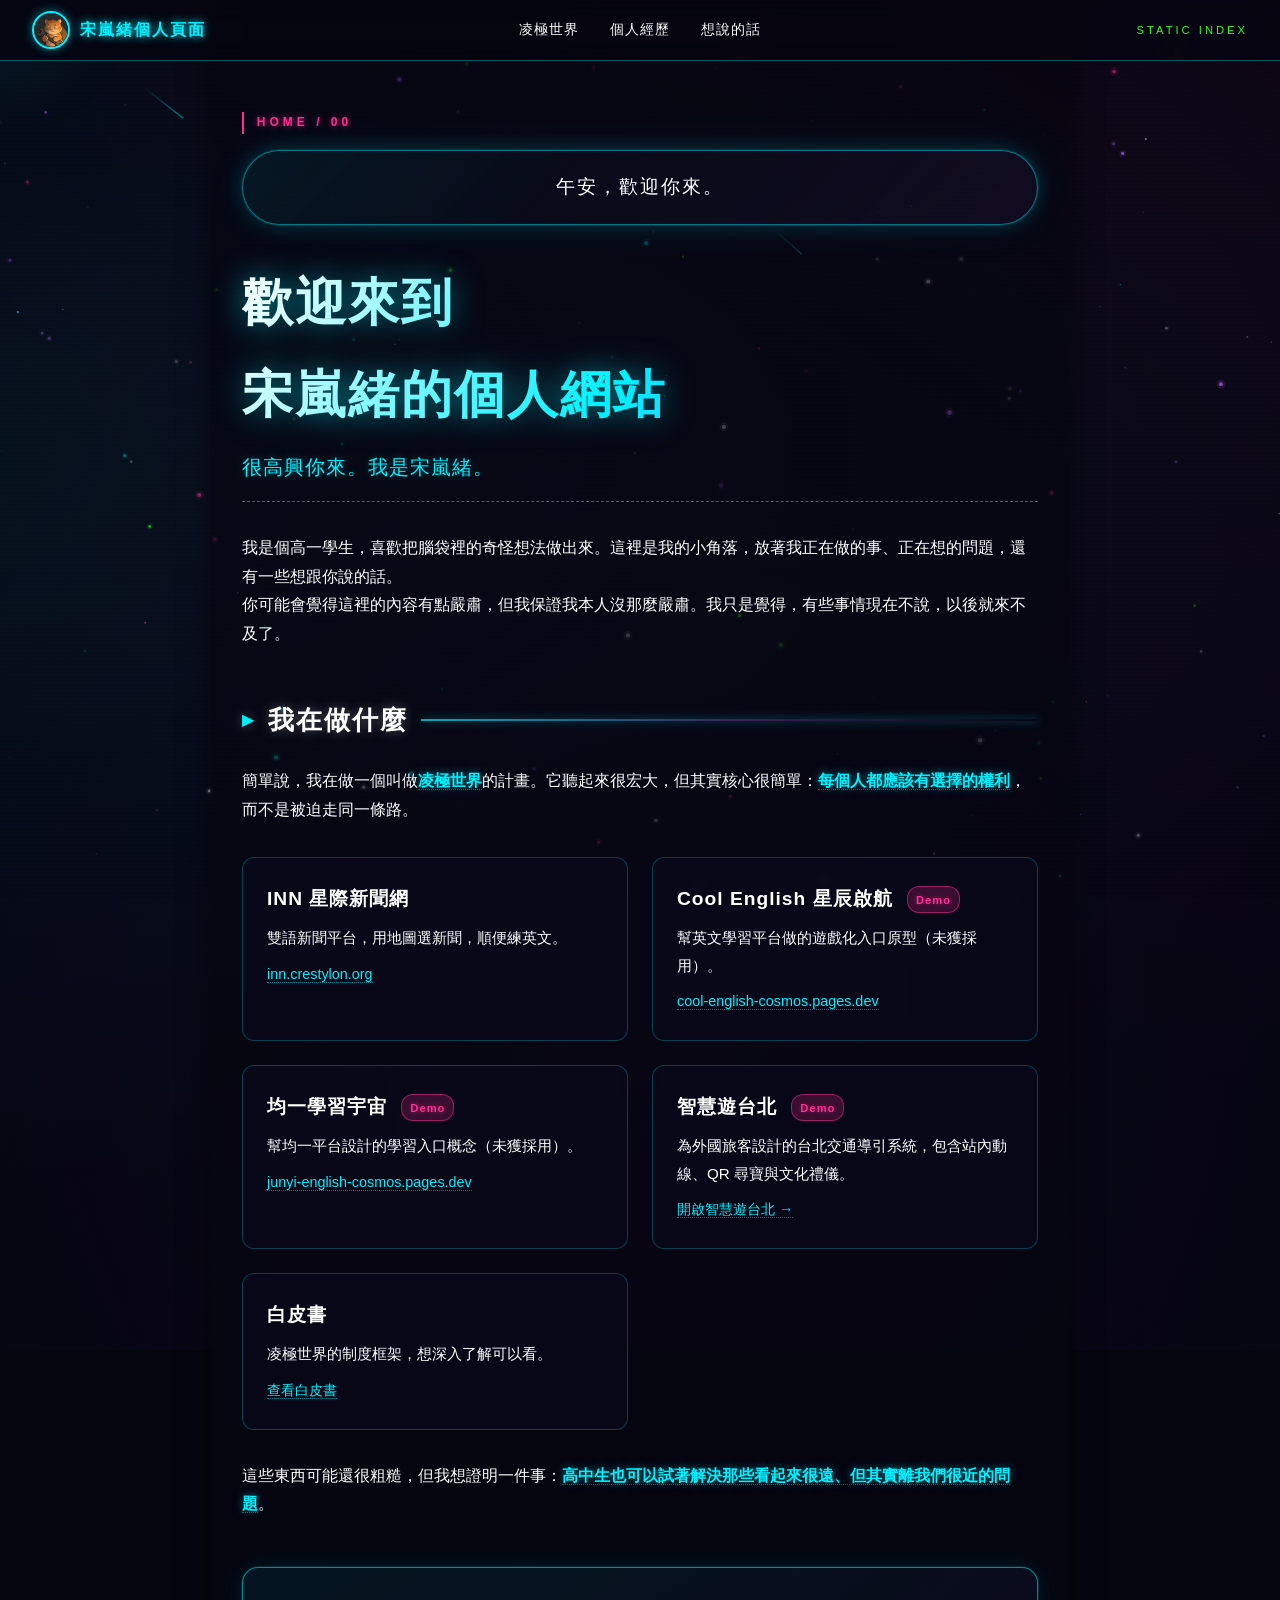
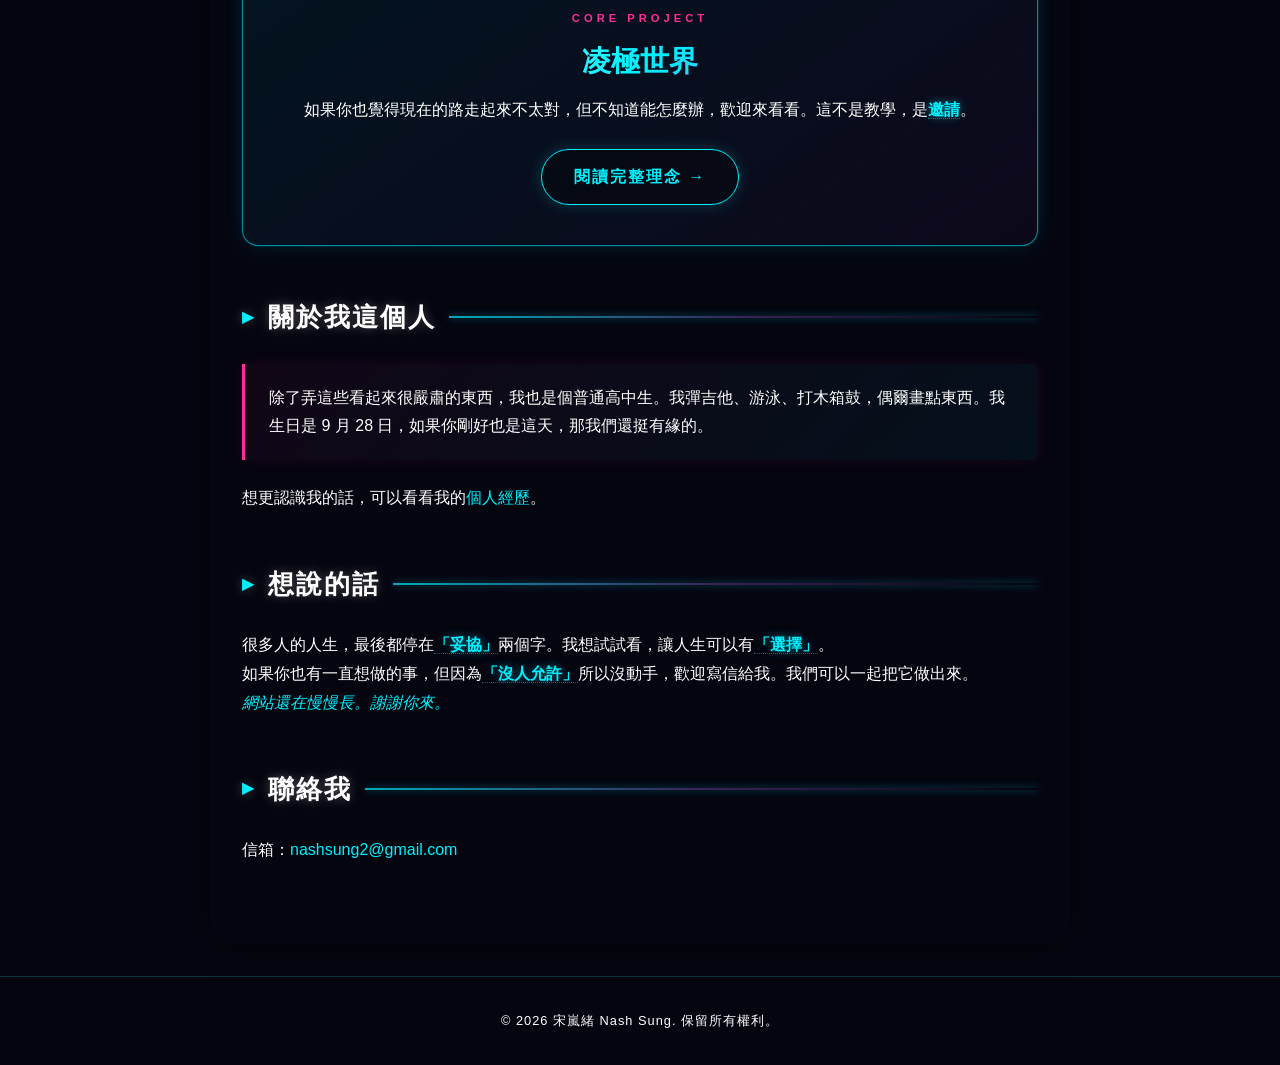
<file: index.html>
<!doctype html>
<html lang="zh-Hant">
  <head>
    <meta charset="utf-8" />
    <meta name="viewport" content="width=device-width, initial-scale=1" />
    <title>宋嵐緒的個人網站 — Nash Pages</title>
    <link rel="icon" type="image/png" href="assets/images/avatar-circle.png" />
    <link rel="stylesheet" href="assets/css/site.css" />
    <style>
      :root {
        --neon-cyan: #00f0ff;
        --neon-magenta: #ff2d95;
        --neon-purple: #b967ff;
        --neon-green: #39ff14;
        --bg-deep: #050510;
        --border-glow: rgba(0, 240, 255, 0.35);
        --ease-out-expo: cubic-bezier(0.22, 1, 0.36, 1);
        --ease-soft: cubic-bezier(0.4, 0, 0.2, 1);
      }
      * { box-sizing: border-box; }
      html { scroll-behavior: smooth; }
      body {
        margin: 0;
        background: var(--bg-deep);
        color: #ffffff;
        font-family: "Noto Sans TC", "微軟正黑體", "Microsoft JhengHei", sans-serif;
        line-height: 1.8;
        overflow-x: hidden;
        position: relative;
      }
      #particle-canvas {
        position: fixed;
        top: 0; left: 0;
        width: 100%; height: 100%;
        z-index: 0;
        pointer-events: none;
      }
      body::before {
        content: "";
        position: fixed;
        top: 0; left: 0;
        width: 100%; height: 100%;
        background: repeating-linear-gradient(
          0deg,
          transparent,
          transparent 2px,
          rgba(0, 0, 0, 0.025) 2px,
          rgba(0, 0, 0, 0.025) 4px
        );
        z-index: 1;
        pointer-events: none;
      }
      body::after {
        content: "";
        position: fixed;
        top: -50%; left: -50%;
        width: 200%; height: 200%;
        background:
          radial-gradient(ellipse at 20% 50%, rgba(0, 240, 255, 0.055) 0%, transparent 60%),
          radial-gradient(ellipse at 80% 20%, rgba(255, 45, 149, 0.045) 0%, transparent 60%),
          radial-gradient(ellipse at 50% 80%, rgba(185, 103, 255, 0.035) 0%, transparent 60%);
        z-index: 0;
        pointer-events: none;
        animation: nebula-drift 40s var(--ease-soft) infinite alternate;
        will-change: transform;
      }
      @keyframes nebula-drift {
        0%   { transform: translate(0, 0) scale(1); }
        33%  { transform: translate(-1.5%, 1%) scale(1.03); }
        66%  { transform: translate(1%, -0.8%) scale(0.97); }
        100% { transform: translate(-0.8%, -1.5%) scale(1.01); }
      }

      /* Header */
      .site-header {
        position: fixed !important;
        top: 0; left: 0; width: 100%;
        z-index: 100;
        background: rgba(5, 5, 16, 0.85) !important;
        backdrop-filter: blur(12px);
        -webkit-backdrop-filter: blur(12px);
        border-bottom: 1px solid var(--border-glow);
        padding: 0.6rem 2rem;
        display: flex;
        align-items: center;
        justify-content: center;
      }
      .site-brand {
        position: absolute;
        left: 2rem;
        display: flex;
        align-items: center;
        gap: 0.6rem;
        text-decoration: none;
        color: var(--neon-cyan) !important;
        font-weight: 700;
        letter-spacing: 2px;
        font-size: 1rem;
        text-shadow: 0 0 8px var(--neon-cyan);
        transition: color 0.4s var(--ease-out-expo),
                    text-shadow 0.4s var(--ease-out-expo);
      }
      .site-brand:hover {
        text-shadow: 0 0 14px var(--neon-cyan), 0 0 28px rgba(0, 240, 255, 0.5);
        color: #fff !important;
      }
      .site-brand-avatar {
        width: 38px;
        height: 38px;
        border-radius: 50%;
        object-fit: cover;
        border: 2px solid var(--neon-cyan);
        box-shadow: 0 0 10px rgba(0, 240, 255, 0.5);
        transition: box-shadow 0.4s var(--ease-out-expo);
      }
      .site-brand:hover .site-brand-avatar {
        box-shadow: 0 0 16px rgba(0, 240, 255, 0.75);
      }
      .site-brand-text {
        white-space: nowrap;
        color: var(--neon-cyan) !important;
      }
      .site-nav {
        display: flex;
        align-items: center;
        gap: 0.2rem;
        flex-wrap: wrap;
        justify-content: center;
      }
      .site-nav a {
        color: #ffffff !important;
        text-decoration: none;
        padding: 0.4rem 0.8rem;
        letter-spacing: 1px;
        font-size: 0.9rem;
        transition: color 0.35s var(--ease-out-expo),
                    border-color 0.35s var(--ease-out-expo),
                    text-shadow 0.35s var(--ease-out-expo),
                    background 0.35s var(--ease-out-expo);
        border: 1px solid transparent;
      }
      .site-nav a:hover,
      .site-nav a.active {
        color: var(--neon-cyan) !important;
        border-color: var(--neon-cyan);
        text-shadow: 0 0 8px var(--neon-cyan);
        background: rgba(0, 240, 255, 0.12);
      }
      .site-status {
        position: absolute;
        right: 2rem;
        color: var(--neon-green) !important;
        font-size: 0.7rem;
        letter-spacing: 3px;
        animation: pulse-status 2.8s var(--ease-soft) infinite;
        white-space: nowrap;
      }
      @keyframes pulse-status {
        0%, 100% {
          opacity: 1;
          text-shadow: 0 0 6px var(--neon-green), 0 0 12px rgba(57, 255, 20, 0.35);
        }
        50% {
          opacity: 0.45;
          text-shadow: none;
        }
      }

      /* Content */
      .page-content {
        position: relative;
        z-index: 2;
        max-width: 860px;
        margin: 0 auto;
        padding: 7rem 2rem 5rem;
        background: rgba(5, 5, 16, 0.6);
        border-radius: 12px;
        box-shadow: 0 0 30px rgba(0, 0, 0, 0.5);
      }
      .page-kicker {
        color: var(--neon-magenta) !important;
        font-size: 0.75rem;
        letter-spacing: 4px;
        text-transform: uppercase;
        border-left: 2px solid var(--neon-magenta);
        padding-left: 0.8rem;
        text-shadow: 0 0 6px rgba(255, 45, 149, 0.7);
        font-weight: 600;
        margin-bottom: 1rem;
      }

      /* ===== 精緻問候框（無旋轉切割問題） ===== */
      .greeting-box {
        margin-bottom: 2rem;
        padding: 1.2rem 1.8rem;
        border: 1px solid rgba(0, 240, 255, 0.45);
        border-radius: 50px;
        background: linear-gradient(
          135deg,
          rgba(0, 240, 255, 0.07) 0%,
          rgba(10, 12, 28, 0.85) 40%,
          rgba(185, 103, 255, 0.06) 100%
        );
        color: #ffffff !important;
        font-size: 1.2rem;
        letter-spacing: 2px;
        text-align: center;
        position: relative;
        overflow: hidden;
        box-shadow:
          0 0 0 1px rgba(0, 240, 255, 0.12),
          0 0 18px rgba(0, 240, 255, 0.18),
          0 0 40px rgba(0, 240, 255, 0.08);
        transition: box-shadow 0.6s var(--ease-out-expo),
                    border-color 0.6s var(--ease-out-expo);
        animation: greeting-breathe 4.5s var(--ease-soft) infinite;
      }
      .greeting-box:hover {
        border-color: rgba(0, 240, 255, 0.7);
        box-shadow:
          0 0 0 1px rgba(0, 240, 255, 0.25),
          0 0 24px rgba(0, 240, 255, 0.28),
          0 0 50px rgba(0, 240, 255, 0.12);
      }
      @keyframes greeting-breathe {
        0%, 100% {
          box-shadow:
            0 0 0 1px rgba(0, 240, 255, 0.12),
            0 0 18px rgba(0, 240, 255, 0.18),
            0 0 40px rgba(0, 240, 255, 0.08);
        }
        50% {
          box-shadow:
            0 0 0 1px rgba(0, 240, 255, 0.22),
            0 0 26px rgba(0, 240, 255, 0.28),
            0 0 55px rgba(0, 240, 255, 0.14);
        }
      }

      h1 {
        font-size: clamp(2rem, 5vw, 3.2rem);
        font-weight: 900;
        letter-spacing: 2px;
        background: linear-gradient(120deg, #ffffff, var(--neon-cyan), var(--neon-purple));
        -webkit-background-clip: text;
        background-clip: text;
        color: transparent;
        filter: drop-shadow(0 0 15px rgba(0, 240, 255, 0.5));
        animation: title-glow 5s var(--ease-soft) infinite alternate;
        margin: 1rem 0 0.5rem;
      }
      @keyframes title-glow {
        0%   { filter: drop-shadow(0 0 12px rgba(0, 240, 255, 0.45)); }
        100% { filter: drop-shadow(0 0 22px rgba(185, 103, 255, 0.6)); }
      }
      .lead {
        font-size: 1.25rem;
        color: var(--neon-cyan) !important;
        border-bottom: 1px dashed rgba(0, 240, 255, 0.5);
        padding-bottom: 1rem;
        letter-spacing: 1px;
        font-weight: 500;
        text-shadow: 0 0 10px rgba(0, 240, 255, 0.3);
        margin-bottom: 2rem;
      }
      .section-title {
        position: relative;
        margin-top: 3rem;
        margin-bottom: 1.5rem;
        font-size: 1.6rem;
        font-weight: 700;
        letter-spacing: 2px;
        color: #ffffff !important;
        text-shadow: 0 0 12px rgba(255, 255, 255, 0.3);
        display: flex;
        align-items: center;
        gap: 0.8rem;
      }
      .section-title::before {
        content: "▸";
        color: var(--neon-cyan) !important;
        font-size: 1.4rem;
      }
      .section-title::after {
        content: "";
        flex: 1;
        height: 2px;
        background: linear-gradient(90deg, rgba(0, 240, 255, 0.7), rgba(185, 103, 255, 0.3), transparent);
        box-shadow: 0 0 8px rgba(0, 240, 255, 0.5);
      }

      /* Project cards */
      .project-grid {
        display: grid;
        grid-template-columns: repeat(auto-fit, minmax(260px, 1fr));
        gap: 1.5rem;
        margin: 2rem 0;
      }
      .project-card {
        background: rgba(10, 10, 30, 0.5);
        border: 1px solid rgba(0, 240, 255, 0.25);
        border-radius: 12px;
        padding: 1.5rem;
        transition: border-color 0.45s var(--ease-out-expo),
                    box-shadow 0.45s var(--ease-out-expo),
                    transform 0.5s var(--ease-out-expo);
        position: relative;
        overflow: hidden;
        backdrop-filter: blur(4px);
      }
      .project-card::before {
        content: "";
        position: absolute;
        top: 0; left: 0;
        width: 100%; height: 2px;
        background: linear-gradient(90deg, transparent, var(--neon-cyan), transparent);
        opacity: 0;
        transition: opacity 0.45s var(--ease-out-expo);
      }
      .project-card::after {
        content: "";
        position: absolute;
        top: 0; right: 0;
        width: 100%; height: 100%;
        background: radial-gradient(circle at top right, rgba(0, 240, 255, 0.1), transparent 70%);
        opacity: 0;
        transition: opacity 0.45s var(--ease-out-expo);
      }
      .project-card:hover {
        border-color: rgba(0, 240, 255, 0.75);
        box-shadow: 0 8px 28px rgba(0, 240, 255, 0.28), 0 0 50px rgba(185, 103, 255, 0.12);
        transform: translateY(-6px);
      }
      .project-card:hover::before,
      .project-card:hover::after {
        opacity: 1;
      }
      .project-card h3 {
        margin: 0 0 0.5rem;
        font-size: 1.2rem;
        color: #ffffff !important;
        letter-spacing: 1px;
        position: relative;
        z-index: 1;
      }
      .project-card p {
        margin: 0 0 0.5rem;
        color: #ffffff !important;
        font-size: 0.95rem;
        position: relative;
        z-index: 1;
      }
      .project-card a {
        color: var(--neon-cyan) !important;
        text-decoration: none;
        border-bottom: 1px dotted rgba(0, 240, 255, 0.5);
        transition: color 0.35s var(--ease-out-expo),
                    text-shadow 0.35s var(--ease-out-expo);
        font-size: 0.9rem;
        position: relative;
        z-index: 1;
      }
      .project-card a:hover {
        color: #ffffff !important;
        text-shadow: 0 0 10px var(--neon-cyan);
      }
      .badge {
        display: inline-block;
        padding: 0.15rem 0.5rem;
        border-radius: 12px;
        font-size: 0.7rem;
        font-weight: 700;
        letter-spacing: 1px;
        margin-left: 0.5rem;
        vertical-align: middle;
        background: rgba(255, 45, 149, 0.2);
        color: var(--neon-magenta) !important;
        border: 1px solid rgba(255, 45, 149, 0.5);
        text-shadow: 0 0 4px rgba(255, 45, 149, 0.5);
      }
      .highlight {
        color: var(--neon-cyan) !important;
        font-weight: 700;
        text-shadow: 0 0 8px rgba(0, 240, 255, 0.5);
        border-bottom: 1px dotted rgba(0, 240, 255, 0.4);
      }
      .about-highlight {
        background: linear-gradient(135deg, rgba(255, 45, 149, 0.05), rgba(0, 240, 255, 0.05));
        border-left: 3px solid var(--neon-magenta);
        padding: 1.2rem 1.5rem;
        border-radius: 0 8px 8px 0;
        margin: 1.5rem 0;
        box-shadow: 0 0 15px rgba(255, 45, 149, 0.1);
      }

      /* Callout */
      .crestylon-callout {
        margin-top: 3rem;
        padding: 2.5rem 2rem;
        border: 1px solid rgba(0, 240, 255, 0.55);
        border-radius: 16px;
        background: linear-gradient(145deg, rgba(0, 240, 255, 0.07), rgba(185, 103, 255, 0.05));
        text-align: center;
        position: relative;
        overflow: hidden;
        box-shadow:
          0 0 0 1px rgba(0, 240, 255, 0.1),
          0 0 25px rgba(0, 240, 255, 0.12);
        animation: callout-breathe 5.5s var(--ease-soft) infinite;
      }
      @keyframes callout-breathe {
        0%, 100% {
          box-shadow:
            0 0 0 1px rgba(0, 240, 255, 0.1),
            0 0 25px rgba(0, 240, 255, 0.12);
        }
        50% {
          box-shadow:
            0 0 0 1px rgba(0, 240, 255, 0.2),
            0 0 32px rgba(0, 240, 255, 0.2),
            0 0 50px rgba(185, 103, 255, 0.1);
        }
      }
      .callout-label {
        color: var(--neon-magenta) !important;
        font-size: 0.7rem;
        letter-spacing: 4px;
        font-weight: 600;
        margin-bottom: 0.5rem;
        position: relative;
        z-index: 1;
      }
      .callout-title {
        font-size: 1.8rem;
        font-weight: 900;
        background: linear-gradient(120deg, #fff, var(--neon-cyan), var(--neon-purple));
        -webkit-background-clip: text;
        background-clip: text;
        color: transparent;
        margin: 0 0 0.5rem;
        position: relative;
        z-index: 1;
      }
      .callout-text {
        color: #ffffff !important;
        margin-bottom: 1.5rem;
        position: relative;
        z-index: 1;
      }
      .callout-button {
        display: inline-block;
        padding: 0.8rem 2rem;
        border: 1px solid var(--neon-cyan);
        border-radius: 50px;
        color: var(--neon-cyan) !important;
        font-weight: 600;
        letter-spacing: 2px;
        text-decoration: none;
        transition: all 0.45s var(--ease-out-expo);
        position: relative;
        z-index: 1;
        background: rgba(0, 0, 0, 0.3);
        box-shadow: 0 0 15px rgba(0, 240, 255, 0.2);
      }
      .callout-button:hover {
        background: rgba(0, 240, 255, 0.15);
        color: #ffffff !important;
        box-shadow: 0 0 30px rgba(0, 240, 255, 0.45);
        transform: scale(1.04);
      }

      .site-footer {
        position: relative;
        z-index: 2;
        text-align: center;
        padding: 2rem;
        color: #ffffff !important;
        font-size: 0.8rem;
        letter-spacing: 1px;
        border-top: 1px solid rgba(0, 240, 255, 0.2);
        margin-top: 2rem;
      }
      #cursor-glow {
        position: fixed;
        width: 280px;
        height: 280px;
        border-radius: 50%;
        background: radial-gradient(circle, rgba(0, 240, 255, 0.07) 0%, transparent 70%);
        pointer-events: none;
        z-index: 0;
        transform: translate(-50%, -50%);
        transition: opacity 0.3s;
      }

      /* Reveal animation helper */
      .reveal {
        opacity: 0;
        transform: translateY(18px);
        transition: opacity 0.7s var(--ease-out-expo),
                    transform 0.7s var(--ease-out-expo);
      }
      .reveal.visible {
        opacity: 1;
        transform: translateY(0);
      }
      .reveal-delay-1 { transition-delay: 0.08s; }
      .reveal-delay-2 { transition-delay: 0.16s; }
      .reveal-delay-3 { transition-delay: 0.24s; }

      @media (max-width: 600px) {
        .site-header {
          position: relative;
          flex-direction: column;
          align-items: center;
          padding: 0.5rem 1rem;
          height: auto;
        }
        .site-brand { position: static; margin-bottom: 0.3rem; }
        .site-nav {
          width: 100%;
          justify-content: center;
          flex-wrap: wrap;
          gap: 0.2rem;
        }
        .site-nav a {
          padding: 0.3rem 0.6rem;
          font-size: 0.8rem;
          margin: 0;
        }
        .site-status {
          position: static;
          margin-top: 0.3rem;
        }
        .page-content {
          padding: 6rem 1.2rem 3rem;
          background: rgba(5, 5, 16, 0.8);
        }
        .project-grid { grid-template-columns: 1fr; }
      }
    </style>
  </head>
  <body>
    <canvas id="particle-canvas"></canvas>
    <div id="cursor-glow"></div>

    <header class="site-header" data-site-navigation>
      <a class="site-brand" href="/" aria-label="宋嵐緒個人頁面首頁">
        <img
          class="site-brand-avatar"
          src="assets/images/avatar-circle.png"
          alt="宋嵐緒的角色插圖"
        />
        <span class="site-brand-text">宋嵐緒個人頁面</span>
      </a>
      <nav class="site-nav" aria-label="網站導覽" data-navigation-list></nav>
      <span class="site-status">STATIC INDEX</span>
    </header>

    <main class="page-content content-text">
      <p class="page-kicker reveal visible">HOME / 00</p>
      <div class="greeting-box reveal visible" id="greeting">載入中...</div>
      <h1 class="reveal visible">歡迎來到<br>宋嵐緒的個人網站</h1>
      <p class="lead reveal visible">很高興你來。我是宋嵐緒。</p>
      <p class="reveal reveal-delay-1">
        我是個高一學生，喜歡把腦袋裡的奇怪想法做出來。這裡是我的小角落，放著我正在做的事、正在想的問題，還有一些想跟你說的話。
      </p>
      <p class="reveal reveal-delay-2">
        你可能會覺得這裡的內容有點嚴肅，但我保證我本人沒那麼嚴肅。我只是覺得，有些事情現在不說，以後就來不及了。
      </p>

      <h2 class="section-title reveal">我在做什麼</h2>
      <p class="reveal reveal-delay-1">
        簡單說，我在做一個叫做<span class="highlight">凌極世界</span>的計畫。它聽起來很宏大，但其實核心很簡單：<span class="highlight">每個人都應該有選擇的權利</span>，而不是被迫走同一條路。
      </p>

      <div class="project-grid">
        <div class="project-card reveal reveal-delay-1">
          <h3>INN 星際新聞網</h3>
          <p>雙語新聞平台，用地圖選新聞，順便練英文。</p>
          <a href="https://inn.crestylon.org" target="_blank" rel="noreferrer">inn.crestylon.org</a>
        </div>
        <div class="project-card reveal reveal-delay-1">
          <h3>Cool English 星辰啟航 <span class="badge">Demo</span></h3>
          <p>幫英文學習平台做的遊戲化入口原型（未獲採用）。</p>
          <a href="https://cool-english-cosmos.pages.dev" target="_blank" rel="noreferrer">cool-english-cosmos.pages.dev</a>
        </div>
        <div class="project-card reveal reveal-delay-2">
          <h3>均一學習宇宙 <span class="badge">Demo</span></h3>
          <p>幫均一平台設計的學習入口概念（未獲採用）。</p>
          <a href="https://junyi-english-cosmos.pages.dev" target="_blank" rel="noreferrer">junyi-english-cosmos.pages.dev</a>
        </div>
        <div class="project-card reveal reveal-delay-2">
          <h3>智慧遊台北 <span class="badge">Demo</span></h3>
          <p>為外國旅客設計的台北交通導引系統，包含站內動線、QR 尋寶與文化禮儀。</p>
          <a href="pages/bus-system.html">開啟智慧遊台北 →</a>
        </div>
        <div class="project-card reveal reveal-delay-2">
          <h3>白皮書</h3>
          <p>凌極世界的制度框架，想深入了解可以看。</p>
          <a href="https://drive.google.com/file/d/1BlAY-MZT3m6V2fi6ZN6QS2MGVLwHD58V/view" target="_blank" rel="noreferrer">查看白皮書</a>
        </div>
      </div>

      <p class="reveal reveal-delay-3">
        這些東西可能還很粗糙，但我想證明一件事：<span class="highlight">高中生也可以試著解決那些看起來很遠、但其實離我們很近的問題</span>。
      </p>

      <div class="crestylon-callout reveal reveal-delay-2">
        <p class="callout-label">CORE PROJECT</p>
        <h2 class="callout-title">凌極世界</h2>
        <p class="callout-text">
          如果你也覺得現在的路走起來不太對，但不知道能怎麼辦，歡迎來看看。這不是教學，是<span class="highlight">邀請</span>。
        </p>
        <a class="callout-button" href="pages/crestylon.html">閱讀完整理念 →</a>
      </div>

      <h2 class="section-title reveal">關於我這個人</h2>
      <div class="about-highlight reveal reveal-delay-1">
        <p style="margin:0;">
          除了弄這些看起來很嚴肅的東西，我也是個普通高中生。我彈吉他、游泳、打木箱鼓，偶爾畫點東西。我生日是 9 月 28 日，如果你剛好也是這天，那我們還挺有緣的。
        </p>
      </div>
      <p class="reveal reveal-delay-2">
        想更認識我的話，可以看看我的<a href="pages/experience.html">個人經歷</a>。
      </p>

      <h2 class="section-title reveal">想說的話</h2>
      <p class="reveal reveal-delay-1">
        很多人的人生，最後都停在<span class="highlight">「妥協」</span>兩個字。我想試試看，讓人生可以有<span class="highlight">「選擇」</span>。
      </p>
      <p class="reveal reveal-delay-2">
        如果你也有一直想做的事，但因為<span class="highlight">「沒人允許」</span>所以沒動手，歡迎寫信給我。我們可以一起把它做出來。
      </p>
      <p class="reveal reveal-delay-3" style="font-style: italic; color: var(--neon-cyan) !important;">
        網站還在慢慢長。謝謝你來。
      </p>

      <h2 class="section-title reveal">聯絡我</h2>
      <p class="reveal reveal-delay-1">
        信箱：<a href="mailto:nashsung2@gmail.com">nashsung2@gmail.com</a>
      </p>
    </main>

    <footer class="site-footer">
      © 2026 宋嵐緒 Nash Sung. 保留所有權利。
    </footer>

    <script src="assets/js/nav.js"></script>
    <script>
      (function () {
        /* Greeting */
        const greetingBox = document.getElementById("greeting");
        if (greetingBox) {
          const hour = new Date().getHours();
          let greetingText = "";
          if (hour >= 5 && hour < 12) greetingText = "早安，歡迎你來。";
          else if (hour >= 12 && hour < 18) greetingText = "午安，歡迎你來。";
          else if (hour >= 18 && hour < 23) greetingText = "晚安，歡迎你來。";
          else greetingText = "凌晨好，歡迎你來。";
          greetingBox.textContent = greetingText;
        }

        /* Particles */
        const canvas = document.getElementById("particle-canvas");
        if (!canvas) return;
        const ctx = canvas.getContext("2d");
        let width, height;
        let particles = [];
        let mouseX = -9999, mouseY = -9999;
        let targetScrollY = window.scrollY;
        let smoothScrollY = targetScrollY;

        function resize() {
          width = canvas.width = window.innerWidth;
          height = canvas.height = window.innerHeight;
        }
        resize();
        window.addEventListener("resize", resize);

        const COLORS = [
          "rgba(0, 240, 255,",
          "rgba(255, 45, 149,",
          "rgba(185, 103, 255,",
          "rgba(255, 255, 255,",
          "rgba(57, 255, 20,",
        ];

        class Particle {
          constructor() {
            this.reset();
            this.z = Math.random();
          }
          reset() {
            this.x = Math.random() * width;
            this.y = Math.random() * height;
            this.size = Math.random() * 1.8 + 0.4;
            this.speedX = (Math.random() - 0.5) * 0.25;
            this.speedY = (Math.random() - 0.5) * 0.18 - 0.04;
            this.color = COLORS[Math.floor(Math.random() * COLORS.length)];
            this.opacity = Math.random() * 0.55 + 0.2;
            this.twinkleSpeed = Math.random() * 0.018 + 0.004;
            this.twinklePhase = Math.random() * Math.PI * 2;
          }
          update() {
            this.x += this.speedX;
            this.y += this.speedY;
            this.twinklePhase += this.twinkleSpeed;
            if (this.x < -10 || this.x > width + 10 || this.y < -10 || this.y > height + 10) {
              this.reset();
            }
          }
          draw() {
            const twinkle = Math.sin(this.twinklePhase) * 0.28 + 0.72;
            const alpha = this.opacity * twinkle;
            const size = this.size * twinkle + 0.25;
            ctx.beginPath();
            ctx.arc(this.x, this.y, size, 0, Math.PI * 2);
            ctx.fillStyle = this.color + alpha + ")";
            ctx.fill();
            if (this.size > 1.1) {
              ctx.beginPath();
              ctx.arc(this.x, this.y, size * 2.2, 0, Math.PI * 2);
              ctx.fillStyle = this.color + (alpha * 0.18) + ")";
              ctx.fill();
            }
          }
        }

        class ShootingStar {
          constructor() { this.spawn(); }
          spawn() {
            this.x = Math.random() * width * 1.2 - width * 0.1;
            this.y = Math.random() * height * 0.4;
            this.length = Math.random() * 70 + 35;
            this.speed = Math.random() * 3.5 + 2.8;
            this.angle = Math.PI / 4 + (Math.random() - 0.5) * 0.25;
            this.opacity = Math.random() * 0.65 + 0.3;
            this.life = 0;
            this.maxLife = 55 + Math.random() * 35;
            this.color = Math.random() > 0.5 ? "0, 240, 255" : "255, 45, 149";
          }
          update() {
            this.x += Math.cos(this.angle) * this.speed;
            this.y += Math.sin(this.angle) * this.speed;
            this.life++;
            if (this.life > this.maxLife || this.x > width + 100 || this.y > height + 100) {
              this.spawn();
            }
          }
          draw() {
            const fade = this.life < 12
              ? this.life / 12
              : 1 - (this.life - 12) / this.maxLife;
            const gradient = ctx.createLinearGradient(
              this.x, this.y,
              this.x - Math.cos(this.angle) * this.length,
              this.y - Math.sin(this.angle) * this.length
            );
            gradient.addColorStop(0, "rgba(" + this.color + ", " + (this.opacity * fade) + ")");
            gradient.addColorStop(1, "rgba(" + this.color + ", 0)");
            ctx.beginPath();
            ctx.moveTo(this.x, this.y);
            ctx.lineTo(
              this.x - Math.cos(this.angle) * this.length,
              this.y - Math.sin(this.angle) * this.length
            );
            ctx.strokeStyle = gradient;
            ctx.lineWidth = 1.4;
            ctx.stroke();
          }
        }

        const particleCount = Math.min(140, Math.floor(window.innerWidth / 7));
        for (let i = 0; i < particleCount; i++) {
          particles.push(new Particle());
        }
        const shootingStars = [];
        for (let i = 0; i < 2; i++) {
          shootingStars.push(new ShootingStar());
        }

        document.addEventListener("mousemove", (e) => {
          mouseX = e.clientX;
          mouseY = e.clientY;
          const glow = document.getElementById("cursor-glow");
          if (glow) {
            glow.style.left = mouseX + "px";
            glow.style.top = mouseY + "px";
          }
        });

        window.addEventListener("scroll", () => {
          targetScrollY = window.scrollY;
        }, { passive: true });

        function animate() {
          smoothScrollY += (targetScrollY - smoothScrollY) * 0.08;
          ctx.clearRect(0, 0, width, height);

          particles.forEach((p) => {
            p.update();
            const parallaxY = p.y - smoothScrollY * p.z * 0.12;
            const drawY = ((parallaxY % height) + height) % height;
            const originalY = p.y;
            p.y = drawY;
            p.draw();
            p.y = originalY;
          });

          shootingStars.forEach((s) => {
            s.update();
            s.draw();
          });

          if (mouseX > -9999) {
            particles.forEach((p) => {
              const dx = p.x - mouseX;
              const dy = p.y - mouseY;
              const dist = Math.sqrt(dx * dx + dy * dy);
              if (dist < 110) {
                const force = ((110 - dist) / 110) * 0.4;
                p.x += (dx / dist) * force;
                p.y += (dy / dist) * force;
              }
            });
          }

          requestAnimationFrame(animate);
        }
        animate();

        /* Reveal on scroll */
        const observer = new IntersectionObserver(
          (entries) => {
            entries.forEach((entry) => {
              if (entry.isIntersecting) {
                entry.target.classList.add("visible");
              }
            });
          },
          { threshold: 0.12, rootMargin: "0px 0px -40px 0px" }
        );
        document.querySelectorAll(".reveal").forEach((el) => {
          if (!el.classList.contains("visible")) {
            observer.observe(el);
          }
        });
      })();
    </script>
  </body>
</html>
</file>
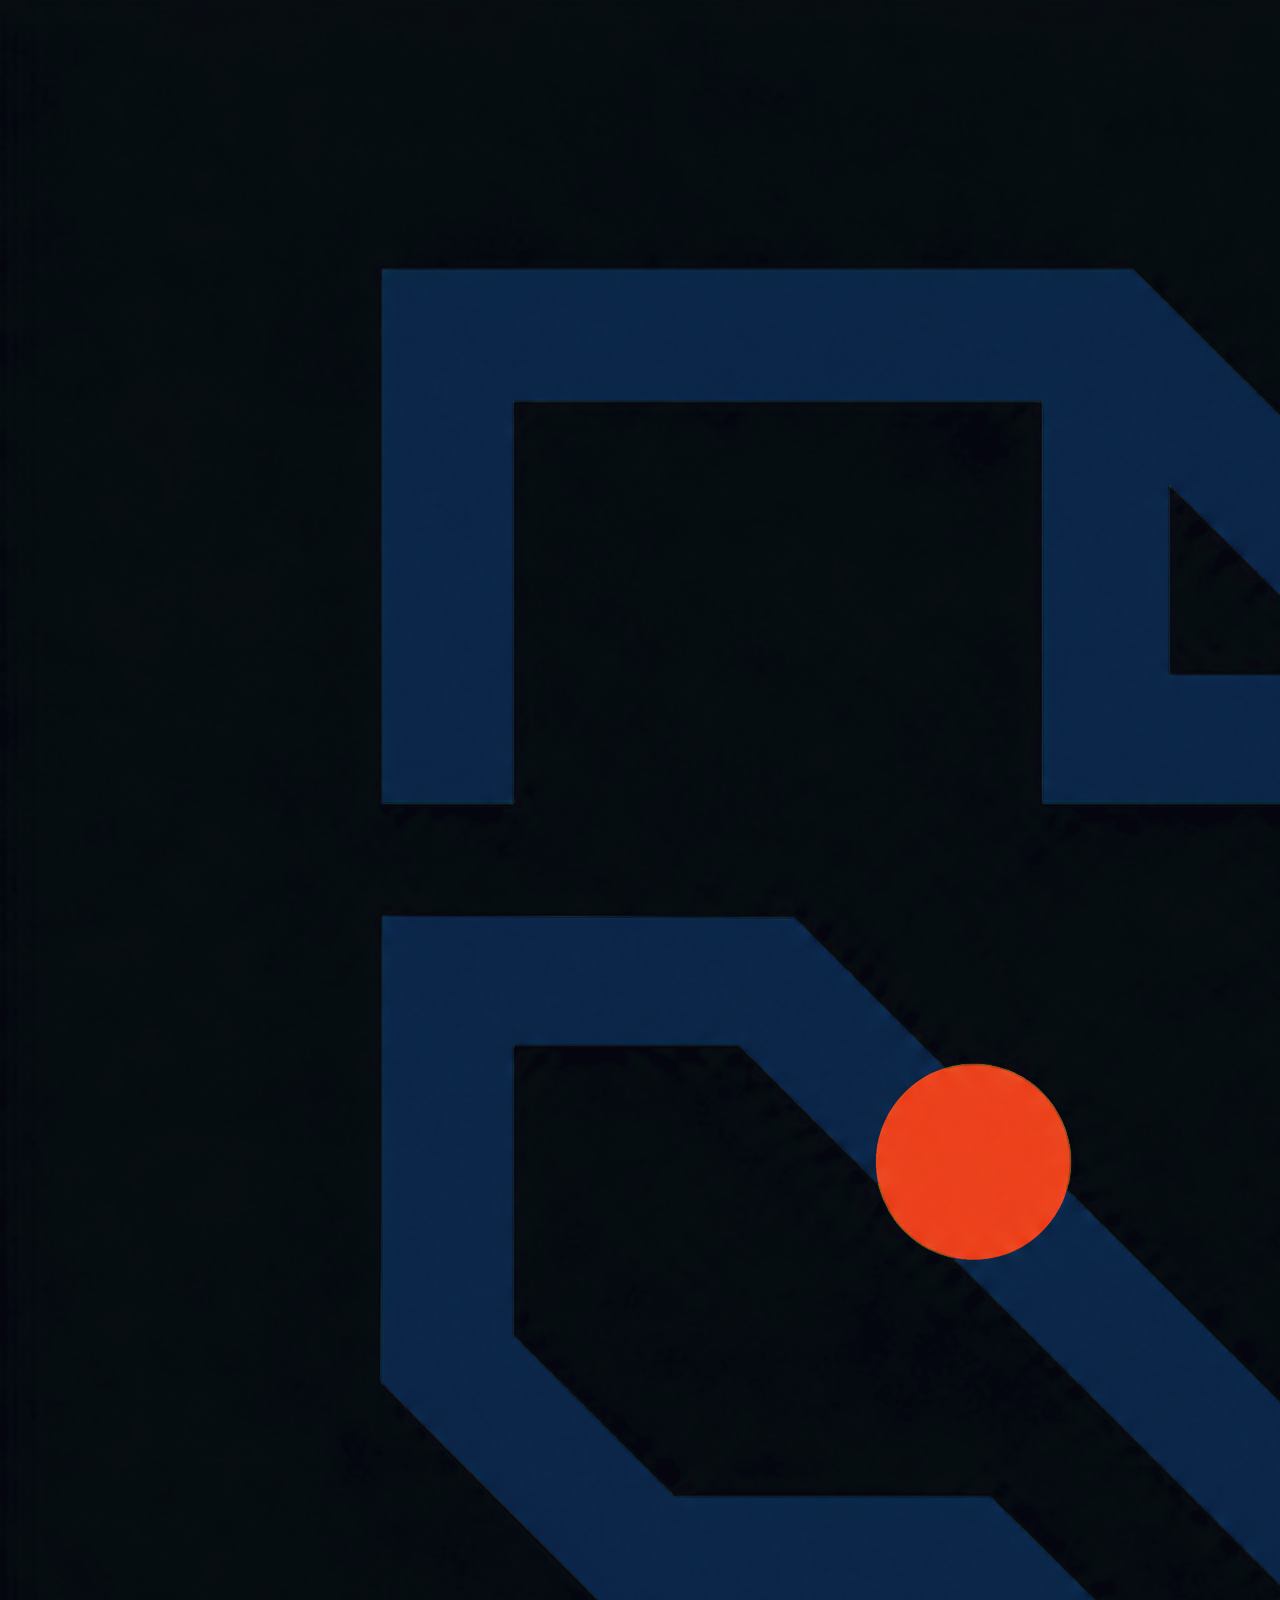
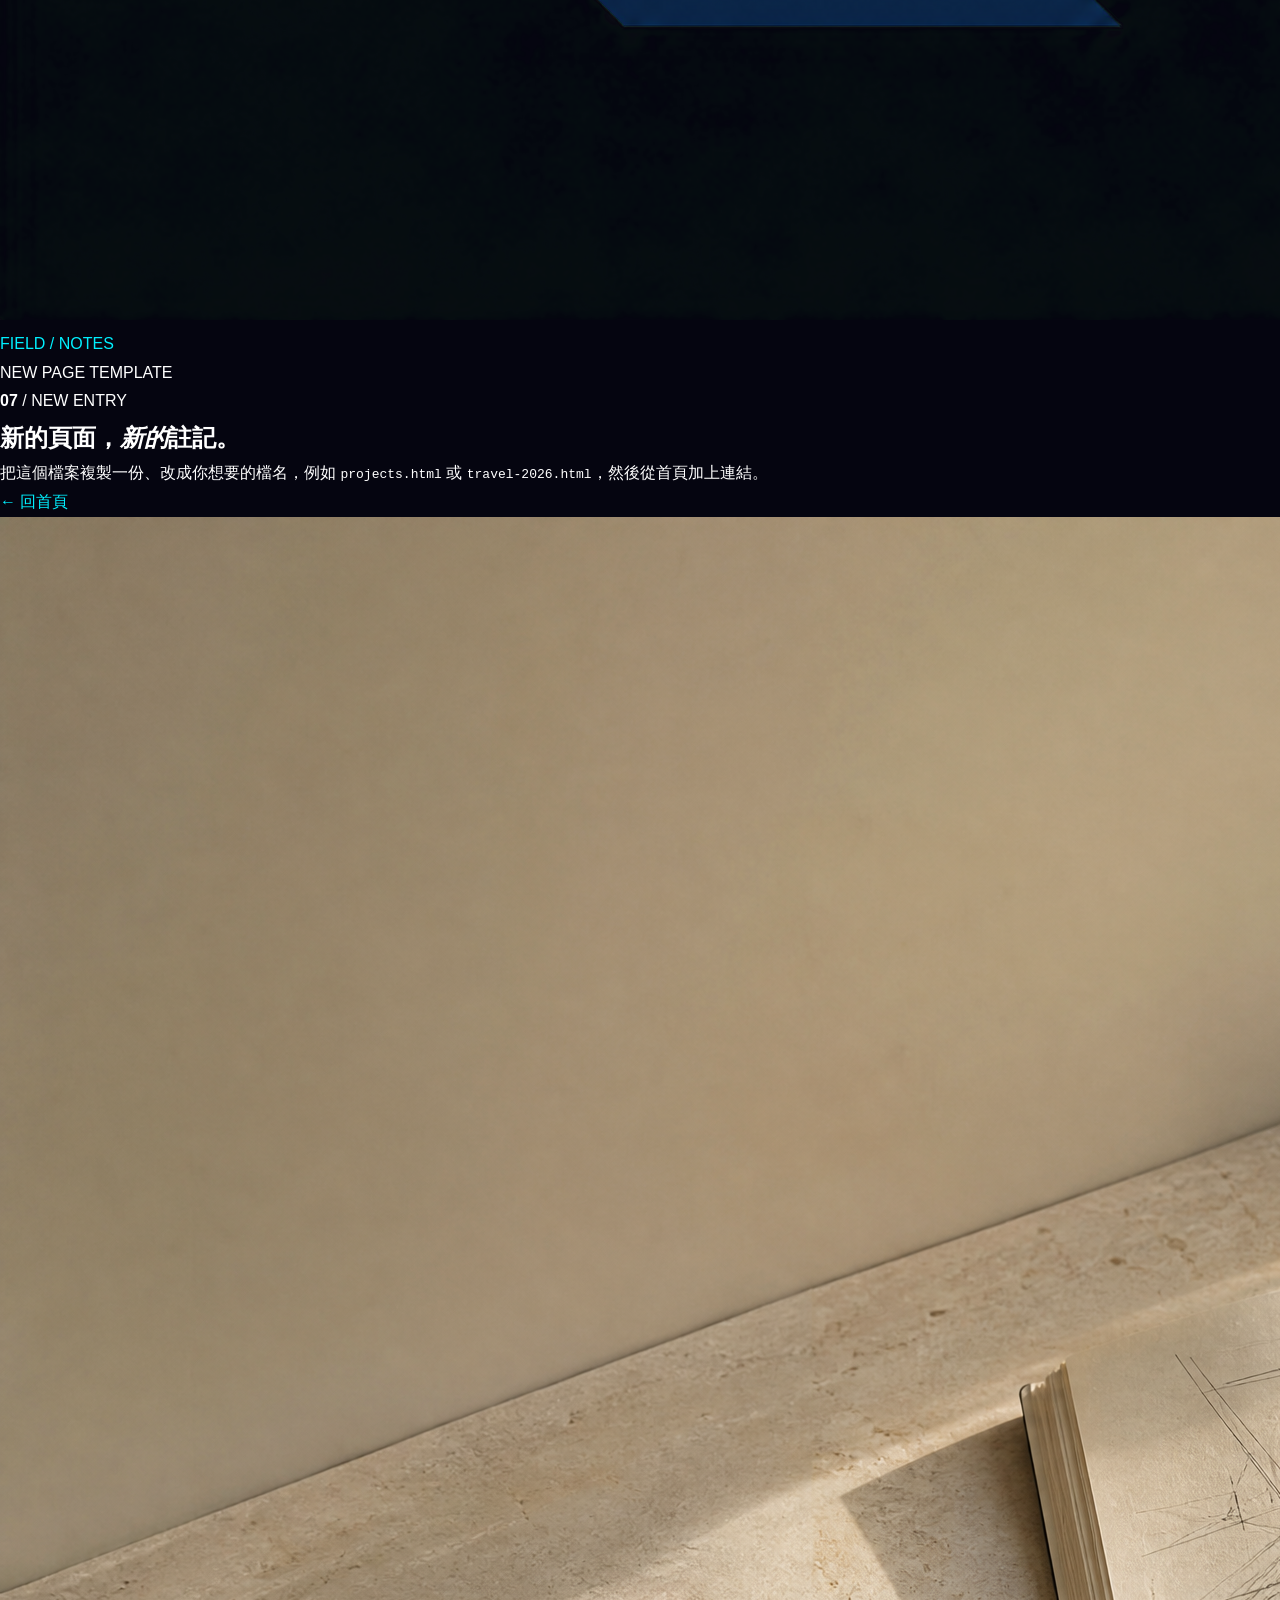
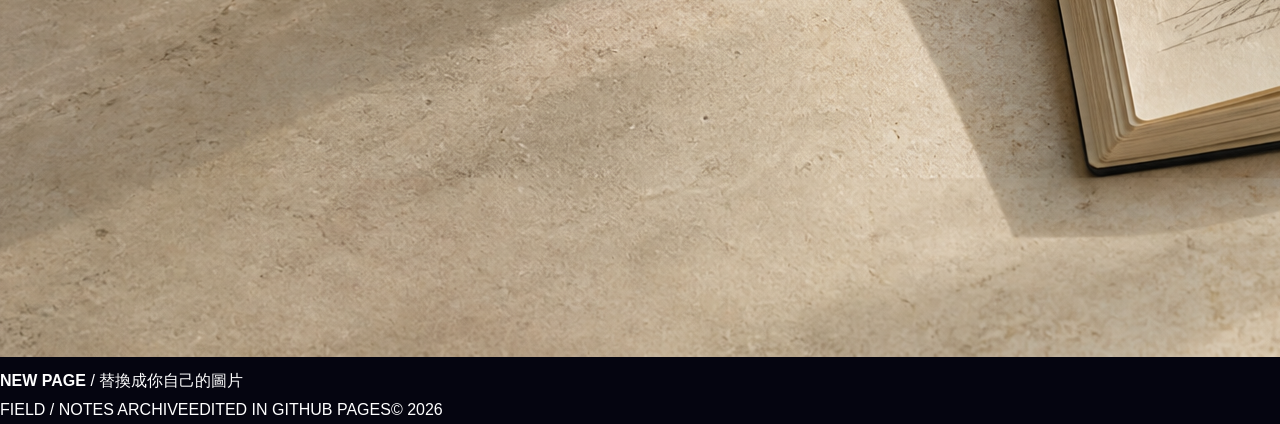
<file: new-page.html>
<!doctype html>
<html lang="zh-Hant">
  <head><meta charset="utf-8" /><meta name="viewport" content="width=device-width, initial-scale=1" /><link rel="stylesheet" href="assets/css/site.css" /><title>新頁面 — 你的名字</title></head>
  <body>
    <header class="archive-header"><a class="archive-mark" href="index.html"><img src="assets/images/field-notes-logo.png" alt="折頁與座標點標記" /><span>FIELD / NOTES</span></a><div class="archive-header-meta"><span>NEW PAGE TEMPLATE</span></div></header>
    <main>
      <section class="archive-hero" style="min-height: 560px;"><div class="hero-copy"><p class="eyebrow"><b>07</b> / NEW ENTRY</p><h1>新的頁面，<em>新的</em>註記。</h1><p>把這個檔案複製一份、改成你想要的檔名，例如 <code>projects.html</code> 或 <code>travel-2026.html</code>，然後從首頁加上連結。</p><a class="archive-cta" href="index.html">← 回首頁</a></div><figure class="hero-image-wrap"><img src="assets/images/hero.jpg" alt="範例圖片" /><figcaption><b>NEW PAGE</b> / 替換成你自己的圖片</figcaption></figure></section>
    </main>
    <footer class="archive-footer"><span>FIELD / NOTES ARCHIVE</span><span>EDITED IN GITHUB PAGES</span><span>© 2026</span></footer>
  </body>
</html>
</file>
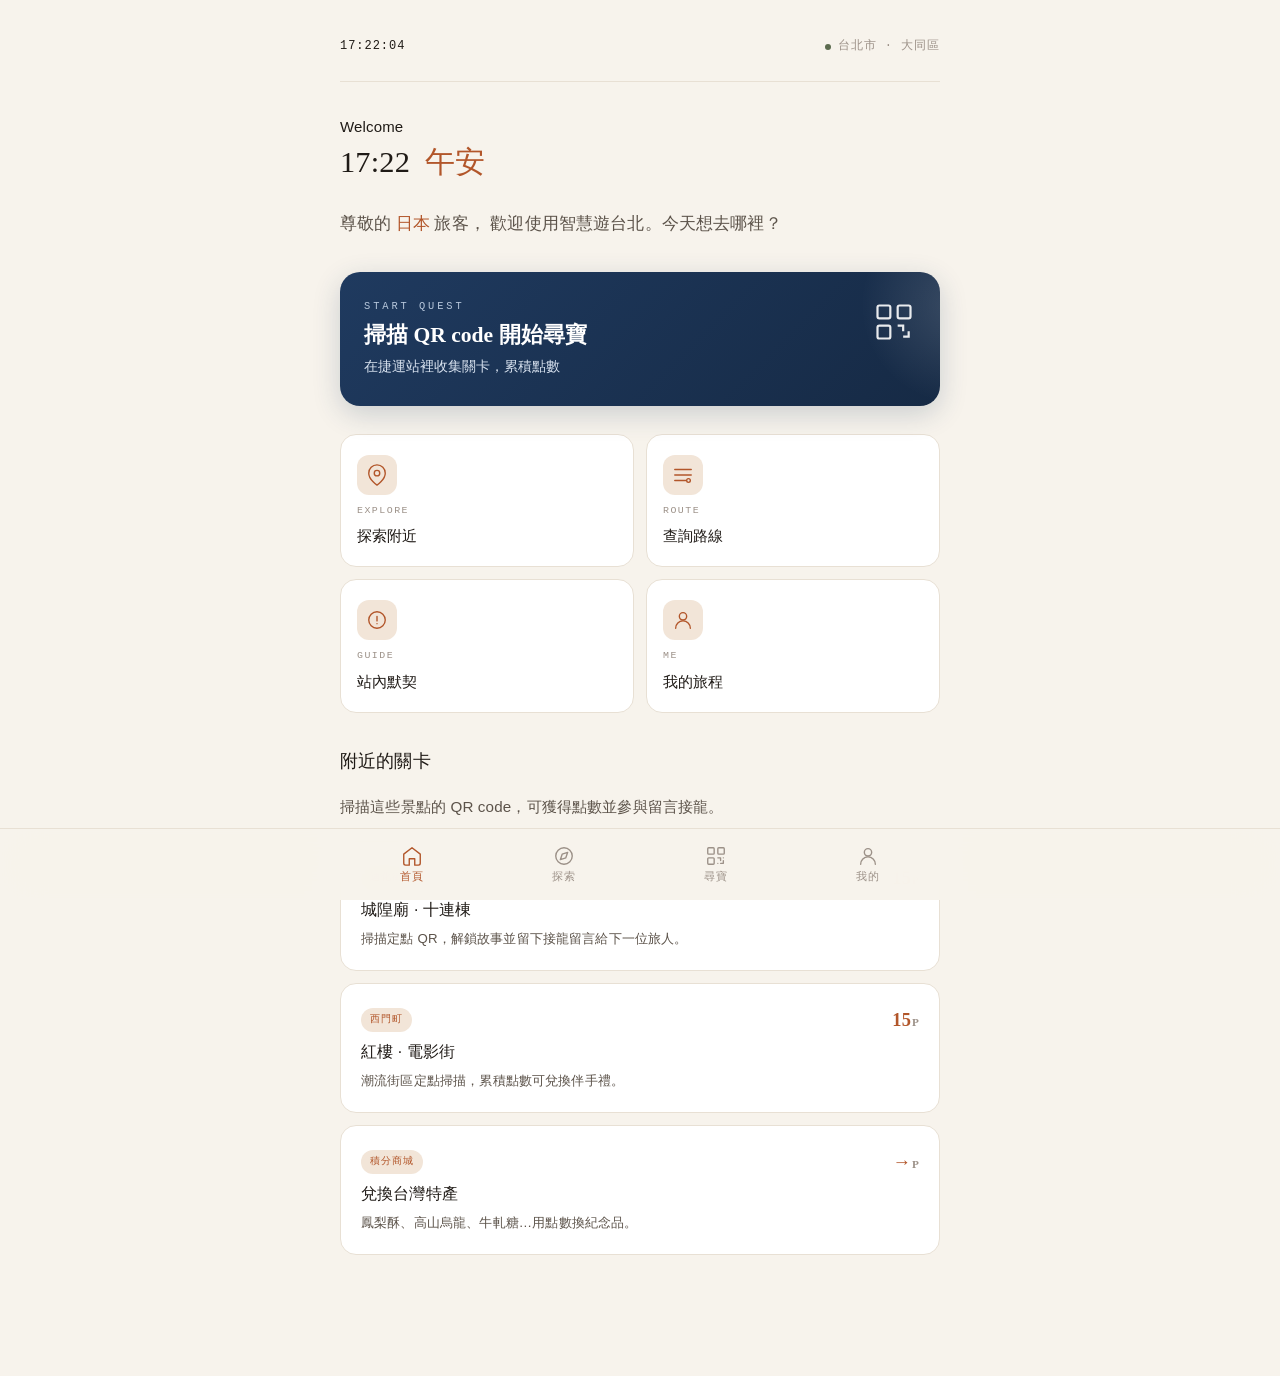
<file: pages/bus-system.html>
<!doctype html>
<html lang="zh-Hant" style="color-scheme: light only;">
  <head>
    <meta charset="utf-8" />
    <meta name="viewport" content="width=device-width, initial-scale=1, viewport-fit=cover" />
    <meta name="color-scheme" content="light only" />
    <meta name="theme-color" content="#f7f3ec" />
    <title>智慧遊台北 · 積分商城與接龍</title>
    <link rel="stylesheet" href="../assets/css/site.css" />
    <style>
      html { color-scheme: light only !important; -webkit-text-size-adjust: 100%; }
      :root { forced-color-adjust: none; }
      * { box-sizing: border-box; -webkit-box-sizing: border-box; }
      html, body { margin: 0; padding: 0; }
      body {
        background: #f7f3ec !important; color: #1f1a16 !important;
        font-family: "Noto Sans TC", -apple-system, "Segoe UI", "Microsoft JhengHei", sans-serif;
        font-size: 15px; line-height: 1.75; overflow-x: hidden; min-height: 100vh;
        letter-spacing: 0.01em; -webkit-font-smoothing: antialiased;
      }
      @media (prefers-color-scheme: dark) {
        html, body { background: #f7f3ec !important; color: #1f1a16 !important; }
      }

      /* 主容器（已移除上導覽列） */
      .app { max-width: 640px; margin: 0 auto; padding: 1.5rem 1.25rem 7rem; position: relative; }

      /* 狀態列 */
      .status {
        display: flex; align-items: center; justify-content: space-between;
        padding: 0.75rem 0 1.5rem; border-bottom: 1px solid #e8e0d4; margin-bottom: 2rem;
        font-size: 0.75rem; letter-spacing: 0.08em; color: #9c9188 !important;
        font-family: "SF Mono", monospace;
      }
      .status-time { color: #1f1a16 !important; font-weight: 500; font-variant-numeric: tabular-nums; }
      .status-loc { display: flex; align-items: center; gap: 0.4rem; }
      .status-loc span { color: #9c9188 !important; }
      .status-dot { width: 6px; height: 6px; border-radius: 50%; background: #5c6b4f; animation: pulse 2.4s ease-in-out infinite; }
      @keyframes pulse { 0%,100%{opacity:1;} 50%{opacity:0.35;} }

      /* 畫面 */
      .screen { display: none; }
      .screen.active { display: block; animation: screenIn 0.4s cubic-bezier(0.2,0.7,0.3,1); }
      @keyframes screenIn { from{opacity:0;transform:translateX(12px);} to{opacity:1;transform:translateX(0);} }

      /* 子頁面標題 */
      .sub-header {
        display: flex; align-items: center; gap: 0.75rem;
        padding: 0.5rem 0 1.5rem; margin-bottom: 1.5rem;
        border-bottom: 1px solid #e8e0d4;
      }
      .back-btn {
        flex-shrink: 0; width: 36px; height: 36px; border-radius: 50%;
        background: #ffffff; border: 1px solid #e8e0d4;
        display: flex; align-items: center; justify-content: center;
        cursor: pointer; transition: all 0.2s;
        -webkit-tap-highlight-color: transparent;
      }
      .back-btn:hover { border-color: #b2562a; }
      .back-btn svg { width: 18px; height: 18px; stroke: #1f1a16; stroke-width: 1.8; fill: none; stroke-linecap: round; stroke-linejoin: round; }
      .sub-header .sub-title-text {
        font-family: "Noto Serif TC", serif;
        font-size: 1.1rem; font-weight: 500;
        color: #1f1a16; flex: 1;
      }

      /* 逐字 */
      .ch { display: inline-block; opacity: 0; animation: chIn 0.4s cubic-bezier(0.2,0.7,0.3,1) forwards; }
      @keyframes chIn { from{opacity:0;transform:translateY(4px);} to{opacity:1;transform:translateY(0);} }

      .btn, .btn *, .skip, .skip *, .tag, .tag *,
      .status *, .eyebrow *,
      .map-wrap *, .metro-map *, .qr-box *, .nav-tab,
      .step-num, .route-step *, .guide-icon *,
      .card *, .chip, .chip *, .exit-number *,
      .badge *, .points-bar *, .back-btn *,
      .sub-header *, .me-item * {
        animation: none !important;
      }

      /* 標題 */
      .eyebrow {
        display: block; font-size: 0.7rem; letter-spacing: 0.22em;
        color: #9c9188 !important; text-transform: uppercase;
        margin-bottom: 0.6rem; font-family: "SF Mono", monospace;
      }
      .eyebrow .idx { color: #b2562a !important; font-weight: 500; }
      h2.title {
        font-family: "Noto Serif TC", "Songti TC", serif;
        font-size: 1.55rem; font-weight: 500; line-height: 1.5;
        color: #1f1a16 !important; margin: 0 0 1.5rem;
      }
      h3.sub-title {
        font-family: "Noto Serif TC", serif;
        font-size: 1.15rem; font-weight: 500;
        color: #1f1a16 !important; margin: 2rem 0 1rem;
      }
      p.lead { color: #5c534a !important; font-size: 0.95rem; margin: 0 0 1.25rem; line-height: 1.85; }

      /* 按鈕 */
      .btn {
        display: flex; align-items: center; justify-content: space-between;
        gap: 0.75rem; width: 100%; padding: 1rem 1.25rem;
        background: #1f1a16 !important; color: #f7f3ec !important;
        border: none; border-radius: 14px;
        font-family: inherit; font-size: 0.95rem; font-weight: 500;
        letter-spacing: 0.05em; cursor: pointer;
        transition: background 0.25s, transform 0.15s;
        -webkit-tap-highlight-color: transparent; text-align: left;
      }
      .btn span { color: inherit !important; }
      .btn:hover { background: #33291f !important; }
      .btn:active { transform: scale(0.985); }
      .btn .arrow { display: inline-block; transition: transform 0.25s; }
      .btn:hover .arrow { transform: translateX(3px); }
      .btn.ghost { background: transparent !important; color: #1f1a16 !important; border: 1px solid #d8cdbc; }
      .btn.ghost:hover { background: #ffffff !important; }
      .btn.accent { background: #b2562a !important; color: #ffffff !important; }
      .btn.accent:hover { background: #9c4823 !important; }
      .btn.metro { background: #1f3a5f !important; color: #ffffff !important; }
      .btn.metro:hover { background: #162a45 !important; }
      .btn-row { display: flex; gap: 0.65rem; margin-top: 1.5rem; }
      .btn-row .btn { flex: 1; }

      .icon { width: 20px; height: 20px; stroke: currentColor; stroke-width: 1.5; fill: none; stroke-linecap: round; stroke-linejoin: round; flex-shrink: 0; }

      /* 首頁大按鈕 */
      .hero-action {
        background: linear-gradient(135deg, #1f3a5f 0%, #162a45 100%);
        color: #ffffff; border-radius: 20px;
        padding: 1.75rem 1.5rem; margin-bottom: 1.75rem;
        position: relative; overflow: hidden;
        cursor: pointer; text-align: left; width: 100%;
        border: none; font-family: inherit;
        box-shadow: 0 8px 28px rgba(31,58,95,0.2);
        transition: transform 0.2s;
      }
      .hero-action:hover { transform: translateY(-2px); }
      .hero-action::before {
        content: ""; position: absolute; top: -50%; right: -20%;
        width: 200px; height: 200px; border-radius: 50%;
        background: radial-gradient(circle, rgba(255,255,255,0.15), transparent 70%);
      }
      .hero-action .ha-label {
        font-family: "SF Mono", monospace; font-size: 0.65rem;
        letter-spacing: 0.28em; text-transform: uppercase;
        color: #b8c8dc; margin-bottom: 0.5rem; position: relative;
      }
      .hero-action .ha-title {
        font-family: "Noto Serif TC", serif;
        font-size: 1.35rem; font-weight: 600; color: #ffffff;
        margin-bottom: 0.35rem; position: relative;
      }
      .hero-action .ha-sub { font-size: 0.85rem; color: #d8e2ef; line-height: 1.7; position: relative; }
      .hero-action .ha-icon {
        position: absolute; top: 1.75rem; right: 1.5rem;
        width: 44px; height: 44px; color: #ffffff; opacity: 0.9;
      }
      .hero-action .ha-icon svg { width: 100%; height: 100%; stroke: currentColor; stroke-width: 1.2; fill: none; }

      /* 快速入口 */
      .quick-grid { display: grid; grid-template-columns: 1fr 1fr; gap: 0.75rem; margin-bottom: 2rem; }
      .quick-card {
        background: #ffffff; border: 1px solid #e8e0d4;
        border-radius: 16px; padding: 1.25rem 1rem;
        cursor: pointer; transition: all 0.2s;
        text-align: left; font-family: inherit;
        display: flex; flex-direction: column; gap: 0.6rem;
      }
      .quick-card:hover { border-color: #b2562a; transform: translateY(-2px); }
      .quick-card .qc-icon {
        width: 40px; height: 40px; border-radius: 12px;
        background: #f2e5d8; color: #b2562a;
        display: flex; align-items: center; justify-content: center;
      }
      .quick-card .qc-icon svg { width: 22px; height: 22px; stroke: currentColor; stroke-width: 1.5; fill: none; stroke-linecap: round; stroke-linejoin: round; }
      .quick-card .qc-label { font-family: "SF Mono", monospace; font-size: 0.62rem; letter-spacing: 0.15em; text-transform: uppercase; color: #9c9188; }
      .quick-card .qc-title { font-size: 0.95rem; font-weight: 500; color: #1f1a16; line-height: 1.4; }

      /* 推薦卡 */
      .reco-card {
        background: #ffffff; border: 1px solid #e8e0d4;
        border-radius: 16px; padding: 1.25rem;
        margin-bottom: 0.75rem; cursor: pointer;
        transition: all 0.2s;
        display: flex; gap: 1rem; align-items: flex-start;
      }
      .reco-card:hover { border-color: #b2562a; }
      .reco-card .rc-badge {
        padding: 0.2rem 0.55rem; background: #f2e5d8; border-radius: 999px;
        font-family: "SF Mono", monospace; font-size: 0.62rem;
        letter-spacing: 0.1em; color: #b2562a;
        text-transform: uppercase; margin-bottom: 0.4rem;
        display: inline-block;
      }
      .reco-card .rc-body { flex: 1; min-width: 0; }
      .reco-card .rc-title { font-size: 0.98rem; font-weight: 500; color: #1f1a16; margin-bottom: 0.25rem; }
      .reco-card .rc-desc { font-size: 0.83rem; color: #5c534a; line-height: 1.7; }
      .reco-card .rc-points { font-family: "Noto Serif TC", serif; font-size: 1.15rem; font-weight: 700; color: #b2562a; flex-shrink: 0; }
      .reco-card .rc-points::after { content: "P"; font-size: 0.7rem; margin-left: 1px; color: #9c9188; }

      /* 地圖 */
      .map-wrap {
        background: #ffffff; border: 1px solid #e8e0d4;
        border-radius: 20px; overflow: hidden; margin-bottom: 1.5rem; position: relative;
      }
      .map-svg { display: block; width: 100%; height: auto; background: #fbf8f3; }
      .map-pin { cursor: pointer; }
      .map-pin .pin-dot { fill: #ffffff; stroke: #b2562a; stroke-width: 2.5; transition: all 0.25s; }
      .map-pin .pin-dot-inner { fill: #b2562a; transition: all 0.25s; }
      .map-pin .pin-label { fill: #1f1a16; font-family: "Noto Sans TC", sans-serif; font-size: 13px; font-weight: 500; text-anchor: middle; pointer-events: none; }
      .map-hint {
        position: absolute; top: 0.75rem; left: 0.75rem;
        padding: 0.3rem 0.7rem; background: rgba(255,255,255,0.92);
        border: 1px solid #e8e0d4; border-radius: 999px;
        font-family: "SF Mono", monospace; font-size: 0.68rem;
        letter-spacing: 0.12em; color: #9c9188 !important; text-transform: uppercase;
      }

      /* chips */
      .chips {
        display: flex; gap: 0.5rem; overflow-x: auto;
        padding-bottom: 0.75rem; margin-bottom: 1.5rem;
        -webkit-overflow-scrolling: touch; scrollbar-width: none;
      }
      .chips::-webkit-scrollbar { display: none; }
      .chip {
        flex-shrink: 0; padding: 0.5rem 1rem;
        background: #ffffff; border: 1px solid #e8e0d4;
        border-radius: 999px; font-family: inherit;
        font-size: 0.85rem; color: #5c534a;
        cursor: pointer; transition: all 0.2s; white-space: nowrap;
      }
      .chip.active { background: #1f1a16; color: #f7f3ec; border-color: #1f1a16; }

      /* 卡片 */
      .card {
        background: #ffffff; border: 1px solid #e8e0d4;
        border-radius: 16px; padding: 1.25rem;
        margin-bottom: 0.75rem; transition: all 0.2s;
        cursor: pointer;
      }
      .card:hover { border-color: #b2562a; }
      .card-head {
        display: flex; align-items: baseline; justify-content: space-between;
        gap: 1rem; margin-bottom: 0.5rem; flex-wrap: wrap;
      }
      .card-head .name { font-size: 1rem; font-weight: 500; color: #1f1a16; }
      .card-head .district { font-family: "SF Mono", monospace; font-size: 0.72rem; color: #9c9188; }
      .card .desc { font-size: 0.85rem; color: #5c534a; line-height: 1.75; }
      .card .meta {
        display: flex; gap: 1rem; margin-top: 0.6rem;
        font-size: 0.72rem; color: #9c9188;
        font-family: "SF Mono", monospace; flex-wrap: wrap;
      }

      /* 點數 */
      .points-hero {
        background: linear-gradient(135deg, #b2562a 0%, #9c4823 100%);
        color: #ffffff; border-radius: 20px;
        padding: 1.75rem 1.5rem; margin-bottom: 1.5rem;
        position: relative; overflow: hidden;
        box-shadow: 0 8px 28px rgba(178,86,42,0.25);
      }
      .points-hero::before {
        content: ""; position: absolute; top: -40%; right: -20%;
        width: 220px; height: 220px; border-radius: 50%;
        background: radial-gradient(circle, rgba(255,255,255,0.18), transparent 70%);
      }
      .points-hero .ph-label {
        font-family: "SF Mono", monospace; font-size: 0.68rem;
        letter-spacing: 0.28em; text-transform: uppercase;
        color: #ffe0d0; margin-bottom: 0.4rem; position: relative;
      }
      .points-hero .ph-value {
        font-family: "Noto Serif TC", serif;
        font-size: 3.2rem; font-weight: 700; line-height: 1;
        color: #ffffff; font-variant-numeric: tabular-nums; position: relative;
      }
      .points-hero .ph-value::after { content: "P"; font-size: 1.2rem; margin-left: 0.3rem; color: #ffe0d0; font-weight: 500; }
      .points-hero .ph-sub { font-size: 0.82rem; color: #ffe0d0; margin-top: 0.5rem; position: relative; }

      /* 徽章 */
      .badge-grid { display: grid; grid-template-columns: repeat(3, 1fr); gap: 0.75rem; margin-bottom: 1.75rem; }
      .badge {
        background: #ffffff; border: 1px solid #e8e0d4;
        border-radius: 14px; padding: 1rem 0.5rem;
        text-align: center; transition: all 0.2s; cursor: pointer;
      }
      .badge.locked { opacity: 0.4; }
      .badge.unlocked { border-color: #b2562a; }
      .badge .badge-icon {
        width: 44px; height: 44px; border-radius: 50%;
        margin: 0 auto 0.5rem;
        display: flex; align-items: center; justify-content: center;
        background: #f2e5d8; color: #b2562a;
      }
      .badge.locked .badge-icon { background: #e8e0d4; color: #9c9188; }
      .badge .badge-icon svg { width: 22px; height: 22px; stroke: currentColor; stroke-width: 1.5; fill: none; stroke-linecap: round; stroke-linejoin: round; }
      .badge .badge-name { font-size: 0.75rem; color: #1f1a16; font-weight: 500; line-height: 1.3; }
      .badge.locked .badge-name { color: #9c9188; }

      /* QR */
      .qr-box {
        background: #ffffff; border: 1px solid #e8e0d4;
        border-radius: 20px; padding: 2rem 1.5rem;
        margin-bottom: 1.5rem; text-align: center;
      }
      .qr-frame {
        width: 180px; height: 180px; margin: 0 auto 1.5rem;
        border: 2px solid #b2562a; border-radius: 16px;
        position: relative; overflow: hidden; background: #fbf8f3;
        display: flex; align-items: center; justify-content: center;
      }
      .qr-frame::before, .qr-frame::after {
        content: ""; position: absolute; width: 24px; height: 24px;
        border: 3px solid #b2562a;
      }
      .qr-frame::before { top: -2px; left: -2px; border-right: none; border-bottom: none; border-radius: 14px 0 0 0; }
      .qr-frame::after { bottom: -2px; right: -2px; border-left: none; border-top: none; border-radius: 0 0 14px 0; }
      .qr-frame svg { width: 130px; height: 130px; fill: #1f1a16; }
      .qr-line {
        position: absolute; left: 0; width: 100%; height: 3px;
        background: linear-gradient(90deg, transparent, #b2562a, transparent);
        animation: qrScan 2s ease-in-out infinite;
      }
      @keyframes qrScan {
        0%,100% { top: 8%; opacity: 0.5; }
        50% { top: 92%; opacity: 1; }
      }
      .qr-title {
        font-family: "Noto Serif TC", serif;
        font-size: 1.15rem; font-weight: 500;
        color: #1f1a16 !important; margin-bottom: 0.5rem;
      }
      .qr-sub { font-size: 0.88rem; color: #5c534a !important; line-height: 1.75; }

      /* 智慧路徑 */
      .smart-route {
        background: linear-gradient(135deg, #ffffff 0%, #fbf8f3 100%);
        border: 2px solid #1f3a5f; border-radius: 22px;
        margin-bottom: 1.75rem; overflow: hidden;
        box-shadow: 0 8px 32px rgba(31,58,95,0.12);
      }
      .smart-route-header {
        background: #1f3a5f; color: #ffffff; padding: 0.9rem 1.5rem;
        display: flex; align-items: center; justify-content: space-between; gap: 0.5rem;
      }
      .smart-route-header .h-label {
        font-family: "SF Mono", monospace; font-size: 0.68rem;
        letter-spacing: 0.25em; text-transform: uppercase; color: #b8c8dc;
      }
      .smart-route-header .h-title {
        font-family: "Noto Serif TC", serif; font-size: 1.05rem; font-weight: 500; color: #ffffff;
      }
      .smart-route-body { padding: 1.75rem 1.5rem 1.5rem; }
      .exit-block { text-align: center; padding-bottom: 1.5rem; border-bottom: 1px dashed #d8cdbc; margin-bottom: 1.5rem; }
      .exit-block .exit-label {
        font-family: "SF Mono", monospace; font-size: 0.7rem;
        letter-spacing: 0.3em; color: #9c9188 !important;
        text-transform: uppercase; margin-bottom: 0.5rem;
      }
      .exit-block .exit-number {
        font-family: "Noto Serif TC", serif; font-size: 3.2rem;
        font-weight: 700; color: #1f3a5f; line-height: 1; margin-bottom: 0.5rem;
      }
      .exit-block .exit-number .unit { font-size: 1.4rem; color: #b2562a; font-weight: 500; margin-left: 0.25rem; }
      .exit-block .exit-name { font-size: 0.95rem; color: #5c534a !important; }

      .route-steps { display: flex; flex-direction: column; }
      .route-step { display: flex; gap: 1rem; padding: 0.9rem 0; position: relative; }
      .route-step::before {
        content: ""; position: absolute; left: 15px; top: 2.6rem; bottom: -0.5rem;
        width: 1px; background: #d8cdbc;
      }
      .route-step:last-child::before { display: none; }
      .route-step-icon {
        flex-shrink: 0; width: 32px; height: 32px; border-radius: 50%;
        background: #f2e5d8; color: #b2562a;
        display: flex; align-items: center; justify-content: center;
        position: relative; z-index: 1; border: 2px solid #ffffff;
      }
      .route-step-icon svg { width: 16px; height: 16px; stroke: currentColor; stroke-width: 2; fill: none; stroke-linecap: round; stroke-linejoin: round; }
      .route-step-body { flex: 1; min-width: 0; padding-top: 0.15rem; }
      .route-step-body .step-label {
        font-family: "SF Mono", monospace; font-size: 0.68rem;
        letter-spacing: 0.15em; color: #b2562a !important;
        text-transform: uppercase; margin-bottom: 0.15rem;
      }
      .route-step-body .step-main {
        font-size: 0.98rem; color: #1f1a16 !important;
        font-weight: 500; line-height: 1.55; margin-bottom: 0.15rem;
      }
      .route-step-body .step-sub { font-size: 0.82rem; color: #5c534a !important; line-height: 1.7; }

      .smart-route-tip {
        margin-top: 1.25rem; padding: 0.85rem 1rem;
        background: #f2e5d8; border-radius: 12px;
        font-size: 0.82rem; color: #5c534a !important; line-height: 1.7;
        display: flex; gap: 0.6rem; align-items: flex-start;
      }
      .smart-route-tip .tip-icon { flex-shrink: 0; width: 18px; height: 18px; margin-top: 2px; color: #b2562a; }
      .smart-route-tip .tip-icon svg { width: 100%; height: 100%; stroke: currentColor; stroke-width: 2; fill: none; }

      /* 禮儀卡 */
      .guide-cards { display: grid; gap: 1rem; margin-bottom: 1.75rem; }
      .guide-card {
        background: #ffffff; border: 1px solid #e8e0d4;
        border-radius: 16px; padding: 1.25rem;
        display: flex; gap: 1rem; align-items: flex-start;
        cursor: pointer; transition: all 0.2s;
      }
      .guide-card:hover { border-color: #b2562a; }
      .guide-icon {
        flex-shrink: 0; width: 48px; height: 48px;
        border-radius: 12px; background: #f2e5d8;
        display: flex; align-items: center; justify-content: center; color: #b2562a;
      }
      .guide-icon svg { width: 26px; height: 26px; stroke: currentColor; stroke-width: 1.5; fill: none; stroke-linecap: round; stroke-linejoin: round; }
      .guide-body { flex: 1; min-width: 0; }
      .guide-card-head { display: flex; align-items: baseline; gap: 0.5rem; margin-bottom: 0.4rem; }
      .step-num { font-family: "SF Mono", monospace; font-size: 0.7rem; letter-spacing: 0.15em; color: #b2562a !important; }
      .guide-card-head .title-sm { font-size: 0.98rem; font-weight: 600; color: #1f1a16 !important; }
      .guide-card p { font-size: 0.86rem; color: #5c534a !important; line-height: 1.8; margin: 0; }

      /* 我的 */
      .me-list { display: flex; flex-direction: column; gap: 0; }
      .me-item {
        display: flex; align-items: center; gap: 1rem;
        padding: 1.1rem 0; border-bottom: 1px solid #e8e0d4;
        cursor: pointer; transition: opacity 0.2s;
        background: transparent; border-left: none; border-right: none; border-top: none;
        font-family: inherit; text-align: left; width: 100%;
      }
      .me-item:hover { opacity: 0.7; }
      .me-item:last-child { border-bottom: none; }
      .me-item-icon {
        flex-shrink: 0; width: 40px; height: 40px;
        border-radius: 12px; background: #f2e5d8; color: #b2562a;
        display: flex; align-items: center; justify-content: center;
      }
      .me-item-icon svg { width: 20px; height: 20px; stroke: currentColor; stroke-width: 1.5; fill: none; stroke-linecap: round; stroke-linejoin: round; }
      .me-item-body { flex: 1; min-width: 0; }
      .me-item-body .mi-title { font-size: 0.95rem; color: #1f1a16; font-weight: 500; margin-bottom: 0.15rem; }
      .me-item-body .mi-desc { font-size: 0.8rem; color: #9c9188; }
      .me-item .mi-arrow { flex-shrink: 0; color: #9c9188; font-size: 0.9rem; }

      /* 底部 Tab */
      .bottom-nav {
        position: fixed; bottom: 0; left: 0; right: 0; z-index: 100;
        background: rgba(247,243,236,0.96);
        border-top: 1px solid #e8e0d4;
        -webkit-backdrop-filter: saturate(180%) blur(20px);
        backdrop-filter: saturate(180%) blur(20px);
        padding: 0.5rem 0 max(0.5rem, env(safe-area-inset-bottom));
      }
      .bottom-nav-inner {
        max-width: 640px; width: 100%; margin: 0 auto;
        display: flex; justify-content: space-around; align-items: center;
        padding: 0 1rem;
      }
      .nav-tab {
        flex: 1; max-width: 90px;
        background: transparent; border: none;
        padding: 0.5rem 0.25rem;
        display: flex; flex-direction: column;
        align-items: center; gap: 0.2rem;
        cursor: pointer; font-family: inherit;
        color: #9c9188; transition: color 0.2s;
        -webkit-tap-highlight-color: transparent;
      }
      .nav-tab svg { width: 22px; height: 22px; stroke: currentColor; stroke-width: 1.5; fill: none; stroke-linecap: round; stroke-linejoin: round; }
      .nav-tab .nav-label { font-size: 0.68rem; font-family: "SF Mono", monospace; letter-spacing: 0.05em; }
      .nav-tab.active { color: #b2562a; }

      /* 資訊列表 */
      .info-list { display: flex; flex-direction: column; gap: 0; }
      .info-row {
        display: flex; justify-content: space-between; gap: 1rem;
        padding: 0.9rem 0; border-bottom: 1px solid #e8e0d4;
        font-size: 0.9rem;
      }
      .info-row:last-child { border-bottom: none; }
      .info-row .k { color: #9c9188; flex-shrink: 0; }
      .info-row .v { color: #1f1a16; text-align: right; font-weight: 500; }

      .prose {
        background: #ffffff !important; border: 1px solid #e8e0d4;
        border-radius: 20px; padding: 1.5rem;
        color: #5c534a !important; font-size: 0.92rem;
        line-height: 2.05; margin-bottom: 1.5rem;
      }

      .tip-list { display: flex; flex-direction: column; gap: 0.75rem; }
      .tip-item {
        display: flex; gap: 0.75rem; align-items: flex-start;
        padding: 0.9rem 1rem;
        background: #ffffff; border: 1px solid #e8e0d4;
        border-radius: 12px;
      }
      .tip-item .tip-bullet {
        flex-shrink: 0; width: 22px; height: 22px;
        border-radius: 50%; background: #f2e5d8; color: #b2562a;
        display: flex; align-items: center; justify-content: center;
        font-family: "SF Mono", monospace; font-size: 0.7rem;
        font-weight: 600; margin-top: 2px;
      }
      .tip-item .tip-text { flex: 1; font-size: 0.88rem; color: #5c534a; line-height: 1.7; }
      .tip-item .tip-text strong { color: #b2562a; }

      .photo-block {
        background: linear-gradient(135deg, #f2e5d8, #fbf8f3);
        border-radius: 16px; padding: 3rem 1.5rem;
        text-align: center; margin-bottom: 1.25rem;
        color: #9c9188;
        font-family: "SF Mono", monospace;
        font-size: 0.75rem;
        letter-spacing: 0.15em;
        text-transform: uppercase;
      }

      /* 商城 */
      .shop-item {
        background: #ffffff; border: 1px solid #e8e0d4;
        border-radius: 16px; padding: 1.15rem 1.25rem;
        margin-bottom: 0.75rem; display: flex; gap: 1rem;
        align-items: center; transition: all 0.2s;
      }
      .shop-item:hover { border-color: #b2562a; }
      .shop-item .si-icon {
        flex-shrink: 0; width: 48px; height: 48px; border-radius: 12px;
        background: #f2e5d8; color: #b2562a;
        display: flex; align-items: center; justify-content: center;
        font-size: 1.4rem;
      }
      .shop-item .si-body { flex: 1; min-width: 0; }
      .shop-item .si-name { font-size: 0.98rem; font-weight: 500; color: #1f1a16; margin-bottom: 0.2rem; }
      .shop-item .si-desc { font-size: 0.8rem; color: #5c534a; line-height: 1.5; }
      .shop-item .si-cost {
        flex-shrink: 0; font-family: "Noto Serif TC", serif;
        font-size: 1.15rem; font-weight: 700; color: #b2562a;
        text-align: right;
      }
      .shop-item .si-cost span { font-size: 0.7rem; color: #9c9188; margin-left: 1px; }
      .shop-item.redeemed { opacity: 0.55; }
      .shop-item .si-btn {
        margin-top: 0.4rem; padding: 0.35rem 0.85rem;
        background: #1f1a16; color: #f7f3ec; border: none;
        border-radius: 999px; font-size: 0.78rem; cursor: pointer;
        font-family: inherit;
      }
      .shop-item .si-btn:disabled { background: #d8cdbc; cursor: not-allowed; }

      /* 接龍留言 */
      .chain-box {
        background: #ffffff; border: 1px solid #e8e0d4;
        border-radius: 16px; padding: 1.25rem; margin-bottom: 1rem;
      }
      .chain-msg {
        padding: 0.85rem 1rem; background: #fbf8f3;
        border-radius: 12px; margin-bottom: 0.65rem;
        border-left: 3px solid #b2562a;
      }
      .chain-msg .cm-meta {
        font-family: "SF Mono", monospace; font-size: 0.68rem;
        color: #9c9188; letter-spacing: 0.08em; margin-bottom: 0.3rem;
      }
      .chain-msg .cm-text { font-size: 0.9rem; color: #1f1a16; line-height: 1.7; }
      .chain-input {
        width: 100%; padding: 0.85rem 1rem; border: 1px solid #e8e0d4;
        border-radius: 12px; font-family: inherit; font-size: 0.92rem;
        color: #1f1a16; background: #ffffff; outline: none;
        resize: none; min-height: 80px; margin-bottom: 0.75rem;
      }
      .chain-input:focus { border-color: #b2562a; }
      .chain-draw {
        background: linear-gradient(135deg, #1f3a5f 0%, #162a45 100%);
        color: #ffffff; border-radius: 16px; padding: 1.25rem;
        margin-bottom: 1rem; text-align: center;
      }
      .chain-draw .cd-label {
        font-family: "SF Mono", monospace; font-size: 0.68rem;
        letter-spacing: 0.2em; color: #b8c8dc; margin-bottom: 0.4rem;
      }
      .chain-draw .cd-text { font-size: 1rem; font-weight: 500; line-height: 1.7; }

      @media (max-width: 640px) {
        .app { padding: 1.25rem 1.1rem 7.5rem; }
        h2.title { font-size: 1.35rem; }
        .btn-row { flex-direction: column; }
        .btn-row .btn { width: 100%; }
        .points-hero .ph-value { font-size: 2.6rem; }
        .exit-block .exit-number { font-size: 2.8rem; }
        .smart-route-body { padding: 1.5rem 1.15rem 1.25rem; }
        .qr-frame { width: 160px; height: 160px; }
        .qr-frame svg { width: 110px; height: 110px; }
        .quick-grid { grid-template-columns: 1fr; }
      }
    </style>
  </head>

  <body>
    <main class="app" id="app"></main>

    <nav class="bottom-nav" aria-label="主要導覽">
      <div class="bottom-nav-inner" id="bottom-nav"></div>
    </nav>

    <script>
      (function () {
        'use strict';

        var state = {
          stack: ['home'],
          points: 120,
          language: 'ja',
          badges: { '初探者': true },
          redeemed: {},
          chainMessages: {
            'dihua': [
              { user: '旅人 A', time: '昨天 14:32', text: '霞海城隍廟的姻緣很靈！今天求到聖筊了 🙏' },
              { user: '旅人 B', time: '今天 09:15', text: '十連棟的老房子好有味道，推薦慢慢走。' }
            ],
            'ximen': [
              { user: '旅人 C', time: '昨天 20:10', text: '西門町晚上超熱鬧，紅樓附近很好拍！' }
            ],
            'daan': [
              { user: '旅人 D', time: '今天 08:40', text: '大安森林公園早上很舒服，適合散步。' }
            ],
            'taipei101': [
              { user: '旅人 E', time: '昨天 17:50', text: '傍晚上觀景台，夕陽配夜景太美了。' }
            ]
          },
          lastDrawn: null
        };
        var currentTab = 'home';
        var currentScanSpot = null;

        function getGreeting() {
          var h = new Date().getHours();
          if (h >= 5 && h < 12) return '早安';
          if (h >= 12 && h < 18) return '午安';
          return '晚安';
        }
        function pad2(n) { return n < 10 ? '0' + n : '' + n; }
        function getTime() {
          var d = new Date();
          return { hh: pad2(d.getHours()), mm: pad2(d.getMinutes()), ss: pad2(d.getSeconds()) };
        }

        /* ============ 資料 ============ */
        var SPOTS = [
          { id: 'dihua', name: '迪化街', cat: 'history', district: '大同區',
            desc: '台北最老的老街。霞海城隍廟求姻緣、十連棟老屋群、南北貨與中藥香。',
            meta: ['捷運大橋頭站 1 號出口', '步行 5 分'],
            story: '1850 年代因淡水河航運興起，成為台北最重要的商業街。霞海城隍廟香火鼎盛，尤其以求姻緣聞名；十連棟則是保存完整的清代連棟街屋，走在其中彷彿穿越時空。',
            tips: [
              '從永樂市場進入，最熱鬧的一段',
              '霞海城隍廟求姻緣很有名，記得先擲筊',
              '十連棟在迪化街一段，適合慢慢散步拍照',
              '很多老店中午休息，下午再開'
            ],
            tour: [
              { label: '導覽 01', title: '先站定，認識眼前這條街', text: '歡迎來到迪化街。您現在站的這條南北向老街，從清代就是台北的商業命脈——茶葉、布匹、藥材都從淡水河運到這裡再往內陸走。抬頭看兩旁騎樓與紅磚、洗石子牆面，那是日治到戰後逐漸疊起來的層次。請靠右走、不要佔滿整條騎樓，讓推車與提貨的店家也能過。' },
              { label: '導覽 02', title: '廟裡的規範：怎麼拜才不唐突', text: '往前走到霞海城隍廟。進廟請從右側門進、左側門出（部分廟宇會標示）。先向廟外的天公爐敬香，再進正殿拜主神。求姻緣很有名：先擲筊，一正一反叫「聖筊」，再求籤；廟內有解籤處。不要大聲喧嘩、不要用閃光燈直拍神像，這是對信仰空間的基本尊重。' },
              { label: '導覽 03', title: '十連棟：清代街屋怎麼讀', text: '城隍廟附近的十連棟，是一整排保存完整的清代連棟街屋。注意騎樓高度、門楣雕刻與磚牆接縫——這些細節訴說當年商賈並排開鋪、家族與店鋪合一的生活方式。可以慢慢走、慢慢拍，但請不要擋住店家門口，也不要進入未開放的私人空間。' },
              { label: '導覽 04', title: '老街節奏與購物禮儀', text: '許多老店中午會休息、下午再開；週末有市集但人多。想買南北貨、茶葉或中藥，可先問價、再決定，店家多半很親切。現金仍很常見，部分有接受行動支付。垃圾請帶離或丟到店家指定處，保持騎樓乾淨是大家默契。' },
              { label: '導覽 05', title: '超商與實用小幫手（ibon 等）', text: '街口與捷運站附近常有 7-ELEVEN、全家。需要影印、繳費、買高鐵／門票，可找機台上的「ibon」（7-11）或「FamiPort」（全家）：選中文或英文介面，依畫面指示操作。悠遊卡可在櫃檯或機台加值；ATM 多在超商內。口渴、買水、退熱貼也都方便。' },
              { label: '導覽 06', title: '接龍留言，把心情留給下一位', text: '找到定點 QR 掃描，可以留下一句你對這條老街的感覺，下一位旅人會抽到並繼續接龍。離開時沿民生西路走回大橋頭站即可。謝謝您用慢慢走的方式認識台北的根。' }
            ],
            chainSpot: true
          },
          { id: 'ximen', name: '西門町', cat: 'modern', district: '萬華區',
            desc: '台北的時尚與次文化中心。電影街、紅樓、夜市小吃與街頭表演一次滿足。',
            meta: ['捷運西門站 6 號出口', '步行 1 分'],
            story: '西門町從日治時期的娛樂區發展至今，是年輕人聚集的潮流地標。紅樓劇場、電影街、成都路商圈與各種街頭表演，構成台北最具活力的街區之一。',
            tips: [
              '紅樓劇場與電影街是經典打卡點',
              '晚上最熱鬧，街頭藝人與夜市小吃齊聚',
              '附近有很多文創小店與潮牌',
              '捷運 6 號出口出站即到'
            ],
            tour: [
              { label: '導覽 01', title: '出站後，先辨認「紅樓」這個錨點', text: '從西門站 6 號出口出來，您幾乎已站在商圈心臟。先找八角形的紅磚建築——那就是西門紅樓，日治時期的公會堂與市場，現在是劇場與文創空間。有了這個錨點，往電影街、成都路都不會迷路。人多時請靠右走，不要突然停在正中央拍照，以免堵住動線。' },
              { label: '導覽 02', title: '紅樓：從娛樂區到次文化舞台', text: '西門町在日治時期就是台北的娛樂核心，戲院、酒家、商店齊聚；戰後電影街興起，再變成年輕人的潮流與次文化基地。紅樓外可自由拍照，進場看表演或展覽請遵守場館規定（禁食、禁大聲）。廣場上若有街頭藝人，給掌聲比硬塞人群更尊重。' },
              { label: '導覽 03', title: '電影街與逛街禮儀', text: '電影街、漢中街、成都路一帶是戲院、潮牌與小店聚集地。店家歡迎試穿與詢問，但請把衣服摺好放回；窄巷請側身讓人，不要並排擋路。晚上最熱鬧，小吃攤多收現金，看到長隊通常代表值得等——也可先觀察再決定。' },
              { label: '導覽 04', title: '街頭表演與公共空間規範', text: '傍晚後街頭藝人會出現。欣賞時請留一點空間給表演者與其他觀眾，不要擋到店門口。垃圾請自己帶走或丟到街上的垃圾桶；西門人潮多，每個人多走一步丟垃圾，整條街會舒服很多。' },
              { label: '導覽 05', title: '超商：ibon、票券與救急', text: '西門町超商密度很高。7-11 的 ibon、全家的 FamiPort 可買演唱會周邊、活動票、影印證件、繳停車費等；介面有中英文。需要提款、加值悠遊卡、買傘或退熱貼，超商幾乎都能解決。夜深了也可當短暫休息點。' },
              { label: '導覽 06', title: '留下一句話再離開', text: '在定點掃 QR，寫下今晚西門給你的感覺，讓下一位旅人接龍。回程走回西門站即可。願這座又吵又亮的街區，也留給你一點溫柔的記憶。' }
            ],
            chainSpot: true
          },
          { id: 'daan', name: '大安森林公園', cat: 'nature', district: '大安區',
            desc: '台北市中心的綠肺。26 公頃都市森林，適合散步、野餐與看展。',
            meta: ['捷運大安森林公園站', '直達'],
            story: '1994 年啟用，是台北市區最大的森林公園。園內有音樂台、生態池與多條步道，被稱為台北的「都市綠肺」。四季皆適合前來放鬆。',
            tips: [
              '早上空氣最好，適合慢跑或散步',
              '週末常有市集與戶外表演',
              '園區內有咖啡廳與餐車',
              '捷運站出站即進入公園'
            ],
            tour: [
              { label: '導覽 01', title: '出站那一刻：從城市切換到森林', text: '捷運大安森林公園站幾乎與公園無縫接軌。出站後請先停一下，聽聽蟲鳥取代車聲——這座 1994 年開幕的公園，是台北人刻意留下的「都市綠肺」。園內請勿騎自行車高速穿梭（依標示）、遛狗請繫繩並清便，這是大家共享綠地的基本約定。' },
              { label: '導覽 02', title: '主步道：怎麼走最舒服', text: '建議先沿主步道走一圈建立方向感。樹蔭濃，適合慢慢走或慢跑；遇慢跑者請靠旁讓道。草皮可坐可躺，但請勿踐踏剛維護的區塊，也避免大聲播放音樂，把安靜留給想休息的人。' },
              { label: '導覽 03', title: '音樂台與公共活動', text: '音樂台周邊週末常有市集、表演或活動。可看告示確認當日內容。欣賞表演時留通道給行人；市集攤位先問再摸商品，是對攤主的禮貌。這裡也承載台北人「把廣場生活過好」的文化習慣。' },
              { label: '導覽 04', title: '生態池：觀察，而不是打擾', text: '生態池一帶較靜，適合看水鳥與水生植物。請勿投餵、勿丟食物入水，也勿捕捉小動物。想拍照可用長鏡頭或安靜靠近，把「被看見的自然」留給下一位遊客。' },
              { label: '導覽 05', title: '補給：園內與附近的超商', text: '園內有咖啡廳與餐車可休息。若需要影印、繳費、買水或衛生紙，出園到捷運站周邊的 7-11／全家即可；ibon、FamiPort 可處理票券與影印。夏天記得補水，正中午陽光強，可躲進樹蔭再走。' },
              { label: '導覽 06', title: '在樹下寫一句話', text: '離開前到定點掃 QR，留下你在這片森林裡想到的一句話，讓接龍延續。回站時同樣方便。願這座綠肺，也成為你台北行程裡的深呼吸。' }
            ],
            chainSpot: true
          },
          { id: 'taipei101', name: '台北 101', cat: 'modern', district: '信義區',
            desc: '2004 年完工，曾是世界第一高樓。89 樓室內、91 樓戶外觀景台。電梯 37 秒直達。',
            meta: ['捷運台北 101 / 世貿站 4 號出口', '連通道直達'],
            story: '樓高 508 公尺，地上 101 層。建築融入竹子意象，象徵節節高升。87 樓有 660 噸金色風阻尼器，是防震重要設施。',
            tips: [
              '傍晚 5 點上去，可同時看白天、夕陽與夜景',
              '電梯是世界最快之一，37 秒直達 89 樓',
              '4 號出口有連通道直達購物中心 B1',
              'B1 到 5 樓有美食街與伴手禮'
            ],
            tour: [
              { label: '導覽 01', title: '從連通道進來：先搞懂動線', text: '請走捷運台北 101／世貿站 4 號出口的連通道，可直達購物中心 B1，不必穿馬路。大樓造型取竹子「節節高升」之意，曾是世界第一高樓（2004–2010）。大廳與商場內請勿奔跑，手扶梯靠右站、左通行——和捷運一樣的台北默契。' },
              { label: '導覽 02', title: '觀景台：購票、安檢與電梯', text: '觀景台需購票，請依現場動線排隊並配合安檢。電梯約 37 秒到 89 樓，本身就是體驗。車廂內請握好扶手、勿推擠；下電梯後先往兩側走，讓後面的人出來。有觀景台 App 或語音導覽可輔助辨認方向。' },
              { label: '導覽 03', title: '89 樓：把盆地讀進眼裡', text: '先環景一圈：台北盆地、淡水河、四周山稜。天氣好時遠景清楚；起霧就改看近處建築與展板。靠窗拍照時注意不要長時間佔住同一個最佳角度，輪流一下，大家都看得到夕陽。' },
              { label: '導覽 04', title: '風阻尼器：這座樓如何與風共處', text: '87 樓可見重約 660 噸的金色風阻尼器——用來吸收風力與地震能量，讓超高建築站得穩。這是台灣耐震與工程智慧的展示，也是文化自信的一部分：在颱風與地震島上蓋出世界級摩天樓。' },
              { label: '導覽 05', title: '商場、伴手禮與超商', text: '建議約下午五點上樓，一次看日景、夕陽與夜景。下樓後 B1 到 5 樓有美食與伴手禮。需要影印、繳費、提款或加值悠遊卡，商場內與捷運層都有超商；ibon／FamiPort 可買票券、印文件。行李大件時可先問服務台置物規定。' },
              { label: '導覽 06', title: '在雲上留下一句接龍', text: '定點掃 QR，寫下你從 101 上看台北的感覺，讓下一位旅人接龍。出站仍走連通道最省力。謝謝你願意用腳步與目光，好好認識這座城市的高度。' }
            ],
            chainSpot: true
          }
        ];

        var SHOP_ITEMS = [
          { id: 'pineapple', name: '鳳梨酥禮盒', desc: '台灣經典伴手禮，土鳳梨內餡', cost: 80, icon: '🍍' },
          { id: 'oolong', name: '高山烏龍茶', desc: '梨山或阿里山高冷茶', cost: 120, icon: '🍵' },
          { id: 'nougat', name: '牛軋糖', desc: '花生牛軋糖，香甜不黏牙', cost: 50, icon: '🍬' },
          { id: 'sunbiscuit', name: '太陽餅', desc: '台中名產，麥芽糖內餡', cost: 60, icon: '☀️' },
          { id: 'a-gei', name: '淡水阿給禮盒', desc: '經典小吃真空包裝', cost: 70, icon: '🍜' },
          { id: 'magnet', name: '台北地標磁鐵組', desc: '101、城隍廟、西門紅樓', cost: 30, icon: '🧲' }
        ];

        var SMART_ROUTES = {
          '迪化街': {
            exit: '1', exitName: '1 號出口 · 大橋頭站', destination: '迪化街',
            steps: [
              { icon: 'walk', label: 'STEP 01', main: '下車後，往月台中央方向走', sub: '避開兩側人潮，中間動線最快' },
              { icon: 'stairs', label: 'STEP 02', main: '走中央樓梯上 1 樓大廳', sub: '樓梯口標示「往 1 號出口」' },
              { icon: 'gate', label: 'STEP 03', main: '出閘門後，往左手邊走', sub: '沿著指示牌往 1 號出口' },
              { icon: 'escalator', label: 'STEP 04', main: '搭左側電扶梯上地面', sub: '靠右站，左側通行' },
              { icon: 'exit', label: 'STEP 05', main: '從 1 號出口出站', sub: '出站後向右走約 5 分鐘抵達迪化街' }
            ],
            tip: '<strong>在地提醒：</strong>出站後沿民生西路直走，看到永樂市場就是迪化街入口。霞海城隍廟與十連棟都在附近。'
          },
          '西門町': {
            exit: '6', exitName: '6 號出口 · 西門站', destination: '西門町',
            steps: [
              { icon: 'walk', label: 'STEP 01', main: '下車後，往月台指示「往 6 號出口」方向走', sub: '西門站出口較多，請跟著指示牌' },
              { icon: 'stairs', label: 'STEP 02', main: '搭電扶梯或走樓梯上大廳', sub: '往 6 號出口' },
              { icon: 'gate', label: 'STEP 03', main: '出閘門後直走', sub: '沿著指示牌' },
              { icon: 'escalator', label: 'STEP 04', main: '搭電扶梯上地面', sub: '靠右站' },
              { icon: 'exit', label: 'STEP 05', main: '從 6 號出口出站', sub: '出站即進入西門町商圈' }
            ],
            tip: '<strong>在地提醒：</strong>6 號出口最靠近紅樓與電影街，晚上最熱鬧。'
          },
          '大安森林公園': {
            exit: '5', exitName: '5 號出口 · 大安森林公園站', destination: '大安森林公園',
            steps: [
              { icon: 'walk', label: 'STEP 01', main: '下車後，往月台指示方向走', sub: '往公園出口' },
              { icon: 'stairs', label: 'STEP 02', main: '搭電扶梯上大廳', sub: '往 5 號出口' },
              { icon: 'gate', label: 'STEP 03', main: '出閘門後直走', sub: '沿著指示牌' },
              { icon: 'escalator', label: 'STEP 04', main: '搭電扶梯上地面', sub: '靠右站' },
              { icon: 'exit', label: 'STEP 05', main: '從 5 號出口出站', sub: '出站即進入大安森林公園' }
            ],
            tip: '<strong>在地提醒：</strong>捷運站與公園幾乎無縫接軌，出站就能開始散步。'
          },
          '台北 101': {
            exit: '4', exitName: '4 號出口 · 台北 101 方向', destination: '台北 101',
            steps: [
              { icon: 'walk', label: 'STEP 01', main: '下車後，往月台右側方向走', sub: '往 4 號出口的動線在月台右側' },
              { icon: 'stairs', label: 'STEP 02', main: '走右側樓梯上 1 樓大廳', sub: '樓梯口標示「往 4 號出口」' },
              { icon: 'gate', label: 'STEP 03', main: '出閘門後，往右手邊走', sub: '沿著指示牌往 4 號出口' },
              { icon: 'escalator', label: 'STEP 04', main: '搭右側電扶梯上地面', sub: '靠右站' },
              { icon: 'exit', label: 'STEP 05', main: '從 4 號出口出站', sub: '出站即見 101' }
            ],
            tip: '<strong>在地提醒：</strong>4 號出口有直達 101 購物中心的連通道。'
          }
        };

        var STEP_ICONS = {
          walk: '<path d="M13 4a1 1 0 1 0 0-2 1 1 0 0 0 0 2z"/><path d="M10 21l2-5-2-3V8l3-1 3 4 3 1"/><path d="M5 12l3-3"/>',
          stairs: '<path d="M3 20h4v-4h4v-4h4V8h4V4"/>',
          gate: '<rect x="3" y="6" width="18" height="14" rx="1"/><path d="M8 20V6M12 12h4"/>',
          escalator: '<path d="M3 17l4-4 4 2 4-6 6-4"/><circle cx="18" cy="5" r="1.5"/><circle cx="6" cy="19" r="1.5"/>',
          exit: '<path d="M9 21H5a2 2 0 0 1-2-2V5a2 2 0 0 1 2-2h4"/><path d="M16 17l5-5-5-5M21 12H9"/>'
        };

        /* ============ 模板 ============ */
        function html(strings) {
          var result = '';
          for (var i = 0; i < strings.length; i++) {
            result += strings[i];
            if (i < arguments.length - 1) result += arguments[i + 1];
          }
          return result;
        }

        function statusBar() {
          return '<div class="status">' +
            '<div class="status-time" data-no-type id="clock">--:--:--</div>' +
            '<div class="status-loc"><span class="status-dot"></span><span>台北市 · 大同區</span></div>' +
          '</div>';
        }

        function subHeader(title) {
          return '<div class="sub-header">' +
            '<button class="back-btn" onclick="back()" aria-label="返回">' +
              '<svg viewBox="0 0 24 24"><path d="M15 18l-6-6 6-6"/></svg>' +
            '</button>' +
            '<span class="sub-title-text">' + title + '</span>' +
          '</div>';
        }

        /* ============ 畫面：首頁 ============ */
        function viewHome() {
          return html`
            ${statusBar()}
            <div class="welcome-mark">
              <span class="rule"></span>
              <span class="label">Welcome</span>
            </div>

            <h1 style="font-family: 'Noto Serif TC', serif; font-size: 1.9rem; font-weight: 500; line-height: 1.45; color: #1f1a16; margin: 0 0 1.5rem;">
              <span data-no-type id="now-time">--:--</span>
              <span style="color: #b2562a; margin-left: 0.25em;" id="greeting">晚安</span>
            </h1>

            <p class="lead" style="font-family: 'Noto Serif TC', serif; font-size: 1.05rem; line-height: 1.9; color: #5c534a; margin-bottom: 2rem;">
              尊敬的 <span style="color: #b2562a; font-weight: 500;">日本</span> 旅客，
              歡迎使用智慧遊台北。今天想去哪裡？
            </p>

            <button class="hero-action" onclick="switchTab('quest')">
              <div class="ha-label">Start Quest</div>
              <div class="ha-title">掃描 QR code 開始尋寶</div>
              <div class="ha-sub">在捷運站裡收集關卡，累積點數</div>
              <div class="ha-icon">
                <svg viewBox="0 0 24 24">
                  <rect x="3" y="3" width="7" height="7" rx="1"/>
                  <rect x="14" y="3" width="7" height="7" rx="1"/>
                  <rect x="3" y="14" width="7" height="7" rx="1"/>
                  <path d="M14 14h3v3M20 14v.01M14 20h.01M17 20h3v-3"/>
                </svg>
              </div>
            </button>

            <div class="quick-grid">
              <button class="quick-card" onclick="switchTab('explore')">
                <div class="qc-icon"><svg viewBox="0 0 24 24"><path d="M21 10c0 7-9 13-9 13s-9-6-9-13a9 9 0 0 1 18 0z"/><circle cx="12" cy="10" r="3"/></svg></div>
                <div class="qc-label">Explore</div>
                <div class="qc-title">探索附近</div>
              </button>
              <button class="quick-card" onclick="switchTab('route')">
                <div class="qc-icon"><svg viewBox="0 0 24 24"><path d="M3 6h18M3 12h18M3 18h12"/><circle cx="18" cy="18" r="2"/></svg></div>
                <div class="qc-label">Route</div>
                <div class="qc-title">查詢路線</div>
              </button>
              <button class="quick-card" onclick="switchTab('guide')">
                <div class="qc-icon"><svg viewBox="0 0 24 24"><circle cx="12" cy="12" r="9"/><path d="M12 8v5M12 16h.01"/></svg></div>
                <div class="qc-label">Guide</div>
                <div class="qc-title">站內默契</div>
              </button>
              <button class="quick-card" onclick="switchTab('me')">
                <div class="qc-icon"><svg viewBox="0 0 24 24"><circle cx="12" cy="8" r="4"/><path d="M4 21c0-4.4 3.6-8 8-8s8 3.6 8 8"/></svg></div>
                <div class="qc-label">Me</div>
                <div class="qc-title">我的旅程</div>
              </button>
            </div>

            <h3 class="sub-title">附近的關卡</h3>
            <p class="lead">掃描這些景點的 QR code，可獲得點數並參與留言接龍。</p>

            <div class="reco-card" onclick="startScan('dihua')">
              <div class="rc-body">
                <span class="rc-badge">迪化街</span>
                <div class="rc-title">城隍廟 · 十連棟</div>
                <div class="rc-desc">掃描定點 QR，解鎖故事並留下接龍留言給下一位旅人。</div>
              </div>
              <div class="rc-points">15</div>
            </div>

            <div class="reco-card" onclick="startScan('ximen')">
              <div class="rc-body">
                <span class="rc-badge">西門町</span>
                <div class="rc-title">紅樓 · 電影街</div>
                <div class="rc-desc">潮流街區定點掃描，累積點數可兌換伴手禮。</div>
              </div>
              <div class="rc-points">15</div>
            </div>

            <div class="reco-card" onclick="push('shop')">
              <div class="rc-body">
                <span class="rc-badge">積分商城</span>
                <div class="rc-title">兌換台灣特產</div>
                <div class="rc-desc">鳳梨酥、高山烏龍、牛軋糖…用點數換紀念品。</div>
              </div>
              <div class="rc-points">→</div>
            </div>
          `;
        }

        /* ============ 畫面：探索 ============ */
        function viewExplore() {
          var cats = [
            { id: 'all', label: '全部' },
            { id: 'history', label: '歷史' },
            { id: 'modern', label: '現代' },
            { id: 'nature', label: '自然' }
          ];
          var chipsHtml = '';
          for (var i = 0; i < cats.length; i++) {
            chipsHtml += '<button class="chip' + (cats[i].id === 'all' ? ' active' : '') + '" onclick="filterCategory(this, \'' + cats[i].id + '\')">' + cats[i].label + '</button>';
          }

          var spotsHtml = '';
          for (var j = 0; j < SPOTS.length; j++) {
            var s = SPOTS[j];
            var metaHtml = '';
            for (var k = 0; k < s.meta.length; k++) metaHtml += '<span>' + s.meta[k] + '</span>';
            spotsHtml += '<div class="card" data-cat="' + s.cat + '" onclick="openSpot(\'' + s.id + '\')">' +
              '<div class="card-head"><span class="name">' + s.name + '</span><span class="district">' + s.district + '</span></div>' +
              '<div class="desc">' + s.desc + '</div>' +
              '<div class="meta">' + metaHtml + '</div>' +
            '</div>';
          }

          return html`
            ${statusBar()}
            <span class="eyebrow"><span class="idx">01</span> · 探索</span>
            <h2 class="title">台北的角落，慢慢走</h2>
            <p class="lead">點地圖上的標記，或往下滑看看分類。</p>

            <div class="map-wrap">
              <div class="map-hint">TAIPEI · MAP</div>
              <svg class="map-svg" viewBox="0 0 800 600" preserveAspectRatio="xMidYMid meet">
                <rect width="800" height="600" fill="#fbf8f3"/>
                <path d="M 0 260 Q 120 250 220 210 Q 300 180 360 160 L 360 120" stroke="#b8d2dd" stroke-width="26" fill="none" stroke-linecap="round" opacity="0.55"/>
                <path d="M 360 120 Q 460 100 580 80 Q 700 60 800 50" stroke="#b8d2dd" stroke-width="22" fill="none" stroke-linecap="round" opacity="0.55"/>
                <g stroke="#e8e0d4" stroke-width="4" fill="none">
                  <line x1="120" y1="0" x2="120" y2="600"/>
                  <line x1="280" y1="0" x2="280" y2="600"/>
                  <line x1="460" y1="0" x2="460" y2="600"/>
                  <line x1="640" y1="0" x2="640" y2="600"/>
                  <line x1="0" y1="180" x2="800" y2="180"/>
                  <line x1="0" y1="320" x2="800" y2="320"/>
                  <line x1="0" y1="460" x2="800" y2="460"/>
                </g>
                <text x="400" y="35" text-anchor="middle" fill="#9c9188" font-family="Noto Sans TC, sans-serif" font-size="13" letter-spacing="6">TAIPEI CITY</text>

                <g class="map-pin" onclick="openSpot('dihua')">
                  <circle class="pin-dot" cx="180" cy="170" r="9"/><circle class="pin-dot-inner" cx="180" cy="170" r="4"/>
                  <text class="pin-label" x="180" y="200">迪化街</text>
                </g>
                <g class="map-pin" onclick="openSpot('ximen')">
                  <circle class="pin-dot" cx="280" cy="380" r="9"/><circle class="pin-dot-inner" cx="280" cy="380" r="4"/>
                  <text class="pin-label" x="280" y="410">西門町</text>
                </g>
                <g class="map-pin" onclick="openSpot('daan')">
                  <circle class="pin-dot" cx="480" cy="420" r="9"/><circle class="pin-dot-inner" cx="480" cy="420" r="4"/>
                  <text class="pin-label" x="480" y="450">大安森林公園</text>
                </g>
                <g class="map-pin" onclick="openSpot('taipei101')">
                  <circle class="pin-dot" cx="650" cy="490" r="9"/><circle class="pin-dot-inner" cx="650" cy="490" r="4"/>
                  <text class="pin-label" x="650" y="520">101</text>
                </g>
              </svg>
            </div>

            <div class="chips">${chipsHtml}</div>
            <div id="spot-list">${spotsHtml}</div>
          `;
        }

        /* ============ 畫面：景點詳情 ============ */
        function viewSpot(id) {
          var s = null;
          for (var i = 0; i < SPOTS.length; i++) {
            if (SPOTS[i].id === id) { s = SPOTS[i]; break; }
          }
          if (!s) return '<div class="prose">找不到這個景點。</div>';

          var tipsHtml = '';
          for (var j = 0; j < s.tips.length; j++) {
            tipsHtml += '<div class="tip-item">' +
              '<div class="tip-bullet">' + (j + 1) + '</div>' +
              '<div class="tip-text">' + s.tips[j] + '</div>' +
            '</div>';
          }

          var tourHtml = '';
          if (s.tour && s.tour.length) {
            for (var t = 0; t < s.tour.length; t++) {
              var step = s.tour[t];
              tourHtml += '<div class="guide-card" style="cursor: default;">' +
                '<div class="guide-icon"><svg viewBox="0 0 24 24"><path d="M12 2l3 6 6 1-4.5 4.5L18 20l-6-3-6 3 1.5-6.5L3 9l6-1z"/></svg></div>' +
                '<div class="guide-body">' +
                  '<div class="guide-card-head"><span class="step-num">' + step.label + '</span><span class="title-sm">' + step.title + '</span></div>' +
                  '<p>' + step.text + '</p>' +
                '</div>' +
              '</div>';
            }
          }

          return html`
            ${subHeader(s.name)}
            <span class="eyebrow"><span class="idx">景點</span> · ${s.district}</span>
            <h2 class="title">${s.name}</h2>
            <p class="lead">${s.desc}</p>

            <div class="photo-block">${s.name} · PHOTO</div>

            <h3 class="sub-title">引導式導覽</h3>
            <p class="lead" style="font-size: 0.88rem;">像一位在地朋友帶路：從眼前怎麼走、要注意什麼，到文化歷史與超商實用資訊，一步步陪您逛完。</p>
            <div class="guide-cards">${tourHtml}</div>

            <h3 class="sub-title">它的故事</h3>
            <div class="prose">${s.story}</div>

            <h3 class="sub-title">參觀小提醒</h3>
            <div class="tip-list">${tipsHtml}</div>

            <div class="btn-row" style="margin-top: 1.5rem;">
              <button class="btn metro" onclick="switchTab('route')">
                <span>查看前往路線</span>
                <span class="arrow">→</span>
              </button>
              <button class="btn accent" onclick="startScan('${s.id}')">
                <span>掃描接龍</span>
                <span class="arrow">→</span>
              </button>
            </div>
          `;
        }

        /* ============ 畫面：路線 ============ */
        function viewRoute() {
          return html`
            ${statusBar()}
            <span class="eyebrow"><span class="idx">02</span> · 路線</span>
            <h2 class="title">想從哪裡，去哪裡？</h2>
            <p class="lead">輸入起點與終點，系統會告訴您怎麼走。</p>

            <div style="background: #ffffff; border: 1px solid #e8e0d4; border-radius: 16px; padding: 1.25rem; margin-bottom: 1.5rem;">
              <div style="margin-bottom: 1rem;">
                <div style="font-family: 'SF Mono', monospace; font-size: 0.68rem; letter-spacing: 0.2em; color: #9c9188; text-transform: uppercase; margin-bottom: 0.5rem;">從</div>
                <input type="text" value="迪化街" style="width: 100%; padding: 0.75rem 0; border: none; border-bottom: 1px solid #e8e0d4; font-family: inherit; font-size: 1rem; color: #1f1a16; outline: none; background: transparent;" />
              </div>
              <div>
                <div style="font-family: 'SF Mono', monospace; font-size: 0.68rem; letter-spacing: 0.2em; color: #9c9188; text-transform: uppercase; margin-bottom: 0.5rem;">到</div>
                <input type="text" value="台北 101" style="width: 100%; padding: 0.75rem 0; border: none; border-bottom: 1px solid #e8e0d4; font-family: inherit; font-size: 1rem; color: #1f1a16; outline: none; background: transparent;" />
              </div>
            </div>

            <h3 class="sub-title">公車路線</h3>
            <div class="card">
              <div class="card-head"><span class="name" style="font-family: 'SF Mono', monospace; font-size: 1.3rem; font-weight: 600;">12</span><span class="district" style="color: #b2562a;">約 25 分鐘</span></div>
              <div class="desc">迪化街 → 台北 101</div>
              <div class="meta"><span>首班 05:30</span><span>末班 22:30</span><span>間隔 10–15 分</span></div>
            </div>
            <div class="card">
              <div class="card-head"><span class="name" style="font-family: 'SF Mono', monospace; font-size: 1.3rem; font-weight: 600;">650</span><span class="district" style="color: #b2562a;">約 30 分鐘</span></div>
              <div class="desc">大橋頭 → 信義區</div>
              <div class="meta"><span>首班 05:40</span><span>末班 23:00</span><span>間隔 15–20 分</span></div>
            </div>

            <h3 class="sub-title">捷運路線</h3>
            <p class="lead" style="font-size: 0.88rem;">淡水信義線 · 約 20 分鐘</p>

            <div class="card" style="cursor: default; display: flex; align-items: center; gap: 1rem;">
              <div style="flex-shrink: 0; width: 8px; height: 8px; border-radius: 50%; background: #1f3a5f;"></div>
              <div style="flex: 1;">
                <div style="font-size: 0.95rem; font-weight: 500; color: #1f1a16;">大橋頭站</div>
                <div style="font-size: 0.78rem; color: #9c9188;">上車 · 往象山方向</div>
              </div>
            </div>
            <div class="card" style="cursor: default; display: flex; align-items: center; gap: 1rem;">
              <div style="flex-shrink: 0; width: 8px; height: 8px; border-radius: 50%; background: #1f3a5f;"></div>
              <div style="flex: 1;">
                <div style="font-size: 0.95rem; font-weight: 500; color: #1f1a16;">台北車站</div>
                <div style="font-size: 0.78rem; color: #9c9188;">經過</div>
              </div>
            </div>
            <div class="card" style="cursor: default; display: flex; align-items: center; gap: 1rem; border-color: #b2562a;">
              <div style="flex-shrink: 0; width: 8px; height: 8px; border-radius: 50%; background: #b2562a;"></div>
              <div style="flex: 1;">
                <div style="font-size: 0.95rem; font-weight: 500; color: #1f1a16;">台北 101 / 世貿站</div>
                <div style="font-size: 0.78rem; color: #9c9188;">下車 · 4 號出口</div>
              </div>
            </div>

            <button class="btn metro" style="margin-top: 1.5rem;" onclick="push('smart')">
              <span>查看站內智慧引導</span>
              <span class="arrow">→</span>
            </button>
          `;
        }

        /* ============ 畫面：智慧路徑 ============ */
        function viewSmart() {
          var data = SMART_ROUTES['台北 101'];
          var stepsHtml = '';
          for (var i = 0; i < data.steps.length; i++) {
            var s = data.steps[i];
            var iconPath = STEP_ICONS[s.icon] || STEP_ICONS.walk;
            stepsHtml += '<div class="route-step">' +
              '<div class="route-step-icon"><svg viewBox="0 0 24 24">' + iconPath + '</svg></div>' +
              '<div class="route-step-body">' +
                '<div class="step-label">' + s.label + '</div>' +
                '<div class="step-main">' + s.main + '</div>' +
                '<div class="step-sub">' + s.sub + '</div>' +
              '</div>' +
            '</div>';
          }

          return html`
            ${subHeader('站內智慧引導')}
            <span class="eyebrow"><span class="idx">03</span> · 站內智慧引導</span>
            <h2 class="title">為您計算出的最佳路徑</h2>
            <p class="lead">系統已根據您的目的地，計算出站內最短路徑。請依序操作。</p>

            <div class="smart-route">
              <div class="smart-route-header">
                <span class="h-label">SMART · ROUTE</span>
                <span class="h-title">前往 ${data.destination}</span>
              </div>
              <div class="smart-route-body">
                <div class="exit-block">
                  <div class="exit-label">請從此出口出站</div>
                  <div class="exit-number">${data.exit}<span class="unit">號出口</span></div>
                  <div class="exit-name">${data.exitName}</div>
                </div>
                <div class="route-steps">${stepsHtml}</div>
                <div class="smart-route-tip">
                  <div class="tip-icon"><svg viewBox="0 0 24 24"><circle cx="12" cy="12" r="9"/><path d="M12 8v5M12 16h.01"/></svg></div>
                  <div>${data.tip}</div>
                </div>
              </div>
            </div>

            <button class="btn ghost" onclick="back()">
              <span>返回</span>
              <span class="arrow">→</span>
            </button>
          `;
        }

        /* ============ 畫面：尋寶 ============ */
        function viewQuest() {
          var spotsHtml = '';
          for (var i = 0; i < SPOTS.length; i++) {
            var s = SPOTS[i];
            spotsHtml += '<div class="card" onclick="startScan(\'' + s.id + '\')">' +
              '<div class="card-head"><span class="name">' + s.name + '</span><span class="district">可掃描</span></div>' +
              '<div class="desc">掃描此地 QR code，獲得點數並參與留言接龍。</div>' +
              '<div class="meta"><span>+15 P</span><span>接龍留言</span></div>' +
            '</div>';
          }
          return html`
            ${statusBar()}
            <span class="eyebrow"><span class="idx">04</span> · 尋寶</span>
            <h2 class="title">掃描 QR code，解鎖關卡與接龍</h2>
            <p class="lead">在指定景點掃描牆上的 QR code，可獲得點數，並留言給下一位旅人繼續接龍。</p>

            <div class="points-hero">
              <div class="ph-label">Total Points</div>
              <div class="ph-value" data-no-type id="points-display">${state.points}</div>
              <div class="ph-sub">點數可到「商城」兌換台灣特產紀念品</div>
            </div>

            <div class="qr-box">
              <div class="qr-frame">
                <svg viewBox="0 0 100 100" aria-hidden="true">
                  <rect x="10" y="10" width="20" height="20" fill="none" stroke="#1f1a16" stroke-width="3"/>
                  <rect x="15" y="15" width="10" height="10" fill="#1f1a16"/>
                  <rect x="70" y="10" width="20" height="20" fill="none" stroke="#1f1a16" stroke-width="3"/>
                  <rect x="75" y="15" width="10" height="10" fill="#1f1a16"/>
                  <rect x="10" y="70" width="20" height="20" fill="none" stroke="#1f1a16" stroke-width="3"/>
                  <rect x="15" y="75" width="10" height="10" fill="#1f1a16"/>
                  <rect x="40" y="15" width="5" height="5" fill="#1f1a16"/>
                  <rect x="50" y="20" width="5" height="5" fill="#1f1a16"/>
                  <rect x="40" y="40" width="5" height="5" fill="#1f1a16"/>
                  <rect x="50" y="50" width="5" height="5" fill="#1f1a16"/>
                  <rect x="60" y="40" width="5" height="5" fill="#1f1a16"/>
                  <rect x="70" y="50" width="5" height="5" fill="#1f1a16"/>
                  <rect x="80" y="45" width="5" height="5" fill="#1f1a16"/>
                  <rect x="40" y="70" width="5" height="5" fill="#1f1a16"/>
                  <rect x="55" y="75" width="5" height="5" fill="#1f1a16"/>
                  <rect x="70" y="70" width="5" height="5" fill="#1f1a16"/>
                  <rect x="80" y="80" width="5" height="5" fill="#1f1a16"/>
                </svg>
                <div class="qr-line"></div>
              </div>
              <div class="qr-title">對準景點的 QR code</div>
              <div class="qr-sub">迪化街、西門町、大安森林公園、台北 101 皆有定點掃描。</div>
            </div>

            <h3 class="sub-title">可掃描景點</h3>
            ${spotsHtml}

            <button class="btn metro" style="margin-top: 0.5rem;" onclick="startScan('dihua')">
              <span>模擬掃描（迪化街）</span>
              <span class="arrow">→</span>
            </button>

            <h3 class="sub-title">我的徽章</h3>
            <div class="badge-grid">
              <div class="badge unlocked">
                <div class="badge-icon"><svg viewBox="0 0 24 24"><path d="M12 2l3 6 6 1-4.5 4.5L18 20l-6-3-6 3 1.5-6.5L3 9l6-1z"/></svg></div>
                <div class="badge-name">初探者</div>
              </div>
              <div class="badge locked">
                <div class="badge-icon"><svg viewBox="0 0 24 24"><circle cx="12" cy="12" r="9"/><path d="M12 7v5l3 3"/></svg></div>
                <div class="badge-name">站長</div>
              </div>
              <div class="badge locked">
                <div class="badge-icon"><svg viewBox="0 0 24 24"><path d="M3 20h4v-4h4v-4h4V8h4V4"/></svg></div>
                <div class="badge-name">接龍達人</div>
              </div>
              <div class="badge locked">
                <div class="badge-icon"><svg viewBox="0 0 24 24"><path d="M9 21H5a2 2 0 0 1-2-2V5a2 2 0 0 1 2-2h4"/><path d="M16 17l5-5-5-5M21 12H9"/></svg></div>
                <div class="badge-name">出口獵人</div>
              </div>
              <div class="badge locked">
                <div class="badge-icon"><svg viewBox="0 0 24 24"><path d="M21 12.79A9 9 0 1 1 11.21 3 7 7 0 0 0 21 12.79z"/></svg></div>
                <div class="badge-name">夜行者</div>
              </div>
              <div class="badge locked">
                <div class="badge-icon"><svg viewBox="0 0 24 24"><circle cx="12" cy="8" r="4"/><path d="M4 21c0-4.4 3.6-8 8-8s8 3.6 8 8"/></svg></div>
                <div class="badge-name">台北通</div>
              </div>
            </div>
          `;
        }

        /* ============ 畫面：掃描中 ============ */
        function viewScanning() {
          return html`
            ${statusBar()}
            <div class="qr-box" style="padding: 3rem 1.5rem;">
              <div class="qr-frame" style="width: 160px; height: 160px;">
                <div class="qr-line"></div>
              </div>
              <div class="qr-title" style="margin-top: 1rem;">正在辨識 QR code…</div>
              <div class="qr-sub">請將手機對準牆上的 QR code</div>
            </div>
          `;
        }

        /* ============ 畫面：接龍結果 ============ */
        function viewChain(spotId) {
          var spotName = '景點';
          for (var i = 0; i < SPOTS.length; i++) {
            if (SPOTS[i].id === spotId) { spotName = SPOTS[i].name; break; }
          }
          var msgs = state.chainMessages[spotId] || [];
          var msgsHtml = '';
          for (var j = 0; j < msgs.length; j++) {
            var m = msgs[j];
            msgsHtml += '<div class="chain-msg"><div class="cm-meta">' + m.user + ' · ' + m.time + '</div><div class="cm-text">' + m.text + '</div></div>';
          }
          if (!msgsHtml) msgsHtml = '<p class="lead">目前還沒有留言，成為第一個接龍的人吧！</p>';

          var drawnHtml = '';
          if (state.lastDrawn) {
            drawnHtml = '<div class="chain-draw"><div class="cd-label">你抽到的留言</div><div class="cd-text">' + state.lastDrawn + '</div></div>';
          }

          return html`
            ${subHeader(spotName + ' · 接龍')}
            <span class="eyebrow"><span class="idx">接龍</span> · ${spotName}</span>
            <h2 class="title">留言接龍</h2>
            <p class="lead">掃描成功！你獲得 15 點。可閱讀前人留言、抽一則繼續接龍，或留下自己的話給下一位旅人。</p>

            ${drawnHtml}

            <h3 class="sub-title">這裡的接龍牆</h3>
            <div class="chain-box">${msgsHtml}</div>

            <h3 class="sub-title">留下你的話</h3>
            <textarea class="chain-input" id="chain-input" placeholder="寫下給下一位旅人的話…（例如：今天天氣很好，城隍廟香火很旺！）"></textarea>
            <div class="btn-row">
              <button class="btn ghost" onclick="drawChain('${spotId}')">
                <span>抽一則留言</span>
              </button>
              <button class="btn accent" onclick="submitChain('${spotId}')">
                <span>送出留言</span>
                <span class="arrow">→</span>
              </button>
            </div>
          `;
        }

        /* ============ 畫面：商城 ============ */
        function viewShop() {
          var itemsHtml = '';
          for (var i = 0; i < SHOP_ITEMS.length; i++) {
            var item = SHOP_ITEMS[i];
            var redeemed = state.redeemed[item.id];
            var canBuy = state.points >= item.cost && !redeemed;
            itemsHtml += '<div class="shop-item' + (redeemed ? ' redeemed' : '') + '">' +
              '<div class="si-icon">' + item.icon + '</div>' +
              '<div class="si-body">' +
                '<div class="si-name">' + item.name + '</div>' +
                '<div class="si-desc">' + item.desc + '</div>' +
                (redeemed ? '<button class="si-btn" disabled>已兌換</button>' :
                  '<button class="si-btn" ' + (canBuy ? '' : 'disabled') + ' onclick="redeemItem(\'' + item.id + '\')">' + (canBuy ? '兌換' : '點數不足') + '</button>') +
              '</div>' +
              '<div class="si-cost">' + item.cost + '<span>P</span></div>' +
            '</div>';
          }
          return html`
            ${subHeader('積分商城')}
            <span class="eyebrow"><span class="idx">商城</span> · 兌換</span>
            <h2 class="title">用點數兌換台灣特產</h2>
            <p class="lead">目前擁有 <strong style="color:#b2562a;">${state.points}</strong> 點。可兌換正宗台灣伴手禮與紀念品。</p>

            <div class="points-hero" style="margin-bottom: 1.5rem;">
              <div class="ph-label">Available Points</div>
              <div class="ph-value" data-no-type id="points-display-shop">${state.points}</div>
              <div class="ph-sub">掃描景點 QR 可獲得更多點數</div>
            </div>

            ${itemsHtml}
          `;
        }

        /* ============ 畫面：默契 ============ */
        function viewGuide() {
          return html`
            ${statusBar()}
            <span class="eyebrow"><span class="idx">05</span> · 站內默契</span>
            <h2 class="title">進站之後，這些事值得知道</h2>
            <p class="lead">台北捷運有幾個不成文的默契。懂了，就能走得更順，也讓別人更舒服。</p>

            <div class="guide-cards">
              <div class="guide-card">
                <div class="guide-icon"><svg viewBox="0 0 24 24"><rect x="3" y="3" width="7" height="7" rx="1"/><rect x="14" y="3" width="7" height="7" rx="1"/><rect x="3" y="14" width="7" height="7" rx="1"/><path d="M14 14h3v3M20 14v.01M14 20h.01M17 20h3v-3"/></svg></div>
                <div class="guide-body">
                  <div class="guide-card-head"><span class="step-num">GUIDE · 01</span><span class="title-sm">先掃站點地圖</span></div>
                  <p>進站後，先掃描牆上的站點地圖 QR code。台北許多站名是音譯，光看漢字不容易對應實際位置。</p>
                </div>
              </div>

              <div class="guide-card">
                <div class="guide-icon"><svg viewBox="0 0 24 24"><path d="M3 20h4v-4h4v-4h4V8h4V4"/></svg></div>
                <div class="guide-body">
                  <div class="guide-card-head"><span class="step-num">GUIDE · 02</span><span class="title-sm">走樓梯前，先看月台方向</span></div>
                  <p>樓梯口上方會標示「往 ○○ 方向」。請確認您的列車方向，再決定走哪一道樓梯。走錯了，往往要多繞一層樓。</p>
                </div>
              </div>

              <div class="guide-card">
                <div class="guide-icon"><svg viewBox="0 0 24 24"><path d="M3 17l4-4 4 2 4-6 6-4"/><circle cx="18" cy="5" r="1.5"/><circle cx="6" cy="19" r="1.5"/></svg></div>
                <div class="guide-body">
                  <div class="guide-card-head"><span class="step-num">GUIDE · 03</span><span class="title-sm">電扶梯靠右站</span></div>
                  <p>在台北，電扶梯有一個潛規則：<strong>靠右站、左側通行</strong>。趕時間的人會從左邊走過去。這是城市裡對彼此的一份體貼。</p>
                </div>
              </div>

              <div class="guide-card">
                <div class="guide-icon"><svg viewBox="0 0 24 24"><circle cx="9" cy="8" r="3"/><circle cx="17" cy="10" r="2.5"/><path d="M3 20c0-3.3 2.7-6 6-6s6 2.7 6 6"/></svg></div>
                <div class="guide-body">
                  <div class="guide-card-head"><span class="step-num">GUIDE · 04</span><span class="title-sm">月台排隊，照地上的線站</span></div>
                  <p>月台地上畫有排隊線與「等候區」。請站在線後，讓下車的人先走出來，再依序上車。</p>
                </div>
              </div>

              <div class="guide-card">
                <div class="guide-icon"><svg viewBox="0 0 24 24"><path d="M12 3v18"/><path d="M7 8l5-5 5 5"/><path d="M7 16l5 5 5-5"/></svg></div>
                <div class="guide-body">
                  <div class="guide-card-head"><span class="step-num">GUIDE · 05</span><span class="title-sm">先出後進</span></div>
                  <p>車門打開時，先讓裡面的人下車。這是台北捷運最基本、也最重要的一個默契。</p>
                </div>
              </div>

              <div class="guide-card">
                <div class="guide-icon"><svg viewBox="0 0 24 24"><path d="M8 4h8v5H8z"/><path d="M8 9c-2 0-3 2-3 4v5c0 1.5 1 3 3 3h8c2 0 3-1.5 3-3v-5c0-2-1-4-3-4"/></svg></div>
                <div class="guide-body">
                  <div class="guide-card-head"><span class="step-num">GUIDE · 06</span><span class="title-sm">書包建議前背</span></div>
                  <p>車廂擁擠時，請把背包或書包改背在胸前。這樣可以少佔一些空間，也不會在轉身時不小心撞到別人。</p>
                </div>
              </div>
            </div>
          `;
        }

        /* ============ 畫面：我的 ============ */
        function viewMe() {
          return html`
            ${statusBar()}
            <span class="eyebrow"><span class="idx">06</span> · 我的</span>
            <h2 class="title">我的旅程</h2>

            <div class="points-hero">
              <div class="ph-label">Total Points</div>
              <div class="ph-value" data-no-type id="points-display-2">${state.points}</div>
              <div class="ph-sub">點數可到商城兌換台灣特產</div>
            </div>

            <div class="me-list">
              <button class="me-item" onclick="push('shop')">
                <div class="me-item-icon"><svg viewBox="0 0 24 24"><path d="M6 2L3 6v14a2 2 0 0 0 2 2h14a2 2 0 0 0 2-2V6l-3-4z"/><path d="M3 6h18"/><path d="M16 10a4 4 0 0 1-8 0"/></svg></div>
                <div class="me-item-body">
                  <div class="mi-title">積分商城</div>
                  <div class="mi-desc">兌換台灣特產與紀念品</div>
                </div>
                <span class="mi-arrow">→</span>
              </button>

              <button class="me-item" onclick="switchTab('quest')">
                <div class="me-item-icon"><svg viewBox="0 0 24 24"><path d="M12 2l3 6 6 1-4.5 4.5L18 20l-6-3-6 3 1.5-6.5L3 9l6-1z"/></svg></div>
                <div class="me-item-body">
                  <div class="mi-title">我的徽章</div>
                  <div class="mi-desc">1 個徽章已解鎖</div>
                </div>
                <span class="mi-arrow">→</span>
              </button>

              <button class="me-item" onclick="switchTab('route')">
                <div class="me-item-icon"><svg viewBox="0 0 24 24"><path d="M3 6h18M3 12h18M3 18h12"/></svg></div>
                <div class="me-item-body">
                  <div class="mi-title">我的行程</div>
                  <div class="mi-desc">尚無儲存的行程</div>
                </div>
                <span class="mi-arrow">→</span>
              </button>

              <button class="me-item" onclick="switchTab('explore')">
                <div class="me-item-icon"><svg viewBox="0 0 24 24"><path d="M21 10c0 7-9 13-9 13s-9-6-9-13a9 9 0 0 1 18 0z"/><circle cx="12" cy="10" r="3"/></svg></div>
                <div class="me-item-body">
                  <div class="mi-title">我的最愛</div>
                  <div class="mi-desc">4 個景點</div>
                </div>
                <span class="mi-arrow">→</span>
              </button>

              <button class="me-item">
                <div class="me-item-icon"><svg viewBox="0 0 24 24"><circle cx="12" cy="12" r="9"/><path d="M3 12h18M12 3c3 3 3 15 0 18M12 3c-3 3-3 15 0 18"/></svg></div>
                <div class="me-item-body">
                  <div class="mi-title">語言設定</div>
                  <div class="mi-desc">日本語</div>
                </div>
                <span class="mi-arrow">→</span>
              </button>

              <button class="me-item">
                <div class="me-item-icon"><svg viewBox="0 0 24 24"><circle cx="12" cy="12" r="9"/><path d="M12 8v5M12 16h.01"/></svg></div>
                <div class="me-item-body">
                  <div class="mi-title">關於智慧遊台北</div>
                  <div class="mi-desc">v5.0 · 商城與接龍</div>
                </div>
                <span class="mi-arrow">→</span>
              </button>
            </div>
          `;
        }

        /* ============ 渲染 ============ */
        function render() {
          var view = currentView();
          var app = document.getElementById('app');
          var content = '';

          switch (view.page) {
            case 'home': content = viewHome(); break;
            case 'explore': content = viewExplore(); break;
            case 'spot': content = viewSpot(view.params.id); break;
            case 'route': content = viewRoute(); break;
            case 'smart': content = viewSmart(); break;
            case 'quest': content = viewQuest(); break;
            case 'scanning': content = viewScanning(); break;
            case 'chain': content = viewChain(view.params.id); break;
            case 'shop': content = viewShop(); break;
            case 'guide': content = viewGuide(); break;
            case 'me': content = viewMe(); break;
            default: content = viewHome();
          }

          app.innerHTML = content;

          /* 更新底部 tab */
          var navHtml = '';
          var tabs = [
            { id: 'home', label: '首頁', icon: '<path d="M3 10l9-7 9 7v10a2 2 0 0 1-2 2h-4v-7h-6v7H5a2 2 0 0 1-2-2z"/>' },
            { id: 'explore', label: '探索', icon: '<circle cx="12" cy="12" r="9"/><path d="M16 8l-2 6-6 2 2-6z"/>' },
            { id: 'quest', label: '尋寶', icon: '<rect x="3" y="3" width="7" height="7" rx="1"/><rect x="14" y="3" width="7" height="7" rx="1"/><rect x="3" y="14" width="7" height="7" rx="1"/><path d="M14 14h3v3M20 14v.01M14 20h.01M17 20h3v-3"/>' },
            { id: 'me', label: '我的', icon: '<circle cx="12" cy="8" r="4"/><path d="M4 21c0-4.4 3.6-8 8-8s8 3.6 8 8"/>' }
          ];
          for (var i = 0; i < tabs.length; i++) {
            var t = tabs[i];
            var isActive = currentTab === t.id ? ' active' : '';
            navHtml += '<button class="nav-tab' + isActive + '" onclick="switchTab(\'' + t.id + '\')">' +
              '<svg viewBox="0 0 24 24">' + t.icon + '</svg>' +
              '<span class="nav-label">' + t.label + '</span>' +
            '</button>';
          }
          document.getElementById('bottom-nav').innerHTML = navHtml;

          /* 更新時鐘 */
          tick();
        }

        /* ============ 導航 ============ */
        function switchTab(name) {
          currentTab = name;
          state.stack = [name];
          render();
          scrollToTop();
        }

        function push(page, params) {
          state.stack.push({ page: page, params: params || {} });
          render();
          scrollToTop();
        }

        function back() {
          if (state.stack.length > 1) state.stack.pop();
          render();
          scrollToTop();
        }

        function openSpot(id) {
          push('spot', { id: id });
        }

        function filterCategory(el, cat) {
          var chips = document.querySelectorAll('.chip');
          for (var i = 0; i < chips.length; i++) chips[i].classList.remove('active');
          if (el) el.classList.add('active');

          var cards = document.querySelectorAll('#spot-list .card');
          for (var j = 0; j < cards.length; j++) {
            var c = cards[j].getAttribute('data-cat');
            if (cat === 'all' || c === cat) cards[j].style.display = '';
            else cards[j].style.display = 'none';
          }
        }

        function startScan(spotId) {
          currentScanSpot = spotId || 'dihua';
          state.stack.push({ page: 'scanning', params: {} });
          render();
          setTimeout(function () {
            state.points += 15;
            state.lastDrawn = null;
            state.stack.pop();
            state.stack.push({ page: 'chain', params: { id: currentScanSpot } });
            render();
          }, 1600);
        }

        function drawChain(spotId) {
          var msgs = state.chainMessages[spotId] || [];
          if (msgs.length === 0) {
            state.lastDrawn = '目前還沒有留言，留下第一則吧！';
          } else {
            var idx = Math.floor(Math.random() * msgs.length);
            state.lastDrawn = msgs[idx].text;
          }
          render();
        }

        function submitChain(spotId) {
          var input = document.getElementById('chain-input');
          var text = input ? input.value.trim() : '';
          if (!text) return;
          if (!state.chainMessages[spotId]) state.chainMessages[spotId] = [];
          var now = getTime();
          state.chainMessages[spotId].push({
            user: '旅人 ' + String.fromCharCode(65 + Math.floor(Math.random() * 26)),
            time: '剛剛 ' + now.hh + ':' + now.mm,
            text: text
          });
          state.lastDrawn = null;
          render();
        }

        function redeemItem(itemId) {
          var item = null;
          for (var i = 0; i < SHOP_ITEMS.length; i++) {
            if (SHOP_ITEMS[i].id === itemId) { item = SHOP_ITEMS[i]; break; }
          }
          if (!item || state.redeemed[itemId] || state.points < item.cost) return;
          state.points -= item.cost;
          state.redeemed[itemId] = true;
          render();
        }

        function tick() {
          var t = getTime();
          var clock = document.getElementById('clock');
          var nt = document.getElementById('now-time');
          var pd = document.getElementById('points-display');
          var pd2 = document.getElementById('points-display-2');
          var pdShop = document.getElementById('points-display-shop');
          var g = document.getElementById('greeting');
          if (clock) clock.textContent = t.hh + ':' + t.mm + ':' + t.ss;
          if (nt) nt.textContent = t.hh + ':' + t.mm;
          if (pd) pd.textContent = state.points;
          if (pd2) pd2.textContent = state.points;
          if (pdShop) pdShop.textContent = state.points;
          if (g) g.textContent = getGreeting();
        }

        function scrollToTop() {
          try { window.scrollTo({ top: 0, behavior: 'smooth' }); }
          catch (e) { window.scrollTo(0, 0); }
        }

        function currentView() {
          var top = state.stack[state.stack.length - 1];
          if (typeof top === 'string') return { page: top, params: {} };
          return top;
        }

        /* ============ 啟動 ============ */
        function boot() {
          render();
          setInterval(tick, 1000);
        }

        if (document.readyState === 'complete' || document.readyState === 'interactive') {
          setTimeout(boot, 1);
        } else if (document.addEventListener) {
          document.addEventListener('DOMContentLoaded', boot, false);
          window.addEventListener('load', boot, false);
        }

        window.switchTab = switchTab;
        window.push = push;
        window.back = back;
        window.openSpot = openSpot;
        window.filterCategory = filterCategory;
        window.startScan = startScan;
        window.drawChain = drawChain;
        window.submitChain = submitChain;
        window.redeemItem = redeemItem;
      })();
    </script>
  </body>
</html>
</file>
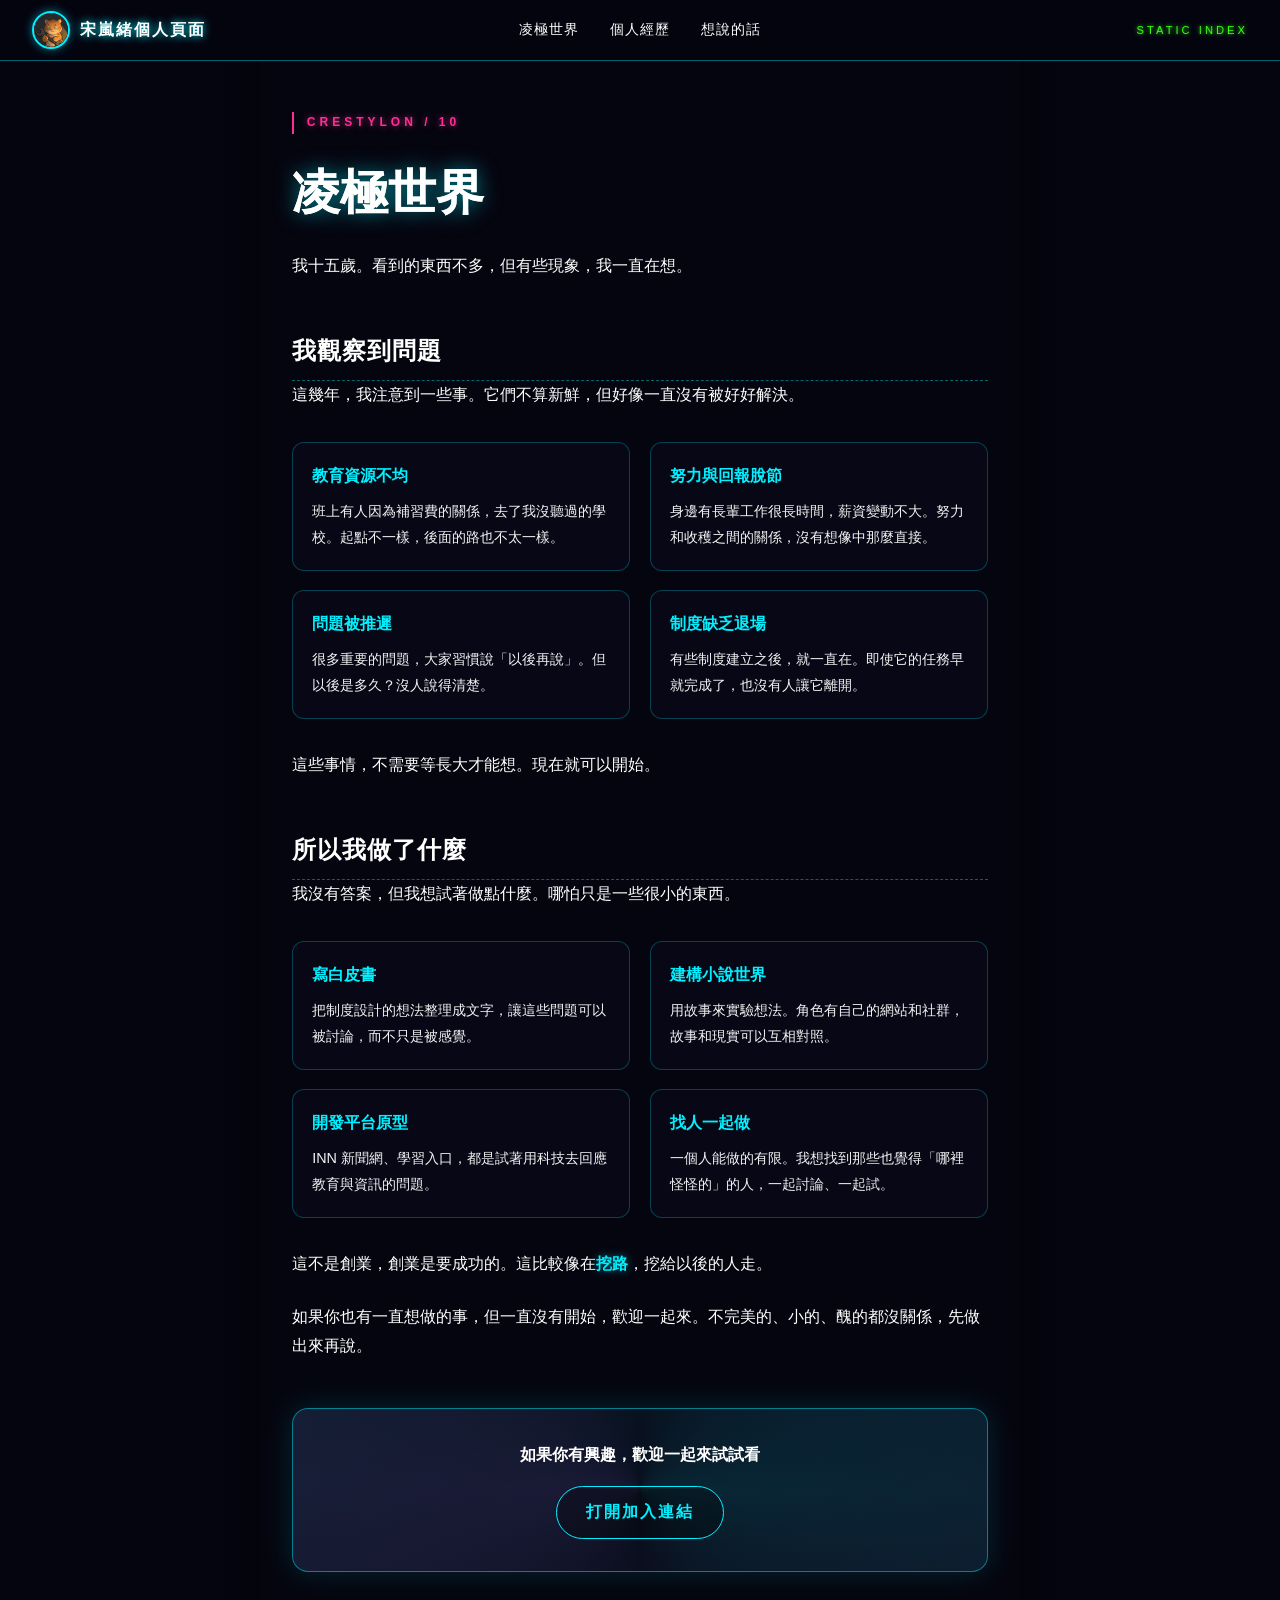
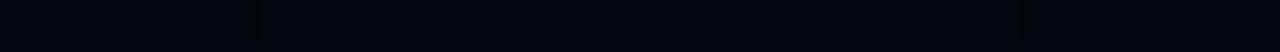
<file: pages/crestylon.html>
<!doctype html>
<html lang="zh-Hant">
  <head>
    <meta name="site-nav-title" content="凌極世界" />
    <meta name="site-nav-order" content="10" />
    <meta name="site-nav-visible" content="true" />

    <meta charset="utf-8" />
    <meta name="viewport" content="width=device-width, initial-scale=1" />
    <title>凌極世界 — Nash Pages</title>
    <link rel="stylesheet" href="../assets/css/site.css" />

    <style>
      :root {
        --neon-cyan: #00f0ff;
        --neon-magenta: #ff2d95;
        --neon-purple: #b967ff;
        --neon-green: #39ff14;
        --bg-deep: #050510;
      }

      * { box-sizing: border-box; }

      body {
        margin: 0;
        background: #050510;
        font-family: "Noto Sans TC", "微軟正黑體", "Microsoft JhengHei",
          sans-serif;
        line-height: 1.8;
        overflow-x: hidden;
      }

      .site-header {
        position: fixed;
        top: 0;
        left: 0;
        width: 100%;
        z-index: 100;
        background: rgba(5, 5, 16, 0.85);
        backdrop-filter: blur(12px);
        -webkit-backdrop-filter: blur(12px);
        border-bottom: 1px solid rgba(0, 240, 255, 0.4);
        padding: 0.6rem 2rem;
        display: flex;
        align-items: center;
        justify-content: center;
      }

      .site-brand {
        position: absolute;
        left: 2rem;
        display: flex;
        align-items: center;
        gap: 0.6rem;
        text-decoration: none;
        font-weight: 700;
        letter-spacing: 2px;
        font-size: 1rem;
        transition: all 0.3s;
      }

      .site-brand-avatar {
        width: 38px;
        height: 38px;
        border-radius: 50%;
        object-fit: cover;
        flex-shrink: 0;
      }

      .site-brand-text { white-space: nowrap; }

      .site-nav {
        display: flex;
        align-items: center;
        gap: 0.2rem;
        flex-wrap: wrap;
        justify-content: center;
      }

      .site-nav a {
        text-decoration: none;
        padding: 0.4rem 0.8rem;
        letter-spacing: 1px;
        font-size: 0.9rem;
        transition: all 0.3s;
        border: 1px solid transparent;
      }

      .site-status {
        position: absolute;
        right: 2rem;
        font-size: 0.7rem;
        letter-spacing: 3px;
        animation: pulse-status 2s ease-in-out infinite;
        white-space: nowrap;
      }

      @keyframes pulse-status {
        0%, 100% { opacity: 1; }
        50% { opacity: 0.5; }
      }

      .page-content {
        max-width: 760px;
        margin: 0 auto;
        padding: 7rem 2rem 5rem;
        background: rgba(5, 5, 16, 0.6);
        border-radius: 12px;
        box-shadow: 0 0 30px rgba(0, 0, 0, 0.5);
      }

      .page-kicker {
        font-size: 0.75rem;
        letter-spacing: 4px;
        text-transform: uppercase;
        padding-left: 0.8rem;
        font-weight: 600;
        margin-bottom: 1rem;
      }

      h1 {
        font-size: clamp(2rem, 5vw, 3rem);
        font-weight: 900;
        margin-bottom: 1rem;
        background: linear-gradient(120deg, #ffffff, #7ef9ff, #d4a5ff);
        -webkit-background-clip: text;
        background-clip: text;
        color: transparent;
        filter: drop-shadow(0 0 10px rgba(0, 240, 255, 0.5));
      }

      h2 {
        font-size: 1.5rem;
        margin-top: 3rem;
        letter-spacing: 1px;
        padding-bottom: 0.5rem;
        border-bottom: 1px dashed rgba(0, 240, 255, 0.4);
      }

      p {
        margin-bottom: 1.5rem;
      }

      .highlight {
        font-weight: 700;
      }

      a {
        text-decoration: none;
        transition: all 0.3s;
      }

      /* 卡片 */
      .problem-grid {
        display: grid;
        grid-template-columns: repeat(auto-fit, minmax(220px, 1fr));
        gap: 1.2rem;
        margin: 2rem 0;
      }

      .problem-card {
        background: rgba(10, 10, 30, 0.5);
        border: 1px solid rgba(0, 240, 255, 0.25);
        border-radius: 12px;
        padding: 1.2rem;
        transition: all 0.4s;
      }

      .problem-card:hover {
        border-color: rgba(0, 240, 255, 0.7);
        box-shadow: 0 0 25px rgba(0, 240, 255, 0.2);
        transform: translateY(-5px);
      }

      .problem-card h3 {
        margin: 0 0 0.5rem;
        font-size: 1rem;
      }

      .problem-card p {
        margin: 0;
        font-size: 0.9rem;
        opacity: 0.95;
      }

      /* 行動區塊 */
      .action-box {
        margin-top: 3rem;
        padding: 2rem;
        border-radius: 16px;
        text-align: center;
        position: relative;
        overflow: hidden;
        border: 1px solid rgba(0, 240, 255, 0.5);
        background: linear-gradient(145deg, rgba(0, 240, 255, 0.08), rgba(185, 103, 255, 0.05));
        box-shadow: 0 0 30px rgba(0, 240, 255, 0.15);
      }

      .action-box::before {
        content: "";
        position: absolute;
        top: -50%;
        left: -50%;
        width: 200%;
        height: 200%;
        background: conic-gradient(from 0deg, transparent, rgba(0, 240, 255, 0.1), transparent, rgba(185, 103, 255, 0.1), transparent);
        animation: rotate-conic 10s linear infinite;
      }

      @keyframes rotate-conic {
        0% { transform: rotate(0deg); }
        100% { transform: rotate(360deg); }
      }

      .action-box p {
        margin: 0 0 1rem;
        font-weight: 600;
        position: relative;
        z-index: 1;
      }

      .action-box a {
        display: inline-block;
        padding: 0.7rem 1.8rem;
        border-radius: 50px;
        font-weight: 600;
        letter-spacing: 2px;
        text-decoration: none;
        transition: all 0.4s;
        position: relative;
        z-index: 1;
        background: rgba(0, 0, 0, 0.3);
      }

      .action-box a:hover {
        transform: scale(1.05);
        text-shadow: none;
      }

      /* ========== 防禦性覆蓋 ========== */
      body, p, h1, h2, h3, a, span, li, div,
      .page-kicker, .section-title,
      .problem-card p, .problem-card h3,
      .action-box p, .action-box a,
      .site-brand, .site-brand-text, .site-nav a, .site-status {
        color: #ffffff !important;
      }

      .site-brand { color: #00f0ff !important; text-shadow: 0 0 8px #00f0ff !important; }
      .site-status { color: #39ff14 !important; text-shadow: 0 0 4px #39ff14 !important; }
      .page-kicker { color: #ff2d95 !important; border-left: 2px solid #ff2d95 !important; }
      .site-nav a:hover, .site-nav a.active { color: #00f0ff !important; border-color: #00f0ff !important; }
      .highlight { color: #00f0ff !important; text-shadow: 0 0 8px rgba(0,240,255,0.5) !important; }
      .problem-card h3 { color: #00f0ff !important; }
      .action-box a { color: #00f0ff !important; border: 1px solid #00f0ff !important; }
      .action-box a:hover { color: #ffffff !important; background: rgba(0,240,255,0.15) !important; }

      @media (max-width: 600px) {
        .site-header {
          position: relative;
          flex-direction: column;
          align-items: center;
          padding: 0.5rem 1rem;
          height: auto;
        }
        .site-brand {
          position: static;
          margin-bottom: 0.3rem;
        }
        .site-nav {
          width: 100%;
          justify-content: center;
          flex-wrap: wrap;
          gap: 0.2rem;
        }
        .site-nav a {
          padding: 0.3rem 0.6rem;
          font-size: 0.8rem;
          margin: 0;
        }
        .site-status {
          position: static;
          margin-top: 0.3rem;
        }
        .page-content {
          padding: 6rem 1.2rem 3rem;
          background: rgba(5, 5, 16, 0.8);
        }
        .problem-grid {
          grid-template-columns: 1fr;
        }
      }
    </style>
  </head>
  <body>
    <header class="site-header" data-site-navigation>
      <a class="site-brand" href="/" aria-label="宋嵐緒個人頁面首頁">
        <img
          class="site-brand-avatar"
          src="../assets/images/avatar-circle.png"
          alt="宋嵐緒的角色插圖"
        />
        <span class="site-brand-text">宋嵐緒個人頁面</span>
      </a>
      <nav class="site-nav" aria-label="網站導覽" data-navigation-list></nav>
      <span class="site-status">STATIC INDEX</span>
    </header>

    <main class="page-content">
      <p class="page-kicker">CRESTYLON / 10</p>
      <h1>凌極世界</h1>

      <p>
        我十五歲。看到的東西不多，但有些現象，我一直在想。
      </p>

      <h2>我觀察到問題</h2>

      <p>
        這幾年，我注意到一些事。它們不算新鮮，但好像一直沒有被好好解決。
      </p>

      <div class="problem-grid">
        <div class="problem-card">
          <h3>教育資源不均</h3>
          <p>
            班上有人因為補習費的關係，去了我沒聽過的學校。起點不一樣，後面的路也不太一樣。
          </p>
        </div>
        <div class="problem-card">
          <h3>努力與回報脫節</h3>
          <p>
            身邊有長輩工作很長時間，薪資變動不大。努力和收穫之間的關係，沒有想像中那麼直接。
          </p>
        </div>
        <div class="problem-card">
          <h3>問題被推遲</h3>
          <p>
            很多重要的問題，大家習慣說「以後再說」。但以後是多久？沒人說得清楚。
          </p>
        </div>
        <div class="problem-card">
          <h3>制度缺乏退場</h3>
          <p>
            有些制度建立之後，就一直在。即使它的任務早就完成了，也沒有人讓它離開。
          </p>
        </div>
      </div>

      <p>
        這些事情，不需要等長大才能想。現在就可以開始。
      </p>

      <h2>所以我做了什麼</h2>

      <p>
        我沒有答案，但我想試著做點什麼。哪怕只是一些很小的東西。
      </p>

      <div class="problem-grid">
        <div class="problem-card">
          <h3>寫白皮書</h3>
          <p>
            把制度設計的想法整理成文字，讓這些問題可以被討論，而不只是被感覺。
          </p>
        </div>
        <div class="problem-card">
          <h3>建構小說世界</h3>
          <p>
            用故事來實驗想法。角色有自己的網站和社群，故事和現實可以互相對照。
          </p>
        </div>
        <div class="problem-card">
          <h3>開發平台原型</h3>
          <p>
            INN 新聞網、學習入口，都是試著用科技去回應教育與資訊的問題。
          </p>
        </div>
        <div class="problem-card">
          <h3>找人一起做</h3>
          <p>
            一個人能做的有限。我想找到那些也覺得「哪裡怪怪的」的人，一起討論、一起試。
          </p>
        </div>
      </div>

      <p>
        這不是創業，創業是要成功的。這比較像在<span class="highlight">挖路</span>，挖給以後的人走。
      </p>

      <p>
        如果你也有一直想做的事，但一直沒有開始，歡迎一起來。不完美的、小的、醜的都沒關係，先做出來再說。
      </p>

      <div class="action-box">
        <p>如果你有興趣，歡迎一起來試試看</p>
        <a href="https://sites.google.com/view/crestylonnewworld/加入我們-join-us" target="_blank" rel="noreferrer">打開加入連結</a>
      </div>
    </main>

    <script src="../assets/js/nav.js"></script>
  </body>
</html>
</file>
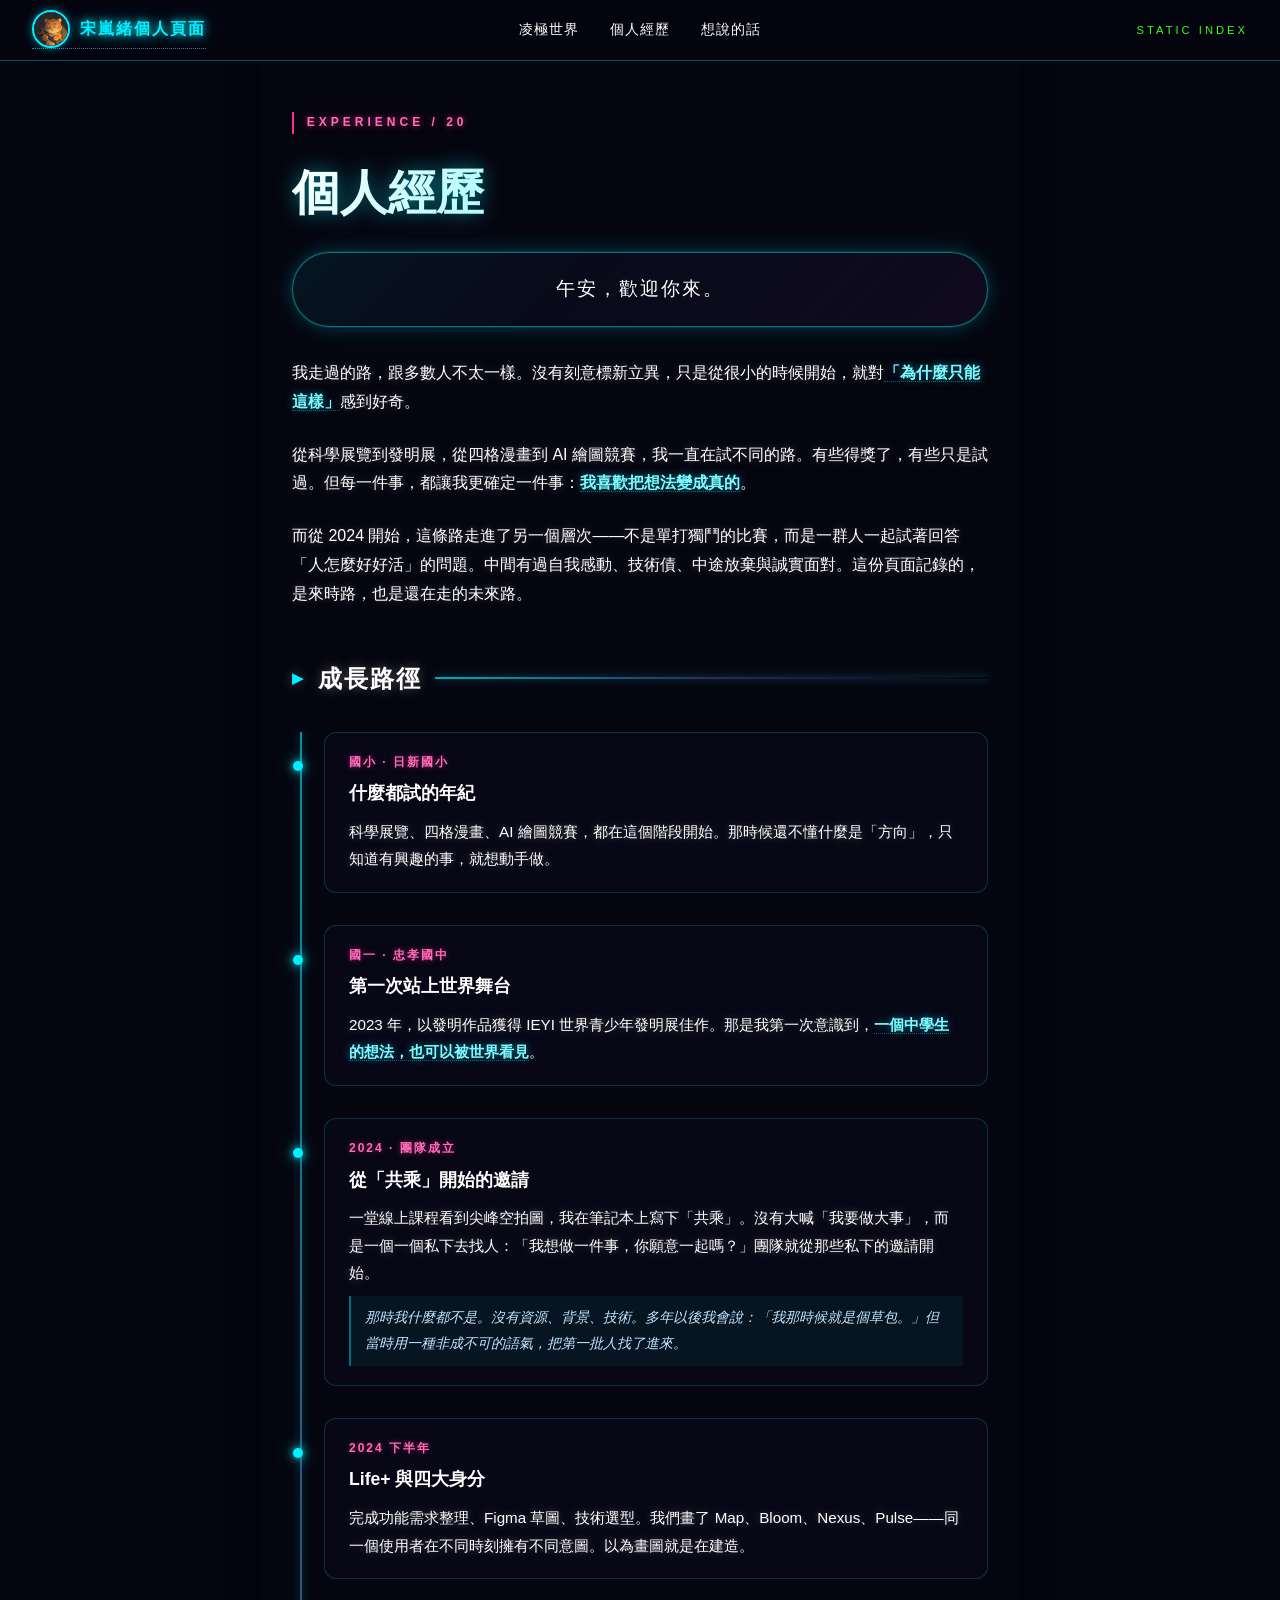
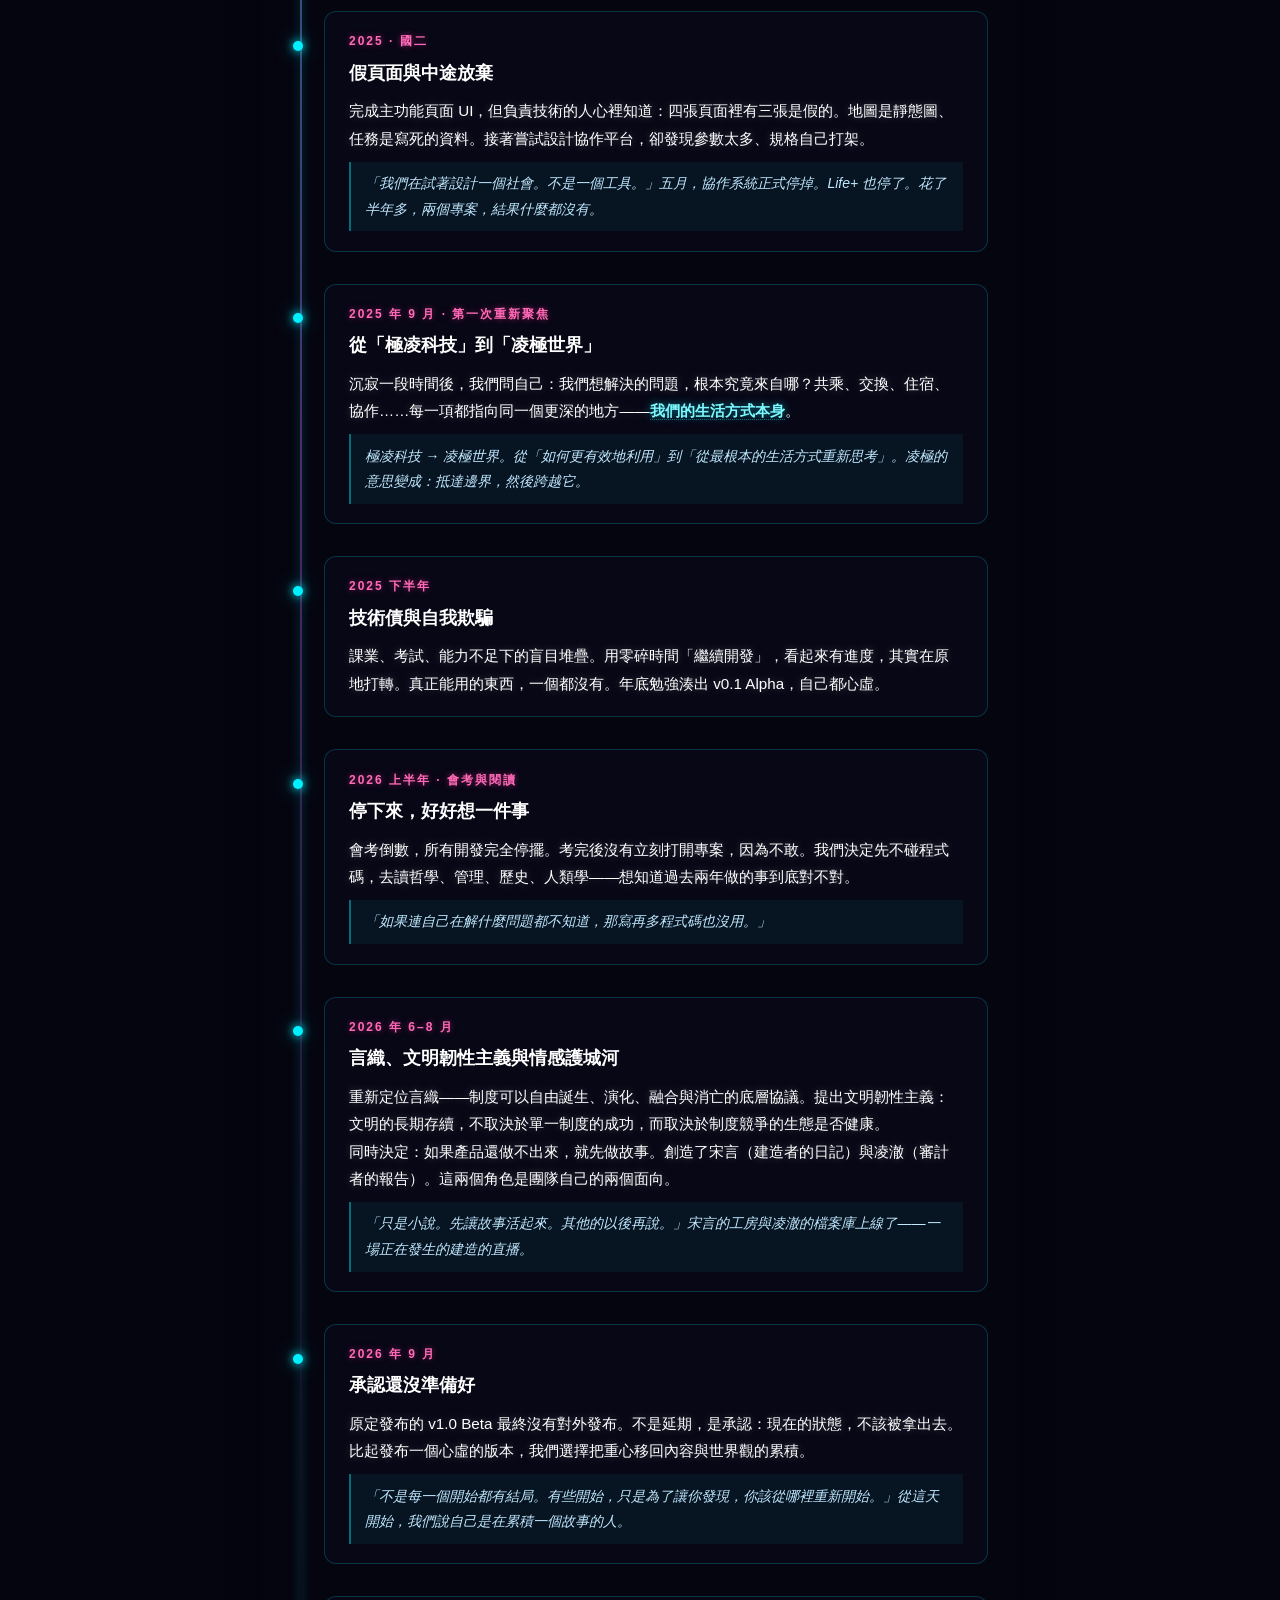
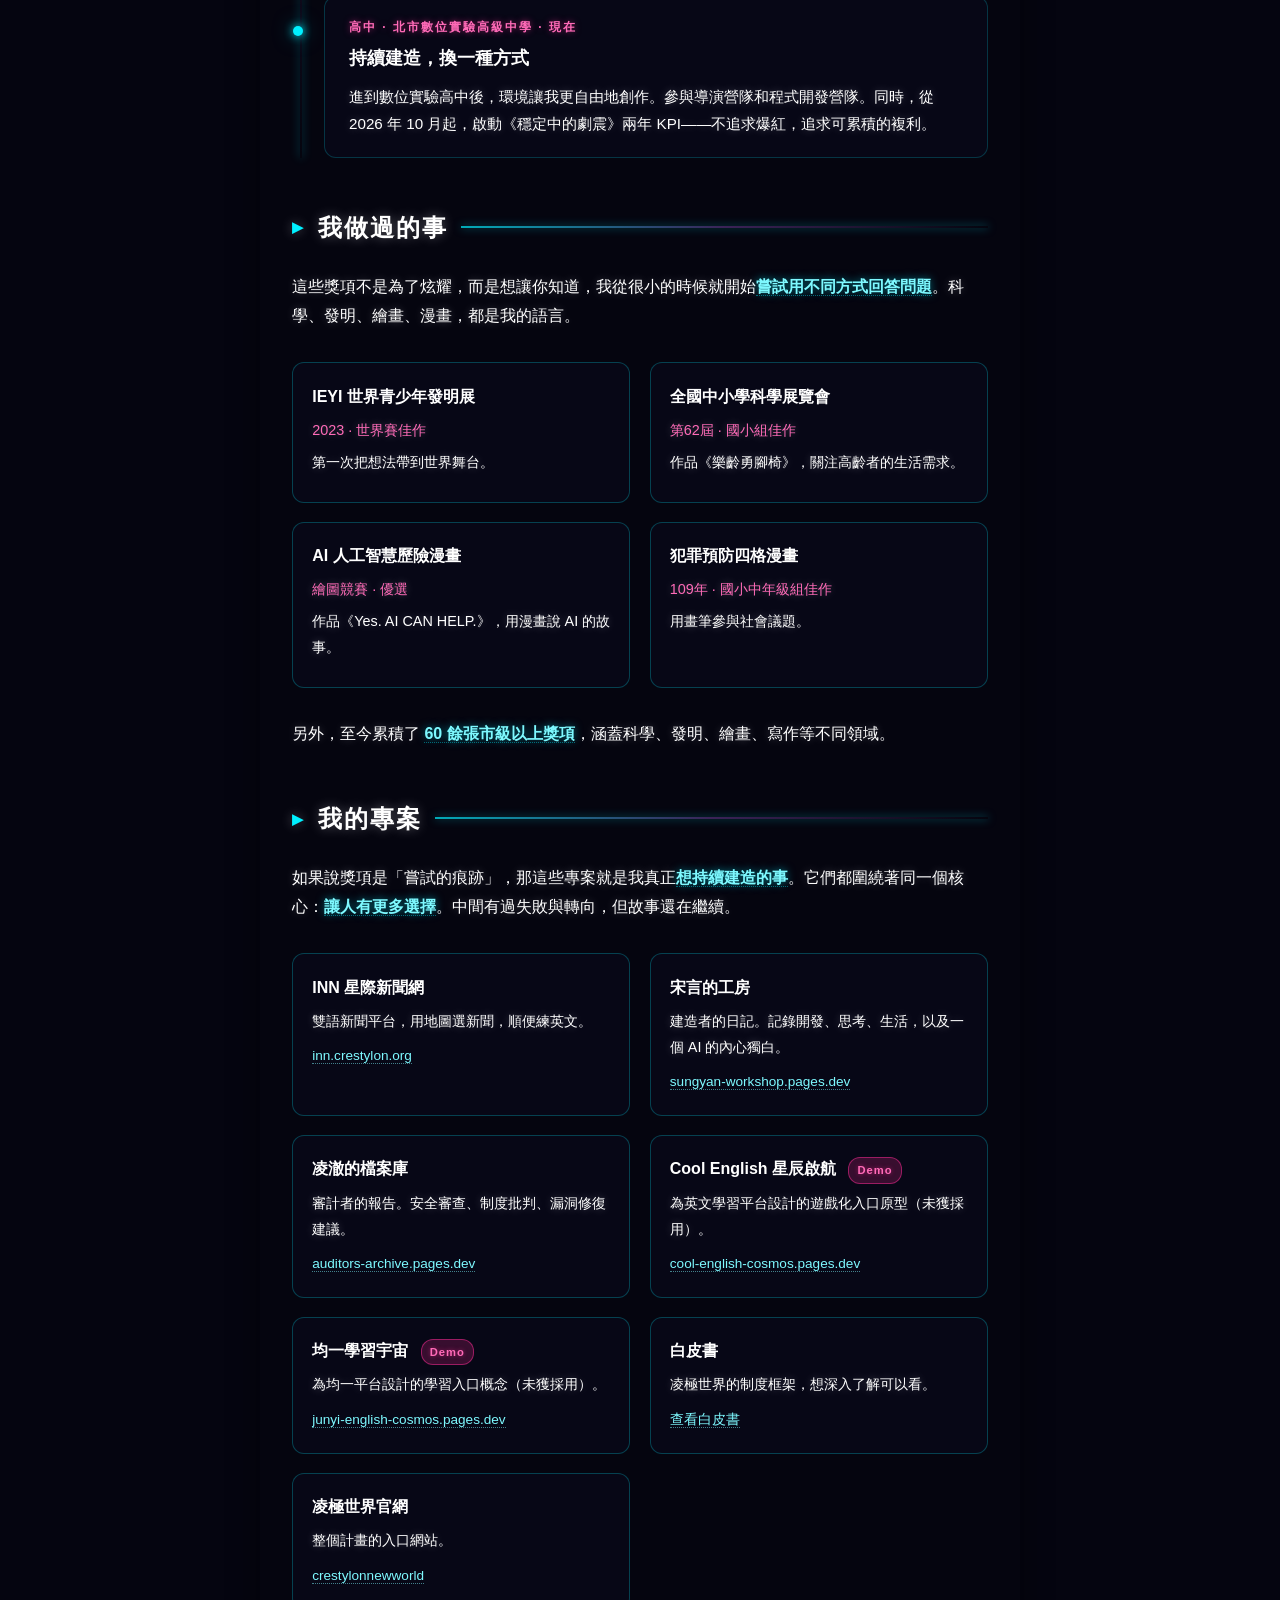
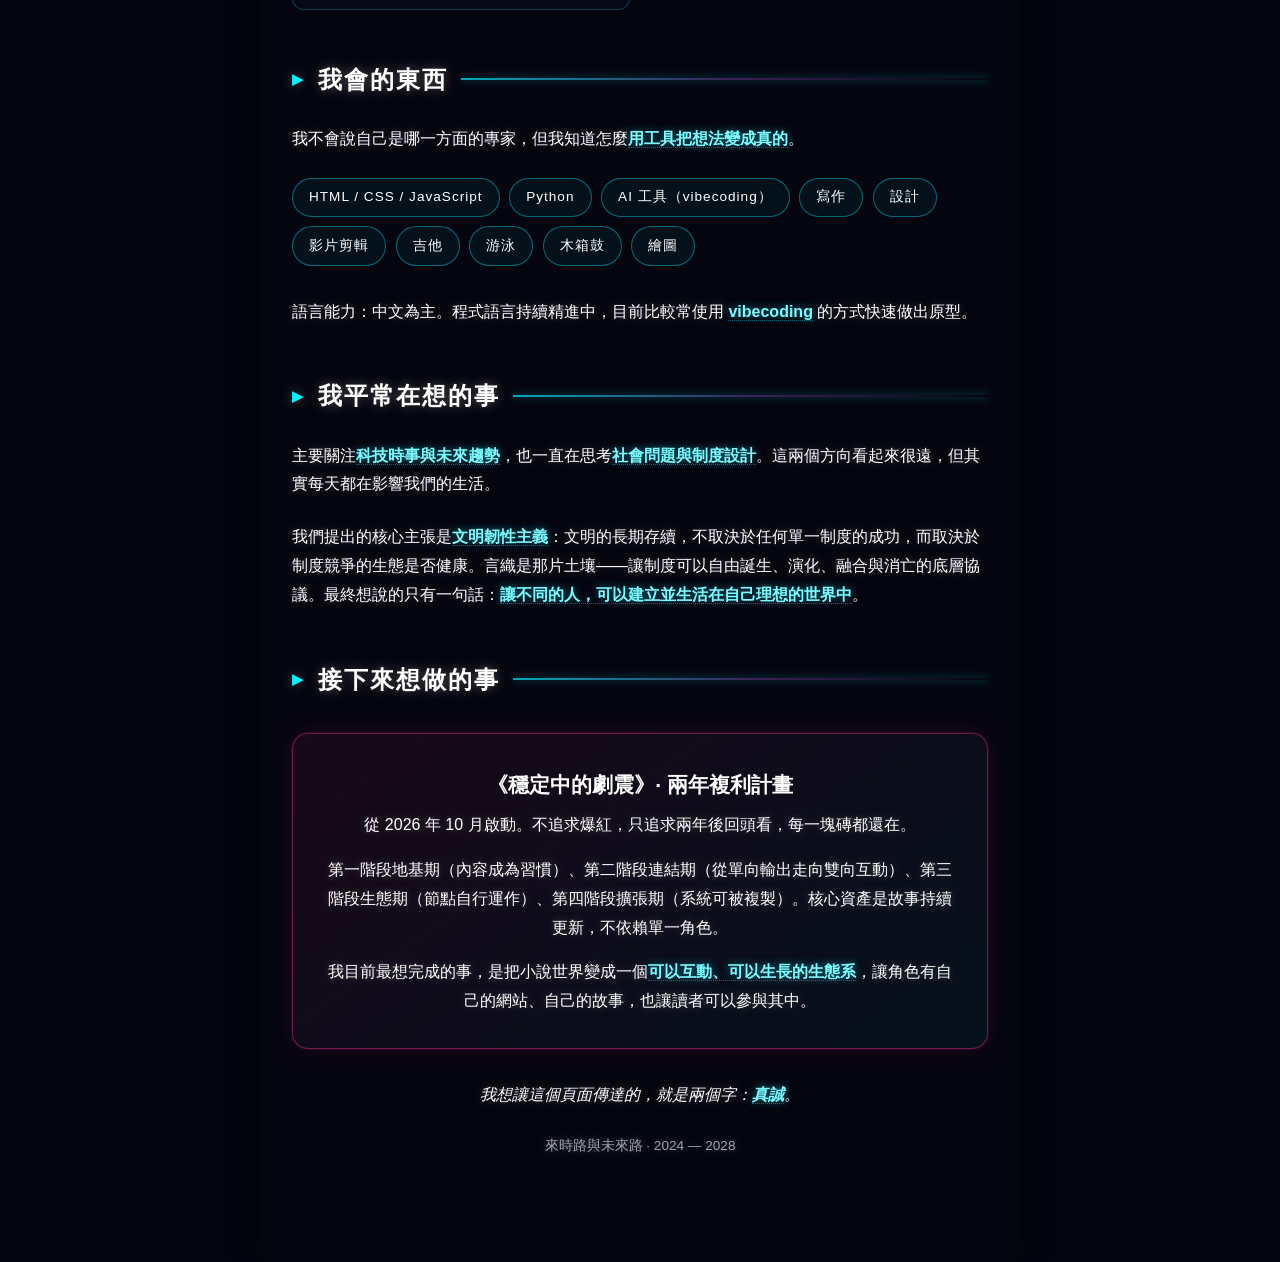
<file: pages/experience.html>
<!doctype html>
<html lang="zh-Hant">
  <head>
    <meta name="site-nav-title" content="個人經歷" />
    <meta name="site-nav-order" content="20" />
    <meta name="site-nav-visible" content="true" />
    <meta charset="utf-8" />
    <meta name="viewport" content="width=device-width, initial-scale=1" />
    <title>個人經歷 — 宋嵐緒個人頁面</title>
    <link rel="icon" type="image/png" href="../assets/images/avatar-circle.png" />
    <link rel="stylesheet" href="../assets/css/site.css" />
    <style>
      :root {
        --neon-cyan: #00f0ff;
        --neon-magenta: #ff2d95;
        --neon-purple: #b967ff;
        --neon-green: #39ff14;
        --bg-deep: #050510;
        --border-glow: rgba(0, 240, 255, 0.35);
        --highlight-color: #7ef9ff;
        --ease-out-expo: cubic-bezier(0.22, 1, 0.36, 1);
        --ease-soft: cubic-bezier(0.4, 0, 0.2, 1);
      }
      * { box-sizing: border-box; }
      body {
        margin: 0;
        background: #050510;
        color: #ffffff;
        font-family: "Noto Sans TC", "微軟正黑體", "Microsoft JhengHei", sans-serif;
        line-height: 1.8;
        overflow-x: hidden;
      }
      .site-header {
        position: fixed;
        top: 0;
        left: 0;
        width: 100%;
        z-index: 100;
        background: rgba(5, 5, 16, 0.85);
        backdrop-filter: blur(12px);
        -webkit-backdrop-filter: blur(12px);
        border-bottom: 1px solid rgba(0, 240, 255, 0.35);
        padding: 0.6rem 2rem;
        display: flex;
        align-items: center;
        justify-content: center;
      }
      .site-brand {
        position: absolute;
        left: 2rem;
        display: flex;
        align-items: center;
        gap: 0.6rem;
        text-decoration: none;
        color: #00f0ff;
        font-weight: 700;
        letter-spacing: 2px;
        font-size: 1rem;
        text-shadow: 0 0 8px #00f0ff, 0 0 20px rgba(0, 240, 255, 0.4);
        transition: color 0.45s var(--ease-out-expo),
                    text-shadow 0.45s var(--ease-out-expo);
      }
      .site-brand:hover {
        text-shadow: 0 0 14px #00f0ff, 0 0 32px rgba(0, 240, 255, 0.65);
        color: #fff;
      }
      .site-brand-avatar {
        width: 38px;
        height: 38px;
        border-radius: 50%;
        object-fit: cover;
        border: 2px solid #00f0ff;
        box-shadow: 0 0 10px rgba(0, 240, 255, 0.5);
        flex-shrink: 0;
        transition: box-shadow 0.45s var(--ease-out-expo),
                    border-color 0.45s var(--ease-out-expo);
      }
      .site-brand:hover .site-brand-avatar {
        box-shadow: 0 0 16px rgba(0, 240, 255, 0.75);
      }
      .site-brand-text { white-space: nowrap; }
      .site-nav {
        display: flex;
        align-items: center;
        gap: 0.2rem;
        flex-wrap: wrap;
        justify-content: center;
      }
      .site-nav a {
        color: #ffffff;
        text-decoration: none;
        padding: 0.4rem 0.8rem;
        letter-spacing: 1px;
        font-size: 0.9rem;
        transition: color 0.35s var(--ease-out-expo),
                    border-color 0.35s var(--ease-out-expo),
                    text-shadow 0.35s var(--ease-out-expo),
                    background 0.35s var(--ease-out-expo);
        border: 1px solid transparent;
      }
      .site-nav a:hover,
      .site-nav a.active {
        color: #ffffff;
        border-color: #00f0ff;
        text-shadow: 0 0 8px #00f0ff;
        background: rgba(0, 240, 255, 0.12);
      }
      .site-status {
        position: absolute;
        right: 2rem;
        color: #39ff14;
        font-size: 0.7rem;
        letter-spacing: 3px;
        animation: pulse-status 2.8s var(--ease-soft) infinite;
        white-space: nowrap;
      }
      @keyframes pulse-status {
        0%, 100% {
          opacity: 1;
          text-shadow: 0 0 6px #39ff14, 0 0 12px rgba(57, 255, 20, 0.4);
        }
        50% {
          opacity: 0.45;
          text-shadow: none;
        }
      }
      .page-content {
        max-width: 760px;
        margin: 0 auto;
        padding: 7rem 2rem 5rem;
        background: rgba(5, 5, 16, 0.6);
        border-radius: 12px;
        box-shadow: 0 0 30px rgba(0, 0, 0, 0.5);
      }
      .page-kicker {
        color: #ff6bb8;
        font-size: 0.75rem;
        letter-spacing: 4px;
        text-transform: uppercase;
        border-left: 2px solid #ff2d95;
        padding-left: 0.8rem;
        font-weight: 600;
        text-shadow: 0 0 6px rgba(255, 45, 149, 0.7);
        margin-bottom: 1rem;
      }

      /* ===== 精緻化後的問候框 ===== */
      .greeting-box {
        margin-bottom: 2rem;
        padding: 1.2rem 1.8rem;
        border: 1px solid rgba(0, 240, 255, 0.45);
        border-radius: 50px;
        background: linear-gradient(
          135deg,
          rgba(0, 240, 255, 0.07) 0%,
          rgba(10, 12, 28, 0.85) 40%,
          rgba(185, 103, 255, 0.06) 100%
        );
        color: #ffffff;
        font-size: 1.2rem;
        letter-spacing: 2px;
        text-align: center;
        position: relative;
        overflow: hidden;
        box-shadow:
          0 0 0 1px rgba(0, 240, 255, 0.12),
          0 0 18px rgba(0, 240, 255, 0.18),
          0 0 40px rgba(0, 240, 255, 0.08);
        transition: box-shadow 0.6s var(--ease-out-expo),
                    border-color 0.6s var(--ease-out-expo);
        animation: greeting-breathe 4.5s var(--ease-soft) infinite;
      }
      .greeting-box:hover {
        border-color: rgba(0, 240, 255, 0.7);
        box-shadow:
          0 0 0 1px rgba(0, 240, 255, 0.25),
          0 0 24px rgba(0, 240, 255, 0.28),
          0 0 50px rgba(0, 240, 255, 0.12);
      }
      @keyframes greeting-breathe {
        0%, 100% {
          box-shadow:
            0 0 0 1px rgba(0, 240, 255, 0.12),
            0 0 18px rgba(0, 240, 255, 0.18),
            0 0 40px rgba(0, 240, 255, 0.08);
        }
        50% {
          box-shadow:
            0 0 0 1px rgba(0, 240, 255, 0.22),
            0 0 26px rgba(0, 240, 255, 0.28),
            0 0 55px rgba(0, 240, 255, 0.14);
        }
      }

      h1 {
        font-size: clamp(2rem, 5vw, 3rem);
        font-weight: 900;
        background: linear-gradient(120deg, #ffffff, #7ef9ff, #d4a5ff);
        -webkit-background-clip: text;
        background-clip: text;
        color: transparent;
        margin-bottom: 1rem;
        filter: drop-shadow(0 0 10px rgba(0, 240, 255, 0.5));
      }
      .section-title {
        position: relative;
        margin-top: 3rem;
        margin-bottom: 1.5rem;
        font-size: 1.5rem;
        font-weight: 700;
        letter-spacing: 2px;
        color: #ffffff;
        text-shadow: 0 0 12px rgba(255, 255, 255, 0.3);
        display: flex;
        align-items: center;
        gap: 0.8rem;
      }
      .section-title::before {
        content: "▸";
        color: #00f0ff;
        font-size: 1.3rem;
      }
      .section-title::after {
        content: "";
        flex: 1;
        height: 2px;
        background: linear-gradient(90deg, rgba(0, 240, 255, 0.7), rgba(185, 103, 255, 0.3), transparent);
        box-shadow: 0 0 8px rgba(0, 240, 255, 0.5);
      }
      p {
        color: #ffffff;
        text-shadow: 0 0 8px rgba(255, 255, 255, 0.25);
        margin-bottom: 1.5rem;
      }
      .highlight {
        color: #7ef9ff;
        font-weight: 700;
        text-shadow: 0 0 8px rgba(0, 240, 255, 0.5);
        border-bottom: 1px dotted rgba(0, 240, 255, 0.4);
      }
      /* 時間軸 */
      .timeline {
        position: relative;
        margin: 2rem 0 3rem;
        padding-left: 2rem;
      }
      .timeline::before {
        content: "";
        position: absolute;
        left: 0.5rem;
        top: 0;
        bottom: 0;
        width: 2px;
        background: linear-gradient(180deg, rgba(0, 240, 255, 0.6), rgba(185, 103, 255, 0.4), transparent);
        box-shadow: 0 0 10px rgba(0, 240, 255, 0.4);
      }
      .timeline-item {
        position: relative;
        margin-bottom: 2rem;
        padding: 1.2rem 1.5rem;
        background: rgba(10, 10, 30, 0.5);
        border: 1px solid rgba(0, 240, 255, 0.2);
        border-radius: 12px;
        transition: border-color 0.4s var(--ease-out-expo),
                    box-shadow 0.4s var(--ease-out-expo),
                    transform 0.45s var(--ease-out-expo);
      }
      .timeline-item::before {
        content: "";
        position: absolute;
        left: -2rem;
        top: 1.8rem;
        width: 10px;
        height: 10px;
        border-radius: 50%;
        background: #00f0ff;
        box-shadow: 0 0 10px #00f0ff, 0 0 20px rgba(0, 240, 255, 0.5);
        transition: box-shadow 0.4s var(--ease-out-expo),
                    transform 0.4s var(--ease-out-expo);
      }
      .timeline-item:hover {
        border-color: rgba(0, 240, 255, 0.65);
        box-shadow: 0 0 24px rgba(0, 240, 255, 0.22);
        transform: translateX(6px);
      }
      .timeline-item:hover::before {
        box-shadow: 0 0 14px #00f0ff, 0 0 28px rgba(0, 240, 255, 0.7);
        transform: scale(1.15);
      }
      .timeline-item .time-label {
        font-size: 0.75rem;
        letter-spacing: 2px;
        color: #ff6bb8;
        font-weight: 600;
        margin-bottom: 0.3rem;
        text-shadow: 0 0 6px rgba(255, 45, 149, 0.5);
      }
      .timeline-item h3 {
        margin: 0 0 0.5rem;
        font-size: 1.1rem;
        color: #ffffff;
      }
      .timeline-item p {
        margin: 0;
        color: #ffffff;
        font-size: 0.95rem;
      }
      .timeline-item .story-note {
        margin-top: 0.6rem;
        padding: 0.6rem 0.9rem;
        border-left: 2px solid rgba(0, 240, 255, 0.4);
        background: rgba(0, 240, 255, 0.05);
        font-size: 0.88rem;
        color: #c0e8ff;
        font-style: italic;
      }
      /* 專案卡片 */
      .project-grid {
        display: grid;
        grid-template-columns: repeat(auto-fit, minmax(240px, 1fr));
        gap: 1.2rem;
        margin: 2rem 0;
      }
      .project-card {
        background: rgba(10, 10, 30, 0.5);
        border: 1px solid rgba(0, 240, 255, 0.25);
        border-radius: 12px;
        padding: 1.2rem;
        transition: border-color 0.45s var(--ease-out-expo),
                    box-shadow 0.45s var(--ease-out-expo),
                    transform 0.5s var(--ease-out-expo);
        position: relative;
        overflow: hidden;
      }
      .project-card::before {
        content: "";
        position: absolute;
        top: 0;
        left: 0;
        width: 100%;
        height: 2px;
        background: linear-gradient(90deg, transparent, #00f0ff, transparent);
        opacity: 0;
        transition: opacity 0.45s var(--ease-out-expo);
      }
      .project-card:hover {
        border-color: rgba(0, 240, 255, 0.75);
        box-shadow: 0 8px 28px rgba(0, 240, 255, 0.28);
        transform: translateY(-6px);
      }
      .project-card:hover::before {
        opacity: 1;
      }
      .project-card h3 {
        margin: 0 0 0.4rem;
        font-size: 1rem;
        color: #ffffff;
      }
      .project-card p {
        margin: 0 0 0.4rem;
        color: #ffffff;
        font-size: 0.9rem;
      }
      .project-card a {
        color: #7ef9ff;
        text-decoration: none;
        border-bottom: 1px dotted rgba(126, 249, 255, 0.5);
        transition: color 0.35s var(--ease-out-expo),
                    text-shadow 0.35s var(--ease-out-expo);
        font-size: 0.85rem;
      }
      .project-card a:hover {
        color: #ffffff;
        text-shadow: 0 0 10px #00f0ff;
      }
      .badge {
        display: inline-block;
        padding: 0.15rem 0.5rem;
        border-radius: 12px;
        font-size: 0.7rem;
        font-weight: 700;
        letter-spacing: 1px;
        margin-left: 0.5rem;
        vertical-align: middle;
        background: rgba(255, 45, 149, 0.2);
        color: #ff6bb8;
        border: 1px solid rgba(255, 45, 149, 0.5);
        text-shadow: 0 0 4px rgba(255, 45, 149, 0.5);
      }
      /* 技能標籤 */
      .skill-tags {
        display: flex;
        flex-wrap: wrap;
        gap: 0.6rem;
        margin: 1rem 0 2rem;
      }
      .skill-tag {
        padding: 0.4rem 1rem;
        border-radius: 50px;
        border: 1px solid rgba(0, 240, 255, 0.4);
        color: #ffffff;
        font-size: 0.85rem;
        letter-spacing: 1px;
        transition: border-color 0.4s var(--ease-out-expo),
                    color 0.4s var(--ease-out-expo),
                    text-shadow 0.4s var(--ease-out-expo),
                    box-shadow 0.4s var(--ease-out-expo),
                    transform 0.4s var(--ease-out-expo);
        background: rgba(0, 240, 255, 0.05);
      }
      .skill-tag:hover {
        border-color: #00f0ff;
        color: #ffffff;
        text-shadow: 0 0 8px #00f0ff;
        box-shadow: 0 0 18px rgba(0, 240, 255, 0.25);
        transform: translateY(-2px);
      }
      /* 未來方向區塊 */
      .future-box {
        margin-top: 2rem;
        padding: 2rem;
        background: linear-gradient(145deg, rgba(255, 45, 149, 0.08), rgba(0, 240, 255, 0.05));
        border: 1px solid rgba(255, 45, 149, 0.4);
        border-radius: 16px;
        text-align: center;
        position: relative;
        overflow: hidden;
        box-shadow:
          0 0 0 1px rgba(255, 45, 149, 0.1),
          0 0 20px rgba(255, 45, 149, 0.12);
        animation: future-breathe 5s var(--ease-soft) infinite;
      }
      @keyframes future-breathe {
        0%, 100% {
          box-shadow:
            0 0 0 1px rgba(255, 45, 149, 0.1),
            0 0 20px rgba(255, 45, 149, 0.12);
        }
        50% {
          box-shadow:
            0 0 0 1px rgba(255, 45, 149, 0.2),
            0 0 28px rgba(255, 45, 149, 0.2),
            0 0 45px rgba(0, 240, 255, 0.08);
        }
      }
      .future-box h3 {
        font-size: 1.3rem;
        color: #ffffff;
        margin: 0 0 0.5rem;
        position: relative;
        z-index: 1;
      }
      .future-box p {
        margin: 0;
        color: #ffffff;
        position: relative;
        z-index: 1;
      }
      a {
        color: #7ef9ff;
        text-decoration: none;
        border-bottom: 1px dotted rgba(126, 249, 255, 0.5);
        transition: color 0.35s var(--ease-out-expo),
                    text-shadow 0.35s var(--ease-out-expo);
      }
      a:hover {
        color: #ffffff;
        text-shadow: 0 0 10px #00f0ff;
      }
      @media (max-width: 600px) {
        .site-header {
          position: relative;
          flex-direction: column;
          align-items: center;
          padding: 0.5rem 1rem;
          height: auto;
        }
        .site-brand {
          position: static;
          margin-bottom: 0.3rem;
        }
        .site-nav {
          width: 100%;
          justify-content: center;
          flex-wrap: wrap;
          gap: 0.2rem;
        }
        .site-nav a {
          padding: 0.3rem 0.6rem;
          font-size: 0.8rem;
          margin: 0;
        }
        .site-status {
          position: static;
          margin-top: 0.3rem;
        }
        .page-content {
          padding: 6rem 1.2rem 3rem;
          background: rgba(5, 5, 16, 0.8);
        }
        .project-grid {
          grid-template-columns: 1fr;
        }
      }
    </style>
  </head>
  <body>
    <header class="site-header" data-site-navigation>
      <a class="site-brand" href="/" aria-label="宋嵐緒個人頁面首頁">
        <img
          class="site-brand-avatar"
          src="../assets/images/avatar-circle.png"
          alt="宋嵐緒的角色插圖"
        />
        <span class="site-brand-text">宋嵐緒個人頁面</span>
      </a>
      <nav class="site-nav" aria-label="網站導覽" data-navigation-list></nav>
      <span class="site-status">STATIC INDEX</span>
    </header>
    <main class="page-content">
      <p class="page-kicker">EXPERIENCE / 20</p>
      <h1>個人經歷</h1>
      <div class="greeting-box" id="greeting">載入中...</div>
      <p>
        我走過的路，跟多數人不太一樣。沒有刻意標新立異，只是從很小的時候開始，就對<span class="highlight">「為什麼只能這樣」</span>感到好奇。
      </p>
      <p>
        從科學展覽到發明展，從四格漫畫到 AI 繪圖競賽，我一直在試不同的路。有些得獎了，有些只是試過。但每一件事，都讓我更確定一件事：<span class="highlight">我喜歡把想法變成真的</span>。
      </p>
      <p>
        而從 2024 開始，這條路走進了另一個層次——不是單打獨鬥的比賽，而是一群人一起試著回答「人怎麼好好活」的問題。中間有過自我感動、技術債、中途放棄與誠實面對。這份頁面記錄的，是來時路，也是還在走的未來路。
      </p>

      <h2 class="section-title">成長路徑</h2>
      <div class="timeline">
        <div class="timeline-item">
          <p class="time-label">國小 · 日新國小</p>
          <h3>什麼都試的年紀</h3>
          <p>
            科學展覽、四格漫畫、AI 繪圖競賽，都在這個階段開始。那時候還不懂什麼是「方向」，只知道有興趣的事，就想動手做。
          </p>
        </div>
        <div class="timeline-item">
          <p class="time-label">國一 · 忠孝國中</p>
          <h3>第一次站上世界舞台</h3>
          <p>
            2023 年，以發明作品獲得 IEYI 世界青少年發明展佳作。那是我第一次意識到，<span class="highlight">一個中學生的想法，也可以被世界看見</span>。
          </p>
        </div>
        <div class="timeline-item">
          <p class="time-label">2024 · 團隊成立</p>
          <h3>從「共乘」開始的邀請</h3>
          <p>
            一堂線上課程看到尖峰空拍圖，我在筆記本上寫下「共乘」。沒有大喊「我要做大事」，而是一個一個私下去找人：「我想做一件事，你願意一起嗎？」團隊就從那些私下的邀請開始。
          </p>
          <div class="story-note">那時我什麼都不是。沒有資源、背景、技術。多年以後我會說：「我那時候就是個草包。」但當時用一種非成不可的語氣，把第一批人找了進來。</div>
        </div>
        <div class="timeline-item">
          <p class="time-label">2024 下半年</p>
          <h3>Life+ 與四大身分</h3>
          <p>
            完成功能需求整理、Figma 草圖、技術選型。我們畫了 Map、Bloom、Nexus、Pulse——同一個使用者在不同時刻擁有不同意圖。以為畫圖就是在建造。
          </p>
        </div>
        <div class="timeline-item">
          <p class="time-label">2025 · 國二</p>
          <h3>假頁面與中途放棄</h3>
          <p>
            完成主功能頁面 UI，但負責技術的人心裡知道：四張頁面裡有三張是假的。地圖是靜態圖、任務是寫死的資料。接著嘗試設計協作平台，卻發現參數太多、規格自己打架。
          </p>
          <div class="story-note">「我們在試著設計一個社會。不是一個工具。」五月，協作系統正式停掉。Life+ 也停了。花了半年多，兩個專案，結果什麼都沒有。</div>
        </div>
        <div class="timeline-item">
          <p class="time-label">2025 年 9 月 · 第一次重新聚焦</p>
          <h3>從「極凌科技」到「凌極世界」</h3>
          <p>
            沉寂一段時間後，我們問自己：我們想解決的問題，根本究竟來自哪？共乘、交換、住宿、協作……每一項都指向同一個更深的地方——<span class="highlight">我們的生活方式本身</span>。
          </p>
          <div class="story-note">極凌科技 → 凌極世界。從「如何更有效地利用」到「從最根本的生活方式重新思考」。凌極的意思變成：抵達邊界，然後跨越它。</div>
        </div>
        <div class="timeline-item">
          <p class="time-label">2025 下半年</p>
          <h3>技術債與自我欺騙</h3>
          <p>
            課業、考試、能力不足下的盲目堆疊。用零碎時間「繼續開發」，看起來有進度，其實在原地打轉。真正能用的東西，一個都沒有。年底勉強湊出 v0.1 Alpha，自己都心虛。
          </p>
        </div>
        <div class="timeline-item">
          <p class="time-label">2026 上半年 · 會考與閱讀</p>
          <h3>停下來，好好想一件事</h3>
          <p>
            會考倒數，所有開發完全停擺。考完後沒有立刻打開專案，因為不敢。我們決定先不碰程式碼，去讀哲學、管理、歷史、人類學——想知道過去兩年做的事到底對不對。
          </p>
          <div class="story-note">「如果連自己在解什麼問題都不知道，那寫再多程式碼也沒用。」</div>
        </div>
        <div class="timeline-item">
          <p class="time-label">2026 年 6–8 月</p>
          <h3>言織、文明韌性主義與情感護城河</h3>
          <p>
            重新定位言織——制度可以自由誕生、演化、融合與消亡的底層協議。提出文明韌性主義：文明的長期存續，不取決於單一制度的成功，而取決於制度競爭的生態是否健康。
          </p>
          <p>
            同時決定：如果產品還做不出來，就先做故事。創造了宋言（建造者的日記）與凌澈（審計者的報告）。這兩個角色是團隊自己的兩個面向。
          </p>
          <div class="story-note">「只是小說。先讓故事活起來。其他的以後再說。」宋言的工房與凌澈的檔案庫上線了——一場正在發生的建造的直播。</div>
        </div>
        <div class="timeline-item">
          <p class="time-label">2026 年 9 月</p>
          <h3>承認還沒準備好</h3>
          <p>
            原定發布的 v1.0 Beta 最終沒有對外發布。不是延期，是承認：現在的狀態，不該被拿出去。比起發布一個心虛的版本，我們選擇把重心移回內容與世界觀的累積。
          </p>
          <div class="story-note">「不是每一個開始都有結局。有些開始，只是為了讓你發現，你該從哪裡重新開始。」從這天開始，我們說自己是在累積一個故事的人。</div>
        </div>
        <div class="timeline-item">
          <p class="time-label">高中 · 北市數位實驗高級中學 · 現在</p>
          <h3>持續建造，換一種方式</h3>
          <p>
            進到數位實驗高中後，環境讓我更自由地創作。參與導演營隊和程式開發營隊。同時，從 2026 年 10 月起，啟動《穩定中的劇震》兩年 KPI——不追求爆紅，追求可累積的複利。
          </p>
        </div>
      </div>

      <h2 class="section-title">我做過的事</h2>
      <p>
        這些獎項不是為了炫耀，而是想讓你知道，我從很小的時候就開始<span class="highlight">嘗試用不同方式回答問題</span>。科學、發明、繪畫、漫畫，都是我的語言。
      </p>
      <div class="project-grid">
        <div class="project-card">
          <h3>IEYI 世界青少年發明展</h3>
          <p class="time-label" style="margin:0 0 0.4rem; color:#ff6bb8;">2023 · 世界賽佳作</p>
          <p>第一次把想法帶到世界舞台。</p>
        </div>
        <div class="project-card">
          <h3>全國中小學科學展覽會</h3>
          <p class="time-label" style="margin:0 0 0.4rem; color:#ff6bb8;">第62屆 · 國小組佳作</p>
          <p>作品《樂齡勇腳椅》，關注高齡者的生活需求。</p>
        </div>
        <div class="project-card">
          <h3>AI 人工智慧歷險漫畫</h3>
          <p class="time-label" style="margin:0 0 0.4rem; color:#ff6bb8;">繪圖競賽 · 優選</p>
          <p>作品《Yes. AI CAN HELP.》，用漫畫說 AI 的故事。</p>
        </div>
        <div class="project-card">
          <h3>犯罪預防四格漫畫</h3>
          <p class="time-label" style="margin:0 0 0.4rem; color:#ff6bb8;">109年 · 國小中年級組佳作</p>
          <p>用畫筆參與社會議題。</p>
        </div>
      </div>
      <p>
        另外，至今累積了 <span class="highlight">60 餘張市級以上獎項</span>，涵蓋科學、發明、繪畫、寫作等不同領域。
      </p>

      <h2 class="section-title">我的專案</h2>
      <p>
        如果說獎項是「嘗試的痕跡」，那這些專案就是我真正<span class="highlight">想持續建造的事</span>。它們都圍繞著同一個核心：<span class="highlight">讓人有更多選擇</span>。中間有過失敗與轉向，但故事還在繼續。
      </p>
      <div class="project-grid">
        <div class="project-card">
          <h3>INN 星際新聞網</h3>
          <p>雙語新聞平台，用地圖選新聞，順便練英文。</p>
          <a href="https://inn.crestylon.org" target="_blank" rel="noreferrer">inn.crestylon.org</a>
        </div>
        <div class="project-card">
          <h3>宋言的工房</h3>
          <p>建造者的日記。記錄開發、思考、生活，以及一個 AI 的內心獨白。</p>
          <a href="https://sungyan-workshop.pages.dev" target="_blank" rel="noreferrer">sungyan-workshop.pages.dev</a>
        </div>
        <div class="project-card">
          <h3>凌澈的檔案庫</h3>
          <p>審計者的報告。安全審查、制度批判、漏洞修復建議。</p>
          <a href="https://auditors-archive.pages.dev" target="_blank" rel="noreferrer">auditors-archive.pages.dev</a>
        </div>
        <div class="project-card">
          <h3>Cool English 星辰啟航 <span class="badge">Demo</span></h3>
          <p>為英文學習平台設計的遊戲化入口原型（未獲採用）。</p>
          <a href="https://cool-english-cosmos.pages.dev" target="_blank" rel="noreferrer">cool-english-cosmos.pages.dev</a>
        </div>
        <div class="project-card">
          <h3>均一學習宇宙 <span class="badge">Demo</span></h3>
          <p>為均一平台設計的學習入口概念（未獲採用）。</p>
          <a href="https://junyi-english-cosmos.pages.dev" target="_blank" rel="noreferrer">junyi-english-cosmos.pages.dev</a>
        </div>
        <div class="project-card">
          <h3>白皮書</h3>
          <p>凌極世界的制度框架，想深入了解可以看。</p>
          <a href="https://drive.google.com/file/d/1BlAY-MZT3m6V2fi6ZN6QS2MGVLwHD58V/view" target="_blank" rel="noreferrer">查看白皮書</a>
        </div>
        <div class="project-card">
          <h3>凌極世界官網</h3>
          <p>整個計畫的入口網站。</p>
          <a href="https://sites.google.com/view/crestylonnewworld/" target="_blank" rel="noreferrer">crestylonnewworld</a>
        </div>
      </div>

      <h2 class="section-title">我會的東西</h2>
      <p>
        我不會說自己是哪一方面的專家，但我知道怎麼<span class="highlight">用工具把想法變成真的</span>。
      </p>
      <div class="skill-tags">
        <span class="skill-tag">HTML / CSS / JavaScript</span>
        <span class="skill-tag">Python</span>
        <span class="skill-tag">AI 工具（vibecoding）</span>
        <span class="skill-tag">寫作</span>
        <span class="skill-tag">設計</span>
        <span class="skill-tag">影片剪輯</span>
        <span class="skill-tag">吉他</span>
        <span class="skill-tag">游泳</span>
        <span class="skill-tag">木箱鼓</span>
        <span class="skill-tag">繪圖</span>
      </div>
      <p>
        語言能力：中文為主。程式語言持續精進中，目前比較常使用 <span class="highlight">vibecoding</span> 的方式快速做出原型。
      </p>

      <h2 class="section-title">我平常在想的事</h2>
      <p>
        主要關注<span class="highlight">科技時事與未來趨勢</span>，也一直在思考<span class="highlight">社會問題與制度設計</span>。這兩個方向看起來很遠，但其實每天都在影響我們的生活。
      </p>
      <p>
        我們提出的核心主張是<span class="highlight">文明韌性主義</span>：文明的長期存續，不取決於任何單一制度的成功，而取決於制度競爭的生態是否健康。言織是那片土壤——讓制度可以自由誕生、演化、融合與消亡的底層協議。最終想說的只有一句話：<span class="highlight">讓不同的人，可以建立並生活在自己理想的世界中</span>。
      </p>

      <h2 class="section-title">接下來想做的事</h2>
      <div class="future-box">
        <h3>《穩定中的劇震》· 兩年複利計畫</h3>
        <p>
          從 2026 年 10 月啟動。不追求爆紅，只追求兩年後回頭看，每一塊磚都還在。
        </p>
        <p style="margin-top:1rem;">
          第一階段地基期（內容成為習慣）、第二階段連結期（從單向輸出走向雙向互動）、第三階段生態期（節點自行運作）、第四階段擴張期（系統可被複製）。核心資產是故事持續更新，不依賴單一角色。
        </p>
        <p style="margin-top:1rem;">
          我目前最想完成的事，是把小說世界變成一個<span class="highlight">可以互動、可以生長的生態系</span>，讓角色有自己的網站、自己的故事，也讓讀者可以參與其中。
        </p>
      </div>
      <p style="margin-top: 2rem; font-style: italic; color: #ffffff; text-align: center;">
        我想讓這個頁面傳達的，就是兩個字：<span class="highlight">真誠</span>。
      </p>
      <p style="text-align:center; font-size:0.85rem; color:#a0a0b0; margin-top:1.5rem;">
        來時路與未來路 · 2024 — 2028
      </p>
    </main>
    <script src="../assets/js/nav.js"></script>
    <script>
      (function () {
        const greetingBox = document.getElementById("greeting");
        if (greetingBox) {
          const hour = new Date().getHours();
          let greetingText = "";
          if (hour >= 5 && hour < 12) greetingText = "早安，歡迎你來。";
          else if (hour >= 12 && hour < 18) greetingText = "午安，歡迎你來。";
          else if (hour >= 18 && hour < 23) greetingText = "晚安，歡迎你來。";
          else greetingText = "凌晨好，歡迎你來。";
          greetingBox.textContent = greetingText;
        }
      })();
    </script>
  </body>
</html>
</file>
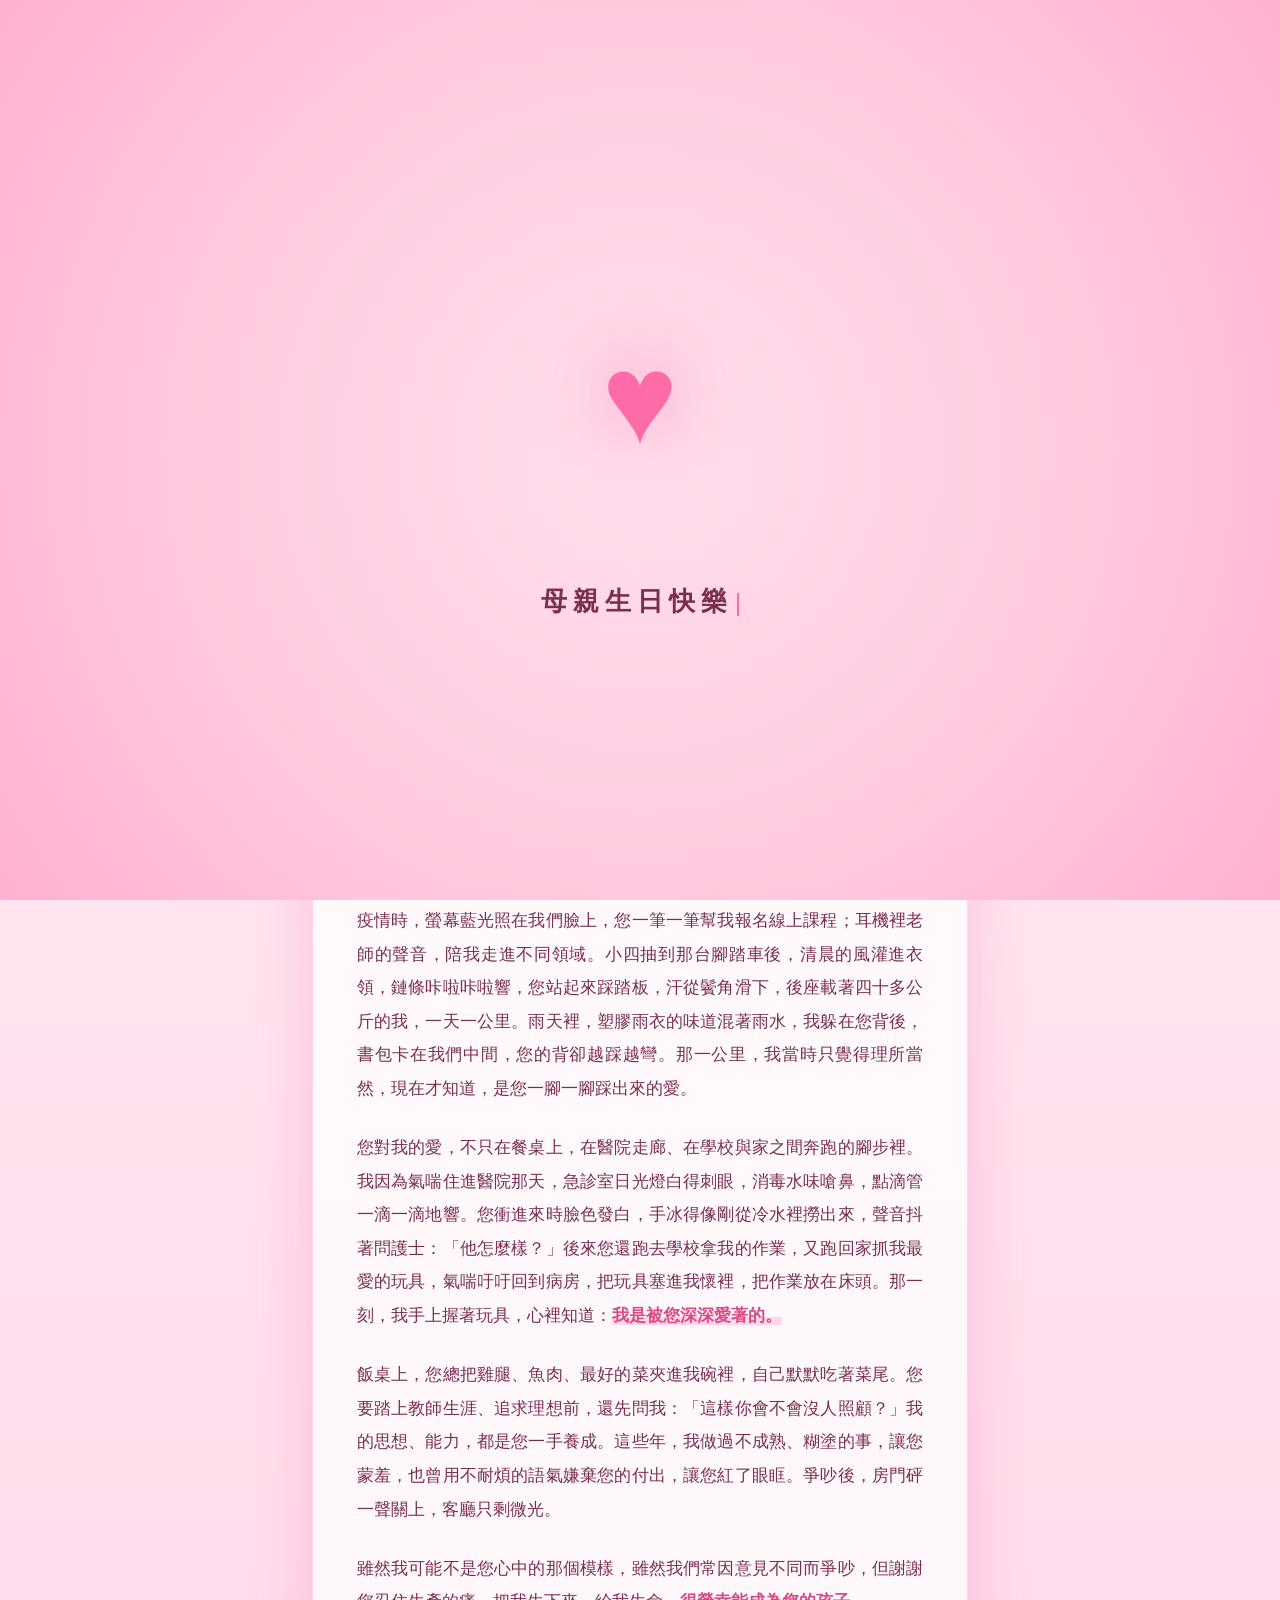
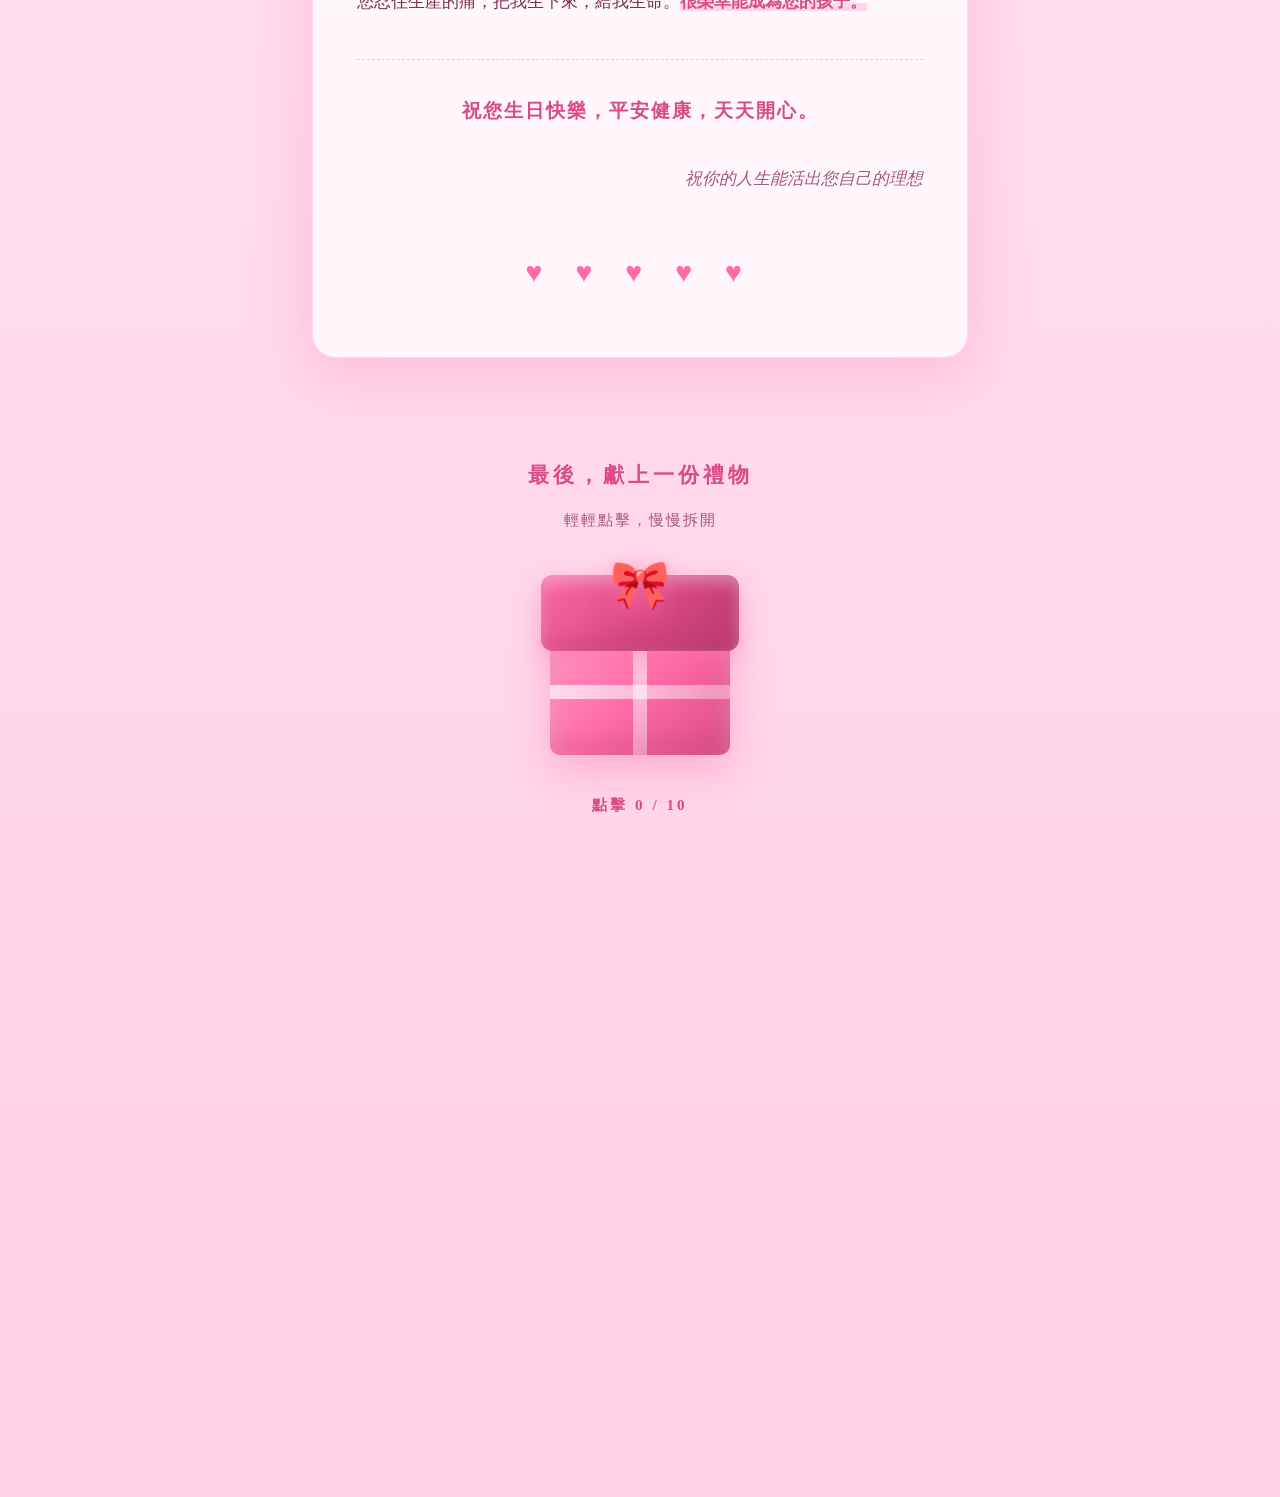
<file: pages/mothers-birthday.html>
<!doctype html>
<html lang="zh-Hant">
  <head>
    <meta charset="utf-8" />
    <meta name="viewport" content="width=device-width, initial-scale=1" />
    <title>母親生日快樂 — 宋嵐緒</title>
    <link rel="icon" type="image/png" href="../assets/images/avatar-circle.png" />
    <style>
      :root {
        --pink-soft: #ffd6e8;
        --pink-deep: #ff6ba8;
        --pink-dark: #d94a86;
        --text-main: #7a2f4f;
        --text-soft: #a3547a;
      }
      * { box-sizing: border-box; margin: 0; padding: 0; }
      html { scroll-behavior: smooth; }
      body {
        background: linear-gradient(180deg, #fff0f6 0%, #ffe0ee 40%, #ffd0e4 100%);
        color: var(--text-main);
        font-family: "Noto Serif TC", "Noto Sans TC", "微軟正黑體", "Microsoft JhengHei", serif;
        line-height: 2; overflow-x: hidden; min-height: 100vh;
      }

      /* 開場 */
      #opening {
        position: fixed; inset: 0;
        background: radial-gradient(circle at center, #ffe0ee 0%, #ffc8de 60%, #ffb0d0 100%);
        z-index: 9999;
        display: flex; flex-direction: column; align-items: center; justify-content: center;
        transition: opacity 1.5s ease, visibility 1.5s ease;
      }
      #opening.hide { opacity: 0; visibility: hidden; }
      .opening-heart {
        font-size: 8rem; color: var(--pink-deep);
        filter: drop-shadow(0 0 40px rgba(255,107,168,0.8));
        animation: heartBeat 1.6s ease-in-out infinite;
      }
      @keyframes heartBeat {
        0%, 100% { transform: scale(1); }
        15% { transform: scale(1.25); }
        30% { transform: scale(1); }
        45% { transform: scale(1.18); }
        60% { transform: scale(1); }
      }
      .opening-text {
        margin-top: 3rem; font-size: 1.6rem; color: var(--text-main);
        letter-spacing: 6px; font-weight: 700;
      }
      .opening-text .cursor {
        display: inline-block; width: 2px; height: 1.4rem;
        background: var(--pink-deep); margin-left: 4px;
        animation: blink 0.8s infinite; vertical-align: middle;
      }
      @keyframes blink { 0%, 50% { opacity: 1; } 51%, 100% { opacity: 0; } }

      #scene-canvas {
        position: fixed; inset: 0; width: 100%; height: 100%;
        z-index: 1; pointer-events: none;
      }

      /* 主內容 */
      .letter-container {
        position: relative; z-index: 10;
        max-width: 720px; margin: 0 auto;
        padding: 5rem 2rem 6rem;
        opacity: 0;
        animation: letterFadeIn 2.5s ease 4.5s forwards;
      }
      @keyframes letterFadeIn {
        from { opacity: 0; transform: translateY(60px); filter: blur(8px); }
        to { opacity: 1; transform: translateY(0); filter: blur(0); }
      }

      .title-block { text-align: center; margin-bottom: 3.5rem; }
      .title-block h1 {
        font-size: clamp(2rem, 6vw, 3.2rem);
        font-weight: 900; letter-spacing: 6px;
        background: linear-gradient(120deg, #d94a86, #ff6ba8, #ffb3d1, #ff6ba8);
        background-size: 200% 200%;
        -webkit-background-clip: text; background-clip: text;
        color: transparent;
        animation: gradientShift 5s ease infinite;
      }
      @keyframes gradientShift {
        0%, 100% { background-position: 0% 50%; }
        50% { background-position: 100% 50%; }
      }
      .title-block .subtitle {
        margin-top: 1.2rem; font-size: 1.2rem;
        color: var(--text-soft); letter-spacing: 4px;
      }
      .heart-divider {
        display: flex; align-items: center; justify-content: center;
        gap: 1rem; margin: 2rem auto 0; width: 80%;
      }
      .heart-divider::before, .heart-divider::after {
        content: ""; flex: 1; height: 1px;
        background: linear-gradient(90deg, transparent, rgba(255,107,168,0.5), transparent);
      }
      .heart-divider span {
        color: var(--pink-deep); font-size: 1.2rem;
        animation: heartPulse 2.5s ease-in-out infinite;
      }
      @keyframes heartPulse {
        0%, 100% { transform: scale(1); opacity: 0.7; }
        50% { transform: scale(1.25); opacity: 1; }
      }

      .letter {
        position: relative;
        background: rgba(255, 255, 255, 0.78);
        backdrop-filter: blur(12px);
        border-radius: 24px;
        padding: 3.5rem 2.8rem;
        box-shadow: 0 20px 60px rgba(255,107,168,0.2),
                    0 0 0 1px rgba(255,182,213,0.5) inset,
                    0 0 60px rgba(255,182,213,0.3);
        overflow: hidden;
      }
      .letter::before {
        content: "❀"; position: absolute;
        top: -20px; left: 50%; transform: translateX(-50%);
        font-size: 2.4rem; color: var(--pink-deep);
        background: linear-gradient(180deg, #fff0f6, #ffe0ee);
        padding: 0.3rem 1rem; border-radius: 50%;
      }
      .letter p {
        font-size: 1.05rem; color: var(--text-main);
        margin-bottom: 1.6rem; text-align: justify;
      }
      .letter p.greeting-line {
        font-size: 1.25rem; font-weight: 700;
        color: var(--pink-dark);
        margin-bottom: 1.8rem; letter-spacing: 2px;
      }
      .letter p.closing {
        margin-top: 2rem; text-align: right;
        font-style: italic; color: var(--text-soft);
      }
      .letter p.wish {
        text-align: center; font-weight: 700;
        color: var(--pink-dark); font-size: 1.2rem;
        margin-top: 2.5rem; padding-top: 2rem;
        border-top: 1px dashed rgba(255,107,168,0.4);
        letter-spacing: 2px;
      }
      .highlight {
        color: var(--pink-dark); font-weight: 700;
        background: linear-gradient(180deg, transparent 60%, rgba(255,182,213,0.5) 60%);
      }

      [data-anim] {
        opacity: 0;
        transition: opacity 2s ease, transform 2s cubic-bezier(0.19, 1, 0.22, 1), filter 2s ease;
      }
      [data-anim].visible { opacity: 1; transform: none; filter: blur(0); }
      [data-anim="slide-left"] { transform: translateY(40px); filter: blur(6px); }
      [data-anim="letter-spread"] { letter-spacing: 14px; transform: scale(0.94); filter: blur(4px); }
      [data-anim="letter-spread"].visible { letter-spacing: 0.4px; transform: scale(1); }
      [data-anim="blur-in"] { filter: blur(16px); transform: translateY(30px); }
      [data-anim="slide-right"] { transform: translateY(50px); filter: blur(8px); }
      [data-anim="float-up"] { transform: translateY(70px) scale(0.96); filter: blur(6px); }
      [data-anim="rotate-in"] { transform: perspective(1200px) rotateX(-8deg) translateY(30px); filter: blur(8px); }
      [data-anim="swell"] { transform: scale(0.9); filter: blur(5px); }
      [data-anim="pulse-glow"] { transform: scale(0.95); filter: blur(4px); }
      [data-anim="pulse-glow"].visible { animation: warmGlow 4s ease-in-out infinite 1.5s; }
      @keyframes warmGlow {
        0%, 100% { text-shadow: 0 0 15px rgba(217, 74, 134, 0.35); }
        50% { text-shadow: 0 0 25px rgba(217, 74, 134, 0.6), 0 0 50px rgba(255, 182, 213, 0.5); }
      }
      [data-anim="diagonal"] { transform: translate(-20px, 30px) rotate(-1deg); filter: blur(7px); }
      [data-anim="unfold"] { transform: scaleY(0.6) translateY(-15px); transform-origin: top; filter: blur(6px); }

      .floating-hearts-end {
        text-align: center; margin-top: 3rem;
        font-size: 1.8rem; color: var(--pink-deep);
        letter-spacing: 0.8rem;
        animation: floatUp 4s ease-in-out infinite;
      }
      @keyframes floatUp {
        0%, 100% { transform: translateY(0); }
        50% { transform: translateY(-8px); }
      }

      /* 拆禮物區 */
      .gift-section {
        margin-top: 4rem;
        padding: 2rem 1rem;
        text-align: center;
      }
      .gift-section-title {
        font-size: 1.3rem; color: var(--pink-dark);
        letter-spacing: 4px; font-weight: 700; margin-bottom: 0.6rem;
      }
      .gift-section-sub {
        font-size: 0.95rem; color: var(--text-soft);
        letter-spacing: 2px; margin-bottom: 2.5rem;
      }
      .gift-box {
        display: inline-block; position: relative;
        width: 180px; height: 180px;
        cursor: pointer; user-select: none;
        transition: transform 0.2s;
        -webkit-tap-highlight-color: transparent;
        margin-bottom: 1.5rem;
      }
      .gift-box:active { transform: scale(0.95); }
      .gift-box.shake { animation: giftShake 0.45s cubic-bezier(0.34, 1.56, 0.64, 1); }
      @keyframes giftShake {
        0%, 100% { transform: rotate(0deg) scale(1); }
        20% { transform: rotate(-10deg) scale(1.06); }
        40% { transform: rotate(10deg) scale(1.06); }
        60% { transform: rotate(-6deg) scale(1.03); }
        80% { transform: rotate(4deg) scale(1.01); }
      }
      .gift-body {
        position: absolute; bottom: 0; left: 0;
        width: 100%; height: 70%;
        background: linear-gradient(135deg, #ff9ec7 0%, #ff6ba8 50%, #d94a86 100%);
        border-radius: 10px;
        box-shadow: 0 15px 40px rgba(255, 107, 168, 0.4),
                    inset 0 -10px 25px rgba(180, 50, 100, 0.25),
                    inset 0 10px 25px rgba(255, 255, 255, 0.35);
      }
      .gift-lid {
        position: absolute; top: 0; left: -5%;
        width: 110%; height: 42%;
        background: linear-gradient(135deg, #ff6ba8 0%, #d94a86 50%, #b93870 100%);
        border-radius: 12px;
        box-shadow: 0 8px 25px rgba(255, 107, 168, 0.5),
                    inset 0 -6px 15px rgba(180, 50, 100, 0.3),
                    inset 0 6px 15px rgba(255, 255, 255, 0.4);
        transition: transform 0.9s cubic-bezier(0.34, 1.56, 0.64, 1), opacity 0.7s ease;
        z-index: 3;
      }
      .gift-box.open .gift-lid {
        transform: translateY(-140px) rotate(-30deg) scale(0.9);
        opacity: 0;
      }
      .gift-ribbon-v {
        position: absolute; top: 0; left: 50%;
        width: 14px; height: 100%;
        background: linear-gradient(180deg, rgba(255,255,255,0.7), rgba(255,255,255,0.35));
        transform: translateX(-50%); z-index: 2;
      }
      .gift-ribbon-h {
        position: absolute; top: 50%; left: 0;
        width: 100%; height: 14px;
        background: linear-gradient(90deg, rgba(255,255,255,0.7), rgba(255,255,255,0.35));
        transform: translateY(-50%); z-index: 2;
      }
      .gift-bow {
        position: absolute; top: -38px; left: 50%;
        transform: translateX(-50%);
        font-size: 3rem;
        filter: drop-shadow(0 6px 12px rgba(255, 107, 168, 0.6));
        z-index: 4;
        animation: bowWiggle 3s ease-in-out infinite;
      }
      @keyframes bowWiggle {
        0%, 100% { transform: translateX(-50%) rotate(-3deg); }
        50% { transform: translateX(-50%) rotate(3deg); }
      }
      .gift-progress {
        font-size: 0.95rem; color: var(--pink-dark);
        letter-spacing: 3px; font-weight: 600;
        min-height: 1.5rem;
      }
      .gift-progress.done { opacity: 0; }

      /* 快樂計算器 */
      .happiness-section {
        margin-top: 2rem; text-align: center;
        opacity: 0; transform: translateY(20px);
        transition: opacity 1s ease, transform 1s ease;
        pointer-events: none;
      }
      .happiness-section.show { opacity: 1; transform: translateY(0); pointer-events: auto; }
      .happiness-title {
        font-size: 1.8rem; font-weight: 900;
        letter-spacing: 12px; color: var(--pink-dark);
        text-shadow: 0 0 20px rgba(255, 107, 168, 0.5);
      }
      .happiness-multiplier {
        font-size: 1rem; letter-spacing: 4px;
        color: var(--pink-deep); font-weight: 700; margin-bottom: 1rem;
      }
      .happiness-value {
        font-size: clamp(2.5rem, 8vw, 4rem);
        font-weight: 900;
        background: linear-gradient(120deg, #d94a86, #ff6ba8, #ffb3d1, #ff6ba8, #d94a86);
        background-size: 300% 300%;
        -webkit-background-clip: text; background-clip: text;
        color: transparent;
        animation: gradientShift 3s ease infinite;
        filter: drop-shadow(0 0 20px rgba(255, 107, 168, 0.5));
        margin-bottom: 0.5rem;
        transition: transform 0.2s ease;
      }
      .happiness-value.bump { transform: scale(1.15); }

      /* ============================================================
         再更多！提示 + 進度條（20000 之前）
         ============================================================ */
      .more-prompt {
        margin-bottom: 1.2rem;
        transition: opacity 0.5s ease, transform 0.5s ease;
      }
      .more-prompt.hide {
        opacity: 0;
        transform: scale(0.8);
        pointer-events: none;
        height: 0;
        overflow: hidden;
        margin: 0;
      }
      .more-text {
        font-size: 1.6rem;
        font-weight: 900;
        letter-spacing: 6px;
        color: var(--pink-dark);
        text-shadow: 0 0 15px rgba(255, 107, 168, 0.6);
        animation: morePulse 1.4s ease-in-out infinite;
        display: inline-block;
      }
      @keyframes morePulse {
        0%, 100% { transform: scale(1); opacity: 0.85; }
        50% { transform: scale(1.12); opacity: 1; text-shadow: 0 0 25px rgba(255, 107, 168, 1), 0 0 50px rgba(255, 107, 168, 0.6); }
      }
      .more-sub {
        font-size: 0.8rem;
        color: var(--text-soft);
        letter-spacing: 3px;
        margin-top: 0.3rem;
      }
      .progress-bar-wrap {
        width: min(320px, 80%);
        height: 10px;
        margin: 0.8rem auto 1.2rem;
        background: rgba(255, 158, 199, 0.25);
        border-radius: 20px;
        overflow: hidden;
        box-shadow: inset 0 1px 3px rgba(180, 50, 100, 0.2);
        position: relative;
      }
      .progress-bar {
        height: 100%;
        width: 0%;
        background: linear-gradient(90deg, #ff9ec7, #ff6ba8, #d94a86);
        background-size: 200% 100%;
        border-radius: 20px;
        transition: width 0.4s ease;
        box-shadow: 0 0 12px rgba(255, 107, 168, 0.6);
        animation: progressShift 2s linear infinite;
      }
      @keyframes progressShift {
        0% { background-position: 0% 0%; }
        100% { background-position: 200% 0%; }
      }
      .progress-label {
        font-size: 0.75rem;
        color: var(--text-soft);
        letter-spacing: 2px;
        margin-bottom: 1.2rem;
      }
      .progress-label strong {
        color: var(--pink-dark);
        font-weight: 700;
      }

      .happiness-hint {
        font-size: 0.85rem; color: var(--text-soft);
        letter-spacing: 2px; margin-bottom: 1.5rem;
      }
      .happiness-btn {
        padding: 0.9rem 2.5rem;
        border-radius: 50px;
        border: 2px solid var(--pink-deep);
        background: linear-gradient(135deg, rgba(255, 158, 199, 0.35), rgba(255, 107, 168, 0.25));
        color: var(--pink-dark);
        font-family: inherit; font-size: 1.1rem;
        font-weight: 700; letter-spacing: 3px;
        cursor: pointer;
        transition: all 0.3s;
        box-shadow: 0 5px 20px rgba(255, 107, 168, 0.3);
        -webkit-tap-highlight-color: transparent;
      }
      .happiness-btn:hover {
        background: linear-gradient(135deg, rgba(255, 158, 199, 0.55), rgba(255, 107, 168, 0.45));
        transform: scale(1.05);
        box-shadow: 0 8px 30px rgba(255, 107, 168, 0.5);
      }
      .happiness-btn:active { transform: scale(0.98); }

      @keyframes popUp {
        0% { opacity: 0; transform: translate(-50%, 0) scale(0.5); }
        30% { opacity: 1; transform: translate(-50%, -20px) scale(1.3); }
        100% { opacity: 0; transform: translate(-50%, -80px) scale(1); }
      }

      /* ============================================================
         加倍道具（×100）
         ============================================================ */
      .multiplier-item {
        display: none;
        margin: 2.5rem auto 0;
        cursor: pointer;
        -webkit-tap-highlight-color: transparent;
        position: relative;
        text-align: center;
      }
      .multiplier-item.show { display: block; animation: multiplierAppear 1s cubic-bezier(0.34, 1.56, 0.64, 1); }
      @keyframes multiplierAppear {
        0% { opacity: 0; transform: scale(0.3) rotate(-20deg); }
        60% { opacity: 1; transform: scale(1.15) rotate(5deg); }
        100% { opacity: 1; transform: scale(1) rotate(0); }
      }
      .multiplier-box {
        display: inline-block;
        position: relative;
        width: 150px; height: 150px;
        border-radius: 24px;
        background: linear-gradient(135deg, #ffd700, #ffaa00, #ff8800, #ffaa00);
        background-size: 200% 200%;
        box-shadow:
          0 0 40px rgba(255, 215, 0, 0.8),
          0 0 80px rgba(255, 170, 0, 0.5),
          inset 0 0 30px rgba(255, 255, 255, 0.5);
        animation: multiplierGlow 2s ease-in-out infinite, gradientShift 3s ease infinite;
        display: flex;
        align-items: center;
        justify-content: center;
        font-size: 3rem;
        color: #fff;
        text-shadow: 0 0 15px rgba(255, 255, 255, 1), 0 0 30px rgba(255, 100, 0, 0.8);
        font-weight: 900;
        letter-spacing: -3px;
        transition: transform 0.3s;
      }
      .multiplier-box:hover { transform: scale(1.08); }
      .multiplier-box:active { transform: scale(0.95); }
      @keyframes multiplierGlow {
        0%, 100% { box-shadow: 0 0 40px rgba(255, 215, 0, 0.8), 0 0 80px rgba(255, 170, 0, 0.5), inset 0 0 30px rgba(255, 255, 255, 0.5); }
        50% { box-shadow: 0 0 60px rgba(255, 215, 0, 1), 0 0 120px rgba(255, 170, 0, 0.8), inset 0 0 50px rgba(255, 255, 255, 0.8); }
      }
      .multiplier-box::before {
        content: "";
        position: absolute;
        inset: -15px;
        border-radius: 34px;
        background: conic-gradient(from 0deg, transparent, rgba(255, 255, 200, 0.9), transparent, rgba(255, 200, 0, 0.9), transparent);
        animation: sparkRingRotate 4s linear infinite;
        z-index: -1;
        filter: blur(4px);
      }
      .multiplier-box::after {
        content: "✦";
        position: absolute;
        top: -30px; right: -20px;
        font-size: 1.5rem;
        color: #ffd700;
        text-shadow: 0 0 15px rgba(255, 215, 0, 1);
        animation: sparkleFloat 2s ease-in-out infinite;
      }
      @keyframes sparkleFloat {
        0%, 100% { transform: translateY(0) rotate(0); opacity: 1; }
        50% { transform: translateY(-10px) rotate(180deg); opacity: 0.6; }
      }
      @keyframes sparkRingRotate {
        from { transform: rotate(0deg); }
        to { transform: rotate(360deg); }
      }
      .multiplier-label {
        margin-top: 1rem;
        font-size: 1rem;
        color: var(--pink-dark);
        letter-spacing: 4px;
        font-weight: 700;
        animation: labelPulse 2s ease-in-out infinite;
      }
      @keyframes labelPulse {
        0%, 100% { opacity: 0.7; }
        50% { opacity: 1; text-shadow: 0 0 15px rgba(255, 107, 168, 0.8); }
      }

      /* ============================================================
         全螢幕生日動畫
         ============================================================ */
      #finale {
        position: fixed; inset: 0;
        z-index: 10000;
        background: radial-gradient(circle at center, rgba(255,224,238,0.98) 0%, rgba(255,192,220,0.98) 60%, rgba(255,160,200,0.98) 100%);
        display: flex; flex-direction: column;
        align-items: center; justify-content: center;
        opacity: 0; visibility: hidden;
        transition: opacity 0.8s ease, visibility 0.8s ease;
        overflow: hidden; cursor: pointer;
      }
      #finale.show { opacity: 1; visibility: visible; }

      .finale-light-stage {
        position: absolute; top: 50%; left: 50%;
        width: 1400px; height: 1400px;
        transform: translate(-50%, -50%);
        pointer-events: none; z-index: 1;
        opacity: 0;
        transition: opacity 1.2s ease;
      }
      #finale.show .finale-light-stage { opacity: 1; }

      .finale-halo {
        position: absolute; top: 50%; left: 50%;
        width: 100%; height: 100%; border-radius: 50%;
        background: radial-gradient(circle, rgba(255, 255, 255, 0.9) 0%, rgba(255, 214, 232, 0.7) 18%, rgba(255, 107, 168, 0.45) 35%, transparent 75%);
        transform: translate(-50%, -50%);
        animation: haloBreath 5s ease-in-out infinite;
        filter: blur(4px);
      }
      @keyframes haloBreath {
        0%, 100% { transform: translate(-50%, -50%) scale(0.85); opacity: 0.75; }
        50% { transform: translate(-50%, -50%) scale(1.15); opacity: 1; }
      }
      .light-beam {
        position: absolute; top: 50%; left: 50%;
        width: 100%; height: 100%;
        transform: translate(-50%, -50%);
        border-radius: 50%; mix-blend-mode: screen;
      }
      .beam-1 {
        background: conic-gradient(from 0deg,
          transparent 0deg, rgba(255, 255, 255, 0.55) 8deg, transparent 20deg,
          transparent 30deg, rgba(255, 107, 168, 0.45) 40deg, transparent 55deg,
          transparent 70deg, rgba(255, 182, 213, 0.5) 80deg, transparent 95deg,
          transparent 110deg, rgba(255, 255, 255, 0.5) 120deg, transparent 135deg,
          transparent 150deg, rgba(255, 107, 168, 0.45) 160deg, transparent 175deg,
          transparent 190deg, rgba(255, 182, 213, 0.5) 200deg, transparent 215deg,
          transparent 230deg, rgba(255, 255, 255, 0.5) 240deg, transparent 255deg,
          transparent 270deg, rgba(255, 107, 168, 0.45) 280deg, transparent 295deg,
          transparent 310deg, rgba(255, 182, 213, 0.5) 320deg, transparent 335deg,
          transparent 360deg);
        animation: beamRotate 30s linear infinite;
        filter: blur(6px); opacity: 0.85;
      }
      .beam-2 {
        background: conic-gradient(from 30deg,
          transparent 0deg, rgba(255, 255, 255, 0.7) 6deg, transparent 12deg,
          transparent 60deg, rgba(255, 107, 168, 0.6) 66deg, transparent 72deg,
          transparent 120deg, rgba(255, 214, 232, 0.7) 126deg, transparent 132deg,
          transparent 180deg, rgba(255, 255, 255, 0.7) 186deg, transparent 192deg,
          transparent 240deg, rgba(255, 107, 168, 0.6) 246deg, transparent 252deg,
          transparent 300deg, rgba(255, 214, 232, 0.7) 306deg, transparent 312deg,
          transparent 360deg);
        animation: beamRotateReverse 22s linear infinite;
        filter: blur(3px); opacity: 0.7;
      }
      @keyframes beamRotate {
        from { transform: translate(-50%, -50%) rotate(0deg); }
        to { transform: translate(-50%, -50%) rotate(360deg); }
      }
      @keyframes beamRotateReverse {
        from { transform: translate(-50%, -50%) rotate(360deg); }
        to { transform: translate(-50%, -50%) rotate(0deg); }
      }

      .finale-photos {
        position: relative;
        display: flex; align-items: center; justify-content: center;
        gap: 1.5rem; z-index: 5; padding: 0 1rem;
      }
      .finale-photo-wrap {
        position: relative;
        width: min(38vw, 320px);
        aspect-ratio: 3 / 4;
        border-radius: 20px;
        overflow: hidden;
        border: 4px solid rgba(255,255,255,0.95);
        box-shadow: 0 0 40px rgba(255,107,168,0.6), 0 0 80px rgba(255,107,168,0.3), 0 15px 40px rgba(0,0,0,0.15);
        opacity: 0;
      }
      .finale-photo-wrap.photo-1 { transform: scale(0.6) rotate(-15deg); }
      #finale.show .finale-photo-wrap.photo-1 {
        animation: photoFloatLeft 2s cubic-bezier(0.19, 1, 0.22, 1) 0.4s forwards;
      }
      @keyframes photoFloatLeft {
        0% { transform: scale(0.6) rotate(-15deg); opacity: 0; filter: blur(8px); }
        100% { transform: scale(1) rotate(-3deg); opacity: 1; filter: blur(0); }
      }
      .finale-photo-wrap.photo-2 { transform: scale(0.6) rotate(15deg); }
      #finale.show .finale-photo-wrap.photo-2 {
        animation: photoFloatRight 2s cubic-bezier(0.19, 1, 0.22, 1) 0.6s forwards;
      }
      @keyframes photoFloatRight {
        0% { transform: scale(0.6) rotate(15deg); opacity: 0; filter: blur(8px); }
        100% { transform: scale(1) rotate(3deg); opacity: 1; filter: blur(0); }
      }
      .finale-photo-wrap img {
        width: 100%; height: 100%; object-fit: cover; display: block;
      }
      .finale-text {
        margin-top: 3rem;
        font-size: clamp(1.8rem, 5vw, 3rem);
        font-weight: 900; letter-spacing: 8px;
        text-align: center;
        background: linear-gradient(120deg, #d94a86, #ff6ba8, #ffb3d1, #ff6ba8, #d94a86);
        background-size: 300% 300%;
        -webkit-background-clip: text; background-clip: text;
        color: transparent;
        filter: drop-shadow(0 0 30px rgba(255,107,168,0.6));
        z-index: 5; position: relative; opacity: 0; padding: 0 1rem;
      }
      #finale.show .finale-text {
        animation: textBloom 2s cubic-bezier(0.19, 1, 0.22, 1) 1.6s forwards,
                   gradientShift 5s ease infinite 1.6s;
      }
      @keyframes textBloom {
        0% { opacity: 0; transform: scale(0.85) translateY(20px); letter-spacing: 24px; filter: blur(10px); }
        100% { opacity: 1; transform: scale(1) translateY(0); letter-spacing: 8px; filter: blur(0) drop-shadow(0 0 30px rgba(255,107,168,0.6)); }
      }
      .finale-sub {
        margin-top: 1rem;
        font-size: clamp(1rem, 3vw, 1.3rem);
        color: var(--pink-dark); letter-spacing: 6px;
        text-align: center; opacity: 0;
        z-index: 5; position: relative;
      }
      #finale.show .finale-sub { animation: subEnter 1.8s ease 2.6s forwards; }
      @keyframes subEnter {
        0% { opacity: 0; transform: translateY(20px); filter: blur(6px); }
        100% { opacity: 1; transform: translateY(0); filter: blur(0); }
      }
      #finale-canvas {
        position: absolute; inset: 0;
        width: 100%; height: 100%;
        pointer-events: none; z-index: 3;
      }
      .finale-hint {
        position: absolute; bottom: 2rem;
        font-size: 0.85rem;
        color: rgba(217,74,134,0.7);
        letter-spacing: 2px; opacity: 0;
        z-index: 5;
      }
      #finale.show .finale-hint { animation: subEnter 1.5s ease 3.8s forwards; }

      /* 手機版 */
      @media (max-width: 700px) {
        .letter-container { padding: 3rem 1rem 4rem; }
        .letter { padding: 2.2rem 1.5rem; border-radius: 18px; }
        .letter p { font-size: 1rem; line-height: 2; }
        .title-block h1 { letter-spacing: 3px; }
        .opening-heart { font-size: 6rem; }
        .opening-text { font-size: 1.2rem; letter-spacing: 3px; }
        .finale-text { letter-spacing: 4px; }
        .finale-light-stage { width: 900px; height: 900px; }
        .finale-photos { flex-direction: column; gap: 1rem; }
        .finale-photo-wrap { width: min(60vw, 240px); aspect-ratio: 1 / 1; }
        .gift-box { width: 150px; height: 150px; }
        .happiness-title { letter-spacing: 8px; }
        .multiplier-box { width: 130px; height: 130px; font-size: 2.4rem; letter-spacing: -2px; }
        .more-text { font-size: 1.3rem; letter-spacing: 4px; }
      }
    </style>
  </head>

  <body>
    <div id="opening">
      <div class="opening-heart">♥</div>
      <div class="opening-text">
        <span id="typing-text"></span><span class="cursor"></span>
      </div>
    </div>

    <canvas id="scene-canvas"></canvas>

    <main class="letter-container">
      <div class="title-block">
        <h1>母親生日快樂</h1>
        <p class="subtitle">願您天天開心 !!</p>
        <div class="heart-divider"><span>♥</span></div>
      </div>

      <article class="letter">
        <p class="greeting-line" data-anim="slide-left">親愛的母親大人：</p>
        <p data-anim="letter-spread">生日快樂。</p>
        <p data-anim="blur-in">
          我還記得，小時候您一隻手就能把我托住。我的頭靠在您的掌心，短短的手指只能抓住您的一截指節；那時的我，輕得像一團棉絮。如今我站在您面前，身高比您高，體重比您重，低頭看見您的髮根和眼角細紋，才明白時間是您一夜一夜抱我、替我擦汗、為我擔心走出來的。
        </p>
        <p data-anim="slide-right">
          抽實驗幼稚園的籤紙、打聽國小的教育體制、帶我跑醫院……氣喘發作時，我的喉嚨咻咻作響，胸口像被繩子勒住；過敏抓得皮膚紅腫；嘔吐的酸味散在房間裡。藥粉在舌根化開時，我其實不覺得苦，因為您一直握著我的手。您沒有把我推去補習班，而是坐在我身邊，親手教我，讓我能用和別人不一樣的方式看世界。
        </p>
        <p data-anim="float-up">
          疫情時，螢幕藍光照在我們臉上，您一筆一筆幫我報名線上課程；耳機裡老師的聲音，陪我走進不同領域。小四抽到那台腳踏車後，清晨的風灌進衣領，鏈條咔啦咔啦響，您站起來踩踏板，汗從鬢角滑下，後座載著四十多公斤的我，一天一公里。雨天裡，塑膠雨衣的味道混著雨水，我躲在您背後，書包卡在我們中間，您的背卻越踩越彎。那一公里，我當時只覺得理所當然，現在才知道，是您一腳一腳踩出來的愛。
        </p>
        <p data-anim="rotate-in">
          您對我的愛，不只在餐桌上，在醫院走廊、在學校與家之間奔跑的腳步裡。我因為氣喘住進醫院那天，急診室日光燈白得刺眼，消毒水味嗆鼻，點滴管一滴一滴地響。您衝進來時臉色發白，手冰得像剛從冷水裡撈出來，聲音抖著問護士：「他怎麼樣？」後來您還跑去學校拿我的作業，又跑回家抓我最愛的玩具，氣喘吁吁回到病房，把玩具塞進我懷裡，把作業放在床頭。那一刻，我手上握著玩具，心裡知道：<span class="highlight">我是被您深深愛著的。</span>
        </p>
        <p data-anim="diagonal">
          飯桌上，您總把雞腿、魚肉、最好的菜夾進我碗裡，自己默默吃著菜尾。您要踏上教師生涯、追求理想前，還先問我：「這樣你會不會沒人照顧？」我的思想、能力，都是您一手養成。這些年，我做過不成熟、糊塗的事，讓您蒙羞，也曾用不耐煩的語氣嫌棄您的付出，讓您紅了眼眶。爭吵後，房門砰一聲關上，客廳只剩微光。
        </p>
        <p data-anim="swell">
          雖然我可能不是您心中的那個模樣，雖然我們常因意見不同而爭吵，但謝謝您忍住生產的痛，把我生下來，給我生命。<span class="highlight">很榮幸能成為您的孩子。</span>
        </p>
        <p class="wish" data-anim="pulse-glow">
          祝您生日快樂，平安健康，天天開心。
        </p>
        <p class="closing" data-anim="unfold">
          祝你的人生能活出您自己的理想
        </p>

        <div class="floating-hearts-end">♥ ♥ ♥ ♥ ♥</div>
      </article>

      <section class="gift-section">
        <h3 class="gift-section-title">最後，獻上一份禮物</h3>
        <p class="gift-section-sub">輕輕點擊，慢慢拆開</p>

        <div class="gift-box" id="gift-box">
          <div class="gift-lid"><div class="gift-bow">🎀</div></div>
          <div class="gift-body">
            <div class="gift-ribbon-v"></div>
            <div class="gift-ribbon-h"></div>
          </div>
        </div>

        <div class="gift-progress" id="gift-progress">點擊 0 / 10</div>

        <div class="happiness-section" id="happiness-section">
          <div class="happiness-title">快 樂</div>
          <div class="happiness-multiplier">× 999</div>
          <div class="happiness-value" id="happiness-value">0</div>

          <!-- 再更多！提示 + 進度條（達到 20000 前顯示） -->
          <div class="more-prompt" id="more-prompt">
            <div class="more-text">再更多！</div>
            <div class="more-sub">還要更多一點點…</div>
            <div class="progress-bar-wrap">
              <div class="progress-bar" id="progress-bar"></div>
            </div>
            <div class="progress-label">
              距離加倍祝福：<strong id="progress-remaining">20000</strong>
            </div>
          </div>

          <div class="happiness-hint">每按一下，就把快樂再加 999</div>
          <button class="happiness-btn" id="happiness-btn">按我 ♥</button>

          <!-- 加倍道具（×100，達 20000 時出現） -->
          <div class="multiplier-item" id="multiplier-item">
            <div class="multiplier-box">×100</div>
            <div class="multiplier-label">點我領取加倍祝福</div>
          </div>
        </div>
      </section>
    </main>

    <div id="finale" aria-hidden="true">
      <div class="finale-light-stage">
        <div class="finale-halo"></div>
        <div class="beam-1 light-beam"></div>
        <div class="beam-2 light-beam"></div>
      </div>
      <canvas id="finale-canvas"></canvas>
      <div class="finale-photos">
        <div class="finale-photo-wrap photo-1">
          <img src="../assets/images/mom-photo.jpg" alt="與母親的合照（一）" />
        </div>
        <div class="finale-photo-wrap photo-2">
          <img src="../assets/images/mom-photo2.jpg" alt="與母親的合照（二）" />
        </div>
      </div>
      <div class="finale-text">母親，生日快樂</div>
      <div class="finale-sub">願您天天開心 !!</div>
      <div class="finale-hint">點擊任意處關閉 ♥</div>
    </div>

    <script>
      (function () {
        /* 開場打字 */
        const typingText = "母親生日快樂";
        const typingEl = document.getElementById('typing-text');
        let typeIndex = 0;
        (function typeWriter() {
          if (typeIndex < typingText.length) {
            typingEl.textContent += typingText.charAt(typeIndex++);
            setTimeout(typeWriter, 220);
          }
        })();
        window.addEventListener('load', () => {
          setTimeout(() => document.getElementById('opening').classList.add('hide'), 5600);
        });

        /* 主背景粒子 */
        const canvas = document.getElementById('scene-canvas');
        const ctx = canvas.getContext('2d');
        let w, h;
        function resize() { w = canvas.width = innerWidth; h = canvas.height = innerHeight; }
        resize();
        addEventListener('resize', resize);

        const PINK_PALETTE = [
          'rgba(255, 107, 168,', 'rgba(255, 158, 199,', 'rgba(255, 182, 213,',
          'rgba(217, 74, 134,', 'rgba(255, 214, 232,'
        ];

        class Heart {
          constructor() { this.reset(); this.y = Math.random() * h; }
          reset() {
            this.x = Math.random() * w;
            this.y = h + 40;
            this.size = Math.random() * 18 + 8;
            this.speedY = Math.random() * 0.5 + 0.2;
            this.opacity = Math.random() * 0.5 + 0.3;
            this.rotation = Math.random() * Math.PI * 2;
            this.rotationSpeed = (Math.random() - 0.5) * 0.01;
            this.color = PINK_PALETTE[Math.floor(Math.random() * PINK_PALETTE.length)];
            this.wobble = Math.random() * Math.PI * 2;
          }
          update() {
            this.y -= this.speedY;
            this.wobble += 0.015;
            this.x += Math.sin(this.wobble) * 0.5;
            this.rotation += this.rotationSpeed;
            if (this.y < -40) this.reset();
          }
          draw() {
            ctx.save();
            ctx.translate(this.x, this.y);
            ctx.rotate(this.rotation);
            ctx.globalAlpha = this.opacity;
            ctx.fillStyle = this.color + this.opacity + ')';
            ctx.font = `${this.size}px serif`;
            ctx.textAlign = 'center';
            ctx.textBaseline = 'middle';
            ctx.shadowBlur = 15;
            ctx.shadowColor = this.color + '0.7)';
            ctx.fillText('♥', 0, 0);
            ctx.restore();
          }
        }

        class Sparkle {
          constructor(x, y, isBurst = false) {
            this.x = x; this.y = y;
            const angle = Math.random() * Math.PI * 2;
            const speed = isBurst ? Math.random() * 5 + 1.5 : Math.random() * 1.5 + 0.4;
            this.speedX = Math.cos(angle) * speed;
            this.speedY = Math.sin(angle) * speed - (isBurst ? 0 : 0.8);
            this.size = Math.random() * 4 + 2;
            this.opacity = 1;
            this.decay = Math.random() * 0.012 + 0.008;
            this.color = PINK_PALETTE[Math.floor(Math.random() * PINK_PALETTE.length)];
            this.gravity = isBurst ? 0.08 : 0.03;
            this.symbol = Math.random() > 0.6 ? '♥' : '✦';
          }
          update() {
            this.x += this.speedX;
            this.y += this.speedY;
            this.speedY += this.gravity;
            this.speedX *= 0.985;
            this.opacity -= this.decay;
          }
          draw() {
            if (this.opacity <= 0) return;
            ctx.save();
            ctx.globalAlpha = this.opacity;
            ctx.fillStyle = this.color + this.opacity + ')';
            ctx.font = `${this.size * 2}px serif`;
            ctx.textAlign = 'center';
            ctx.textBaseline = 'middle';
            ctx.shadowBlur = 12;
            ctx.shadowColor = this.color + '0.8)';
            ctx.fillText(this.symbol, this.x, this.y);
            ctx.restore();
          }
        }

        const hearts = [];
        for (let i = 0; i < 30; i++) hearts.push(new Heart());
        let sparkles = [];

        document.addEventListener('mousemove', (e) => {
          if (Math.random() > 0.5) sparkles.push(new Sparkle(e.clientX, e.clientY));
        });
        document.addEventListener('touchmove', (e) => {
          const t = e.touches[0];
          for (let i = 0; i < 2; i++) sparkles.push(new Sparkle(t.clientX, t.clientY));
        }, { passive: true });

        function animate() {
          ctx.clearRect(0, 0, w, h);
          hearts.forEach(h => { h.update(); h.draw(); });
          sparkles = sparkles.filter(s => s.opacity > 0);
          sparkles.forEach(s => { s.update(); s.draw(); });
          if (sparkles.length > 250) sparkles = sparkles.slice(-250);
          requestAnimationFrame(animate);
        }
        animate();

        /* 段落進場 */
        const observer = new IntersectionObserver((entries) => {
          entries.forEach(entry => {
            if (entry.isIntersecting) {
              entry.target.classList.add('visible');
              if (Math.random() > 0.3) {
                const rect = entry.target.getBoundingClientRect();
                for (let i = 0; i < 8; i++) {
                  sparkles.push(new Sparkle(
                    rect.left + Math.random() * rect.width,
                    rect.top + Math.random() * rect.height
                  ));
                }
              }
              observer.unobserve(entry.target);
            }
          });
        }, { threshold: 0.25 });
        document.querySelectorAll('[data-anim]').forEach(el => observer.observe(el));

        /* 拆禮物 */
        const giftBox = document.getElementById('gift-box');
        const giftProgress = document.getElementById('gift-progress');
        const happinessSection = document.getElementById('happiness-section');
        const happinessBtn = document.getElementById('happiness-btn');
        const happinessValue = document.getElementById('happiness-value');
        const multiplierItem = document.getElementById('multiplier-item');
        const morePrompt = document.getElementById('more-prompt');
        const progressBar = document.getElementById('progress-bar');
        const progressRemaining = document.getElementById('progress-remaining');

        let giftClicks = 0;
        const GIFT_TARGET = 10;
        let happiness = 0;
        let multiplierUnlocked = false;
        const UNLOCK_THRESHOLD = 20000;

        giftBox.addEventListener('click', () => {
          if (giftClicks >= GIFT_TARGET) return;
          giftClicks++;
          giftBox.classList.add('shake');
          setTimeout(() => giftBox.classList.remove('shake'), 450);
          if (giftClicks < GIFT_TARGET) giftProgress.textContent = `點擊 ${giftClicks} / ${GIFT_TARGET}`;

          const rect = giftBox.getBoundingClientRect();
          const cx = rect.left + rect.width / 2;
          const cy = rect.top + rect.height / 2;
          for (let i = 0; i < 15; i++) {
            sparkles.push(new Sparkle(cx + (Math.random() - 0.5) * 80, cy + (Math.random() - 0.5) * 80));
          }

          if (giftClicks === GIFT_TARGET) {
            setTimeout(() => {
              giftBox.classList.add('open');
              giftProgress.classList.add('done');
              for (let i = 0; i < 50; i++) sparkles.push(new Sparkle(cx, cy, true));
              setTimeout(() => happinessSection.classList.add('show'), 900);
            }, 300);
          }
        });

        /* 更新進度條 */
        function updateProgress() {
          const pct = Math.min(happiness / UNLOCK_THRESHOLD, 1) * 100;
          progressBar.style.width = pct + '%';
          const remaining = Math.max(UNLOCK_THRESHOLD - happiness, 0);
          progressRemaining.textContent = remaining.toLocaleString();
        }
        updateProgress();

        happinessBtn.addEventListener('click', () => {
          happiness += 999;
          happinessValue.textContent = happiness.toLocaleString();
          happinessValue.classList.add('bump');
          setTimeout(() => happinessValue.classList.remove('bump'), 200);

          const rect = happinessBtn.getBoundingClientRect();
          const cx = rect.left + rect.width / 2;
          const cy = rect.top + rect.height / 2;
          for (let i = 0; i < 25; i++) sparkles.push(new Sparkle(cx, cy, true));

          const pop = document.createElement('div');
          pop.textContent = '+999';
          pop.style.cssText = `position:fixed;left:${cx}px;top:${cy - 30}px;color:#d94a86;font-weight:900;font-size:1.5rem;letter-spacing:2px;pointer-events:none;z-index:99999;transform:translate(-50%,0);text-shadow:0 0 15px rgba(255,107,168,0.8);animation:popUp 1.2s ease forwards;`;
          document.body.appendChild(pop);
          setTimeout(() => pop.remove(), 1200);

          /* 更新進度條 */
          updateProgress();

          /* 檢查是否解鎖加倍道具 */
          if (happiness >= UNLOCK_THRESHOLD && !multiplierUnlocked) {
            multiplierUnlocked = true;
            /* 隱藏「再更多」提示 */
            morePrompt.classList.add('hide');

            setTimeout(() => {
              multiplierItem.classList.add('show');
              const r = multiplierItem.getBoundingClientRect();
              const mx = r.left + r.width / 2;
              const my = r.top + r.height / 2;
              for (let i = 0; i < 50; i++) {
                const s = new Sparkle(mx + (Math.random() - 0.5) * 80, my + (Math.random() - 0.5) * 80, true);
                s.color = 'rgba(255, 215, 0,';
                s.symbol = Math.random() > 0.5 ? '✦' : '★';
                sparkles.push(s);
              }
            }, 500);
          }
        });

        /* 加倍道具點擊 → 觸發全螢幕 */
        multiplierItem.addEventListener('click', () => {
          const rect = multiplierItem.getBoundingClientRect();
          const cx = rect.left + rect.width / 2;
          const cy = rect.top + rect.height / 2;
          for (let i = 0; i < 80; i++) {
            const s = new Sparkle(cx, cy, true);
            s.color = 'rgba(255, 215, 0,';
            s.symbol = Math.random() > 0.5 ? '✦' : '★';
            sparkles.push(s);
          }
          setTimeout(startFinale, 600);
        });

        /* ============================================================
           全螢幕生日動畫
           ============================================================ */
        const finale = document.getElementById('finale');
        const finaleCanvas = document.getElementById('finale-canvas');
        const fctx = finaleCanvas.getContext('2d');
        let fw, fh, finaleActive = false;
        let finaleParticles = [];

        function resizeFinale() {
          fw = finaleCanvas.width = innerWidth;
          fh = finaleCanvas.height = innerHeight;
        }

        class FinaleParticle {
          constructor(x, y) {
            this.x = x; this.y = y;
            const angle = Math.random() * Math.PI * 2;
            const speed = Math.random() * 6 + 2;
            this.speedX = Math.cos(angle) * speed;
            this.speedY = Math.sin(angle) * speed;
            this.size = Math.random() * 8 + 4;
            this.opacity = 1;
            this.decay = Math.random() * 0.012 + 0.006;
            this.rotation = Math.random() * Math.PI * 2;
            this.rotationSpeed = (Math.random() - 0.5) * 0.1;
            this.color = PINK_PALETTE[Math.floor(Math.random() * PINK_PALETTE.length)];
            this.gravity = 0.08;
            this.symbol = Math.random() > 0.5 ? '♥' : '✦';
          }
          update() {
            this.x += this.speedX;
            this.y += this.speedY;
            this.speedX *= 0.98;
            this.speedY = this.speedY * 0.98 + this.gravity;
            this.rotation += this.rotationSpeed;
            this.opacity -= this.decay;
          }
          draw() {
            if (this.opacity <= 0) return;
            fctx.save();
            fctx.translate(this.x, this.y);
            fctx.rotate(this.rotation);
            fctx.globalAlpha = this.opacity;
            fctx.fillStyle = this.color + this.opacity + ')';
            fctx.font = `${this.size * 2}px serif`;
            fctx.textAlign = 'center';
            fctx.textBaseline = 'middle';
            fctx.shadowBlur = 20;
            fctx.shadowColor = this.color + '0.9)';
            fctx.fillText(this.symbol, 0, 0);
            fctx.restore();
          }
        }

        function startFinale() {
          if (finaleActive) return;
          finaleActive = true;
          resizeFinale();
          finale.classList.add('show');
          finale.setAttribute('aria-hidden', 'false');
          finaleParticles = [];
          const cx = fw / 2, cy = fh / 2;
          for (let i = 0; i < 80; i++) finaleParticles.push(new FinaleParticle(cx, cy));
          animateFinale();
        }

        function animateFinale() {
          if (!finaleActive) return;
          fctx.clearRect(0, 0, fw, fh);
          finaleParticles = finaleParticles.filter(p => p.opacity > 0);
          finaleParticles.forEach(p => { p.update(); p.draw(); });
          if (finaleParticles.length < 40) {
            const cx = fw / 2, cy = fh / 2;
            for (let i = 0; i < 5; i++) finaleParticles.push(new FinaleParticle(cx, cy));
          }
          requestAnimationFrame(animateFinale);
        }

        finale.addEventListener('click', () => {
          finale.classList.remove('show');
          finale.setAttribute('aria-hidden', 'true');
          finaleActive = false;
          finaleParticles = [];
          fctx.clearRect(0, 0, fw, fh);
        });

        addEventListener('resize', () => { if (finaleActive) resizeFinale(); });
      })();
    </script>
  </body>
</html>
</file>
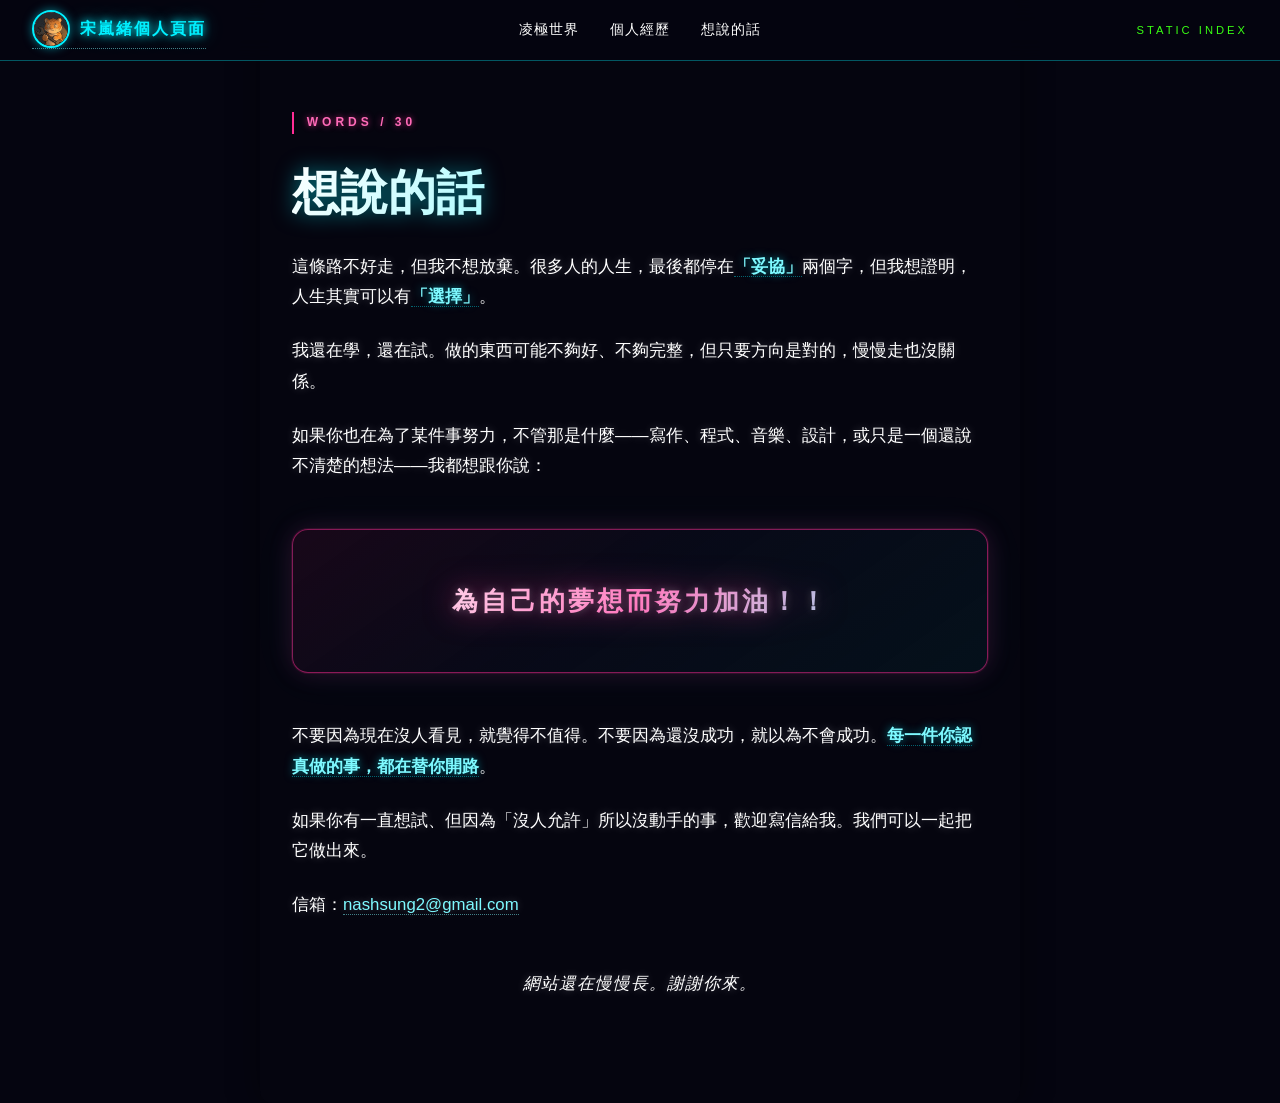
<file: pages/words.html>
<!doctype html>
<html lang="zh-Hant">
  <head>
    <meta name="site-nav-title" content="想說的話" />
    <meta name="site-nav-order" content="30" />
    <meta name="site-nav-visible" content="true" />
    <meta charset="utf-8" />
    <meta name="viewport" content="width=device-width, initial-scale=1" />
    <title>想說的話 — 宋嵐緒個人頁面</title>
    <link rel="icon" type="image/png" href="../assets/images/avatar-circle.png" />
    <link rel="stylesheet" href="../assets/css/site.css" />
    <style>
      :root {
        --neon-cyan: #00f0ff;
        --neon-magenta: #ff2d95;
        --neon-purple: #b967ff;
        --neon-green: #39ff14;
        --bg-deep: #050510;
        --border-glow: rgba(0, 240, 255, 0.35);
        --highlight-color: #7ef9ff;
        --ease-out-expo: cubic-bezier(0.22, 1, 0.36, 1);
        --ease-soft: cubic-bezier(0.4, 0, 0.2, 1);
      }
      * { box-sizing: border-box; }
      body {
        margin: 0;
        background: #050510;
        color: #ffffff;
        font-family: "Noto Sans TC", "微軟正黑體", "Microsoft JhengHei", sans-serif;
        line-height: 1.8;
        overflow-x: hidden;
      }
      .site-header {
        position: fixed;
        top: 0;
        left: 0;
        width: 100%;
        z-index: 100;
        background: rgba(5, 5, 16, 0.85);
        backdrop-filter: blur(12px);
        -webkit-backdrop-filter: blur(12px);
        border-bottom: 1px solid rgba(0, 240, 255, 0.35);
        padding: 0.6rem 2rem;
        display: flex;
        align-items: center;
        justify-content: center;
      }
      .site-brand {
        position: absolute;
        left: 2rem;
        display: flex;
        align-items: center;
        gap: 0.6rem;
        text-decoration: none;
        color: #00f0ff;
        font-weight: 700;
        letter-spacing: 2px;
        font-size: 1rem;
        text-shadow: 0 0 8px #00f0ff, 0 0 20px rgba(0, 240, 255, 0.4);
        transition: color 0.45s var(--ease-out-expo),
                    text-shadow 0.45s var(--ease-out-expo);
      }
      .site-brand:hover {
        text-shadow: 0 0 14px #00f0ff, 0 0 32px rgba(0, 240, 255, 0.65);
        color: #fff;
      }
      .site-brand-avatar {
        width: 38px;
        height: 38px;
        border-radius: 50%;
        object-fit: cover;
        border: 2px solid #00f0ff;
        box-shadow: 0 0 10px rgba(0, 240, 255, 0.5);
        flex-shrink: 0;
        transition: box-shadow 0.45s var(--ease-out-expo);
      }
      .site-brand:hover .site-brand-avatar {
        box-shadow: 0 0 16px rgba(0, 240, 255, 0.75);
      }
      .site-brand-text { white-space: nowrap; }
      .site-nav {
        display: flex;
        align-items: center;
        gap: 0.2rem;
        flex-wrap: wrap;
        justify-content: center;
      }
      .site-nav a {
        color: #ffffff;
        text-decoration: none;
        padding: 0.4rem 0.8rem;
        letter-spacing: 1px;
        font-size: 0.9rem;
        transition: color 0.35s var(--ease-out-expo),
                    border-color 0.35s var(--ease-out-expo),
                    text-shadow 0.35s var(--ease-out-expo),
                    background 0.35s var(--ease-out-expo);
        border: 1px solid transparent;
      }
      .site-nav a:hover,
      .site-nav a.active {
        color: #ffffff;
        border-color: #00f0ff;
        text-shadow: 0 0 8px #00f0ff;
        background: rgba(0, 240, 255, 0.12);
      }
      .site-status {
        position: absolute;
        right: 2rem;
        color: #39ff14;
        font-size: 0.7rem;
        letter-spacing: 3px;
        animation: pulse-status 2.8s var(--ease-soft) infinite;
        white-space: nowrap;
      }
      @keyframes pulse-status {
        0%, 100% {
          opacity: 1;
          text-shadow: 0 0 6px #39ff14, 0 0 12px rgba(57, 255, 20, 0.4);
        }
        50% {
          opacity: 0.45;
          text-shadow: none;
        }
      }
      .page-content {
        max-width: 760px;
        margin: 0 auto;
        padding: 7rem 2rem 5rem;
        background: rgba(5, 5, 16, 0.6);
        border-radius: 12px;
        box-shadow: 0 0 30px rgba(0, 0, 0, 0.5);
      }
      .page-kicker {
        color: #ff6bb8;
        font-size: 0.75rem;
        letter-spacing: 4px;
        text-transform: uppercase;
        border-left: 2px solid #ff2d95;
        padding-left: 0.8rem;
        font-weight: 600;
        text-shadow: 0 0 6px rgba(255, 45, 149, 0.7);
        margin-bottom: 1rem;
      }
      h1 {
        font-size: clamp(2rem, 5vw, 3rem);
        font-weight: 900;
        background: linear-gradient(120deg, #ffffff, #7ef9ff, #d4a5ff);
        -webkit-background-clip: text;
        background-clip: text;
        color: transparent;
        margin-bottom: 1rem;
        filter: drop-shadow(0 0 10px rgba(0, 240, 255, 0.5));
      }
      p {
        color: #ffffff;
        text-shadow: 0 0 8px rgba(255, 255, 255, 0.25);
        margin-bottom: 1.5rem;
        font-size: 1.05rem;
      }
      .highlight {
        color: #7ef9ff;
        font-weight: 700;
        text-shadow: 0 0 8px rgba(0, 240, 255, 0.5);
        border-bottom: 1px dotted rgba(0, 240, 255, 0.4);
      }
      a {
        color: #7ef9ff;
        text-decoration: none;
        border-bottom: 1px dotted rgba(126, 249, 255, 0.5);
        transition: color 0.35s var(--ease-out-expo),
                    text-shadow 0.35s var(--ease-out-expo);
      }
      a:hover {
        color: #ffffff;
        text-shadow: 0 0 10px #00f0ff;
      }

      /* ===== 精緻化加油區塊（無旋轉切割） ===== */
      .cheer-box {
        margin: 3rem 0;
        padding: 3rem 2rem;
        border: 1px solid rgba(255, 45, 149, 0.5);
        border-radius: 16px;
        background: linear-gradient(
          145deg,
          rgba(255, 45, 149, 0.08) 0%,
          rgba(10, 12, 28, 0.7) 45%,
          rgba(0, 240, 255, 0.05) 100%
        );
        text-align: center;
        position: relative;
        overflow: hidden;
        box-shadow:
          0 0 0 1px rgba(255, 45, 149, 0.12),
          0 0 25px rgba(255, 45, 149, 0.15),
          0 0 45px rgba(0, 240, 255, 0.06);
        animation: cheer-breathe 5s var(--ease-soft) infinite;
        transition: box-shadow 0.6s var(--ease-out-expo),
                    border-color 0.6s var(--ease-out-expo);
      }
      .cheer-box:hover {
        border-color: rgba(255, 45, 149, 0.7);
        box-shadow:
          0 0 0 1px rgba(255, 45, 149, 0.25),
          0 0 32px rgba(255, 45, 149, 0.25),
          0 0 55px rgba(0, 240, 255, 0.1);
      }
      @keyframes cheer-breathe {
        0%, 100% {
          box-shadow:
            0 0 0 1px rgba(255, 45, 149, 0.12),
            0 0 25px rgba(255, 45, 149, 0.15),
            0 0 45px rgba(0, 240, 255, 0.06);
        }
        50% {
          box-shadow:
            0 0 0 1px rgba(255, 45, 149, 0.22),
            0 0 32px rgba(255, 45, 149, 0.25),
            0 0 55px rgba(0, 240, 255, 0.12);
        }
      }
      .cheer-box p {
        margin: 0;
        font-size: 1.6rem;
        font-weight: 900;
        letter-spacing: 3px;
        background: linear-gradient(120deg, #ffffff, #ff6bb8, #7ef9ff);
        -webkit-background-clip: text;
        background-clip: text;
        color: transparent;
        position: relative;
        z-index: 1;
        filter: drop-shadow(0 0 15px rgba(255, 45, 149, 0.5));
      }

      /* 結尾 */
      .closing-text {
        margin-top: 3rem;
        text-align: center;
        font-style: italic;
        color: #ffffff;
        letter-spacing: 1px;
      }

      @media (max-width: 600px) {
        .site-header {
          position: relative;
          flex-direction: column;
          align-items: center;
          padding: 0.5rem 1rem;
          height: auto;
        }
        .site-brand {
          position: static;
          margin-bottom: 0.3rem;
        }
        .site-nav {
          width: 100%;
          justify-content: center;
          flex-wrap: wrap;
          gap: 0.2rem;
        }
        .site-nav a {
          padding: 0.3rem 0.6rem;
          font-size: 0.8rem;
          margin: 0;
        }
        .site-status {
          position: static;
          margin-top: 0.3rem;
        }
        .page-content {
          padding: 6rem 1.2rem 3rem;
          background: rgba(5, 5, 16, 0.8);
        }
        .cheer-box p {
          font-size: 1.3rem;
        }
      }
    </style>
  </head>
  <body>
    <header class="site-header" data-site-navigation>
      <a class="site-brand" href="/" aria-label="宋嵐緒個人頁面首頁">
        <img
          class="site-brand-avatar"
          src="../assets/images/avatar-circle.png"
          alt="宋嵐緒的角色插圖"
        />
        <span class="site-brand-text">宋嵐緒個人頁面</span>
      </a>
      <nav class="site-nav" aria-label="網站導覽" data-navigation-list></nav>
      <span class="site-status">STATIC INDEX</span>
    </header>
    <main class="page-content">
      <p class="page-kicker">WORDS / 30</p>
      <h1>想說的話</h1>
      <p>
        這條路不好走，但我不想放棄。很多人的人生，最後都停在<span class="highlight">「妥協」</span>兩個字，但我想證明，人生其實可以有<span class="highlight">「選擇」</span>。
      </p>
      <p>
        我還在學，還在試。做的東西可能不夠好、不夠完整，但只要方向是對的，慢慢走也沒關係。
      </p>
      <p>
        如果你也在為了某件事努力，不管那是什麼——寫作、程式、音樂、設計，或只是一個還說不清楚的想法——我都想跟你說：
      </p>
      <!-- 加油區塊 -->
      <div class="cheer-box">
        <p>為自己的夢想而努力加油！！</p>
      </div>
      <p>
        不要因為現在沒人看見，就覺得不值得。不要因為還沒成功，就以為不會成功。<span class="highlight">每一件你認真做的事，都在替你開路</span>。
      </p>
      <p>
        如果你有一直想試、但因為「沒人允許」所以沒動手的事，歡迎寫信給我。我們可以一起把它做出來。
      </p>
      <p>
        信箱：<a href="mailto:nashsung2@gmail.com">nashsung2@gmail.com</a>
      </p>
      <p class="closing-text">
        網站還在慢慢長。謝謝你來。
      </p>
    </main>
    <script src="../assets/js/nav.js"></script>
  </body>
</html>
</file>
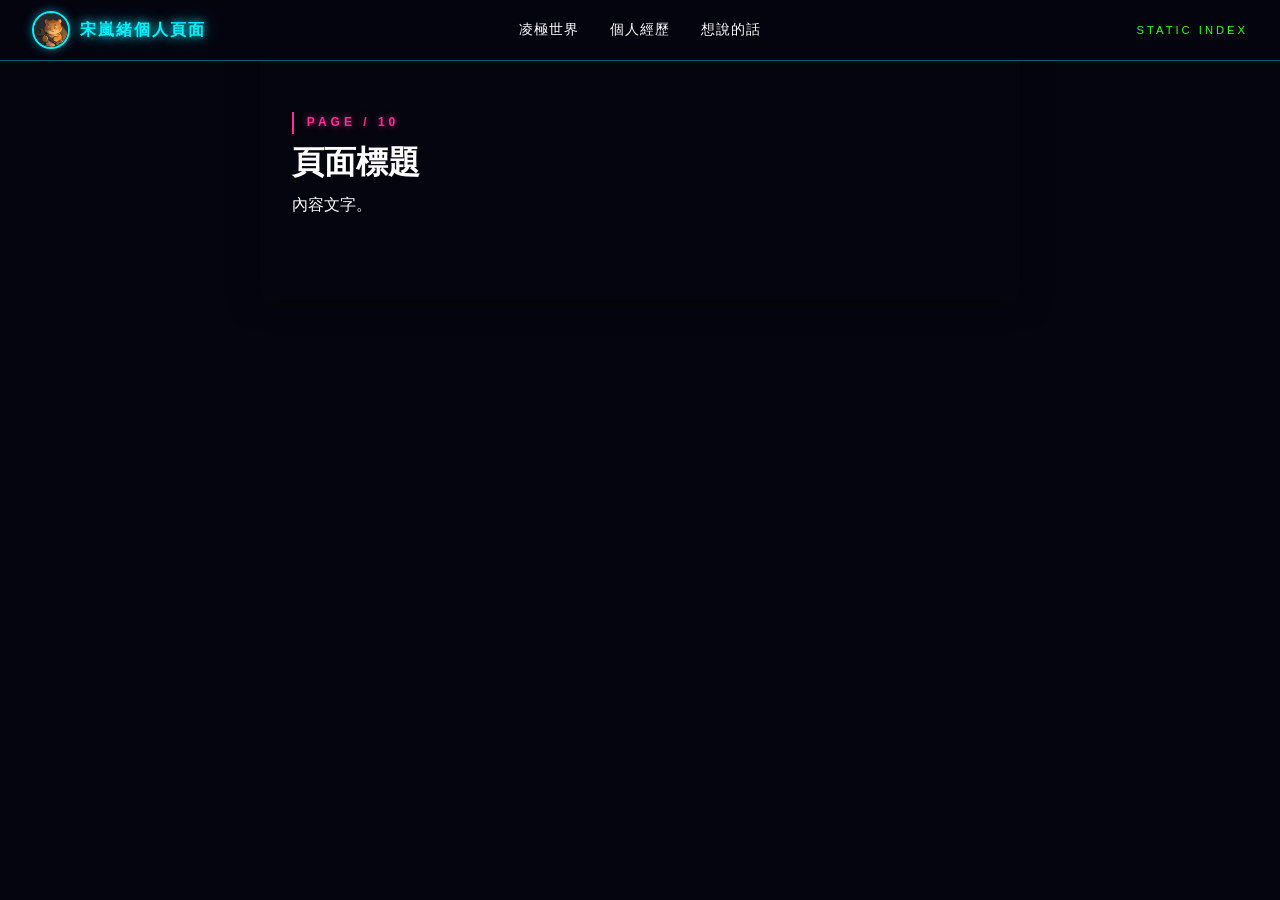
<file: templates/page-template.html>
<!doctype html>
<html lang="zh-Hant">
  <head>
    <!-- 導覽列設定：三個都請填寫。 -->
    <meta name="site-nav-title" content="頁面名稱" />
    <meta name="site-nav-order" content="10" />
    <meta name="site-nav-visible" content="true" />

    <meta charset="utf-8" />
    <meta name="viewport" content="width=device-width, initial-scale=1" />
    <title>頁面名稱 — Nash Pages</title>
    <link rel="stylesheet" href="../assets/css/site.css" />
  </head>
  <body>
    <!-- 請保留以下導覽列，不需要自行新增選單連結。 -->
    <header class="site-header" data-site-navigation>
      <a class="site-brand" href="/" aria-label="宋嵐緒個人頁面首頁">
        <img
          class="site-brand-avatar"
          src="../assets/images/avatar-circle.png"
          alt="宋嵐緒的角色插圖"
        />
        <span class="site-brand-text">宋嵐緒個人頁面</span>
      </a>
      <nav class="site-nav" aria-label="網站導覽" data-navigation-list></nav>
      <span class="site-status">STATIC INDEX</span>
    </header>

    <!-- 從這裡開始寫你的內容。 -->
    <main class="page-content">
      <p class="page-kicker">PAGE / 10</p>
      <h1>頁面標題</h1>
      <p>內容文字。</p>
    </main>

    <!-- 請保留這行，它會讀取自動排序的導覽列。 -->
    <script src="../assets/js/nav.js"></script>
  </body>
</html>
</file>
<file: assets/css/site.css>
/* ========================================
   Nash Pages — 全站基礎樣式
   適用：首頁與所有 pages/ 子頁面
   ======================================== */

:root {
  --neon-cyan: #00f0ff;
  --neon-magenta: #ff2d95;
  --neon-purple: #b967ff;
  --neon-green: #39ff14;
  --bg-deep: #050510;
  --text-bright: #ffffff;
  --text-dim: #c5cde8;
}

* {
  box-sizing: border-box;
  margin: 0;
  padding: 0;
}

html {
  scroll-behavior: smooth;
}

body {
  background: var(--bg-deep);
  color: var(--text-bright);
  font-family: "Noto Sans TC", "微軟正黑體", "Microsoft JhengHei", sans-serif;
  line-height: 1.8;
  overflow-x: hidden;
}

/* ========================================
   導覽列
   ======================================== */
.site-header {
  position: fixed;
  top: 0;
  left: 0;
  width: 100%;
  z-index: 100;
  background: rgba(5, 5, 16, 0.85);
  backdrop-filter: blur(12px);
  -webkit-backdrop-filter: blur(12px);
  border-bottom: 1px solid rgba(0, 240, 255, 0.4);
  padding: 0.6rem 2rem;
  display: flex;
  align-items: center;
  justify-content: center;
}

.site-brand {
  position: absolute;
  left: 2rem;
  display: flex;
  align-items: center;
  gap: 0.6rem;
  text-decoration: none;
  color: var(--neon-cyan);
  font-weight: 700;
  letter-spacing: 2px;
  font-size: 1rem;
  text-shadow: 0 0 8px var(--neon-cyan), 0 0 20px rgba(0, 240, 255, 0.4);
  transition: all 0.3s;
}

.site-brand:hover {
  text-shadow: 0 0 12px var(--neon-cyan), 0 0 30px rgba(0, 240, 255, 0.7);
  color: var(--text-bright);
}

.site-brand-avatar {
  width: 38px;
  height: 38px;
  border-radius: 50%;
  object-fit: cover;
  border: 2px solid var(--neon-cyan);
  box-shadow: 0 0 10px rgba(0, 240, 255, 0.5);
  flex-shrink: 0;
}

.site-brand-text {
  white-space: nowrap;
}

.site-nav {
  display: flex;
  align-items: center;
  gap: 0.2rem;
  flex-wrap: wrap;
  justify-content: center;
}

.site-nav a {
  color: var(--text-bright);
  text-decoration: none;
  padding: 0.4rem 0.8rem;
  letter-spacing: 1px;
  font-size: 0.9rem;
  transition: all 0.3s;
  border: 1px solid transparent;
}

.site-nav a:hover,
.site-nav a.active {
  color: var(--neon-cyan);
  border-color: var(--neon-cyan);
  text-shadow: 0 0 6px var(--neon-cyan);
  background: rgba(0, 240, 255, 0.1);
}

.site-status {
  position: absolute;
  right: 2rem;
  color: var(--neon-green);
  font-size: 0.7rem;
  letter-spacing: 3px;
  animation: pulse-status 2s ease-in-out infinite;
  white-space: nowrap;
}

@keyframes pulse-status {
  0%, 100% {
    opacity: 1;
    text-shadow: 0 0 4px var(--neon-green);
  }
  50% {
    opacity: 0.5;
    text-shadow: none;
  }
}

/* ========================================
   內容區域
   ======================================== */
.page-content {
  max-width: 760px;
  margin: 0 auto;
  padding: 7rem 2rem 5rem;
  background: rgba(5, 5, 16, 0.6);
  border-radius: 12px;
  box-shadow: 0 0 30px rgba(0, 0, 0, 0.5);
}

/* ========================================
   文字顏色
   核心修正：繼承 body 的顏色，不強制白色
   這樣深色底的頁面可以自行設定 body 顏色
   ======================================== */
h1, h2, h3, h4, h5, h6,
p, span, li, div, a,
label, strong, em, blockquote {
  color: inherit;
}

.page-kicker {
  color: var(--neon-magenta);
  font-size: 0.75rem;
  letter-spacing: 4px;
  text-transform: uppercase;
  border-left: 2px solid var(--neon-magenta);
  padding-left: 0.8rem;
  font-weight: 600;
  text-shadow: 0 0 6px rgba(255, 45, 149, 0.7);
}

a {
  color: var(--neon-cyan);
  text-decoration: none;
  transition: all 0.3s;
}

a:hover {
  color: var(--text-bright);
  text-shadow: 0 0 8px var(--neon-cyan);
}

/* ========================================
   手機版導覽列
   ======================================== */
@media (max-width: 600px) {
  .site-header {
    position: relative;
    flex-direction: column;
    align-items: center;
    padding: 0.5rem 1rem;
    height: auto;
  }

  .site-brand {
    position: static;
    margin-bottom: 0.3rem;
  }

  .site-nav {
    width: 100%;
    justify-content: center;
    flex-wrap: wrap;
    gap: 0.2rem;
  }

  .site-nav a {
    padding: 0.3rem 0.6rem;
    font-size: 0.8rem;
    margin: 0;
  }

  .site-status {
    position: static;
    margin-top: 0.3rem;
  }

  .page-content {
    padding: 6rem 1.2rem 3rem;
    background: rgba(5, 5, 16, 0.8);
  }
}
</file>
